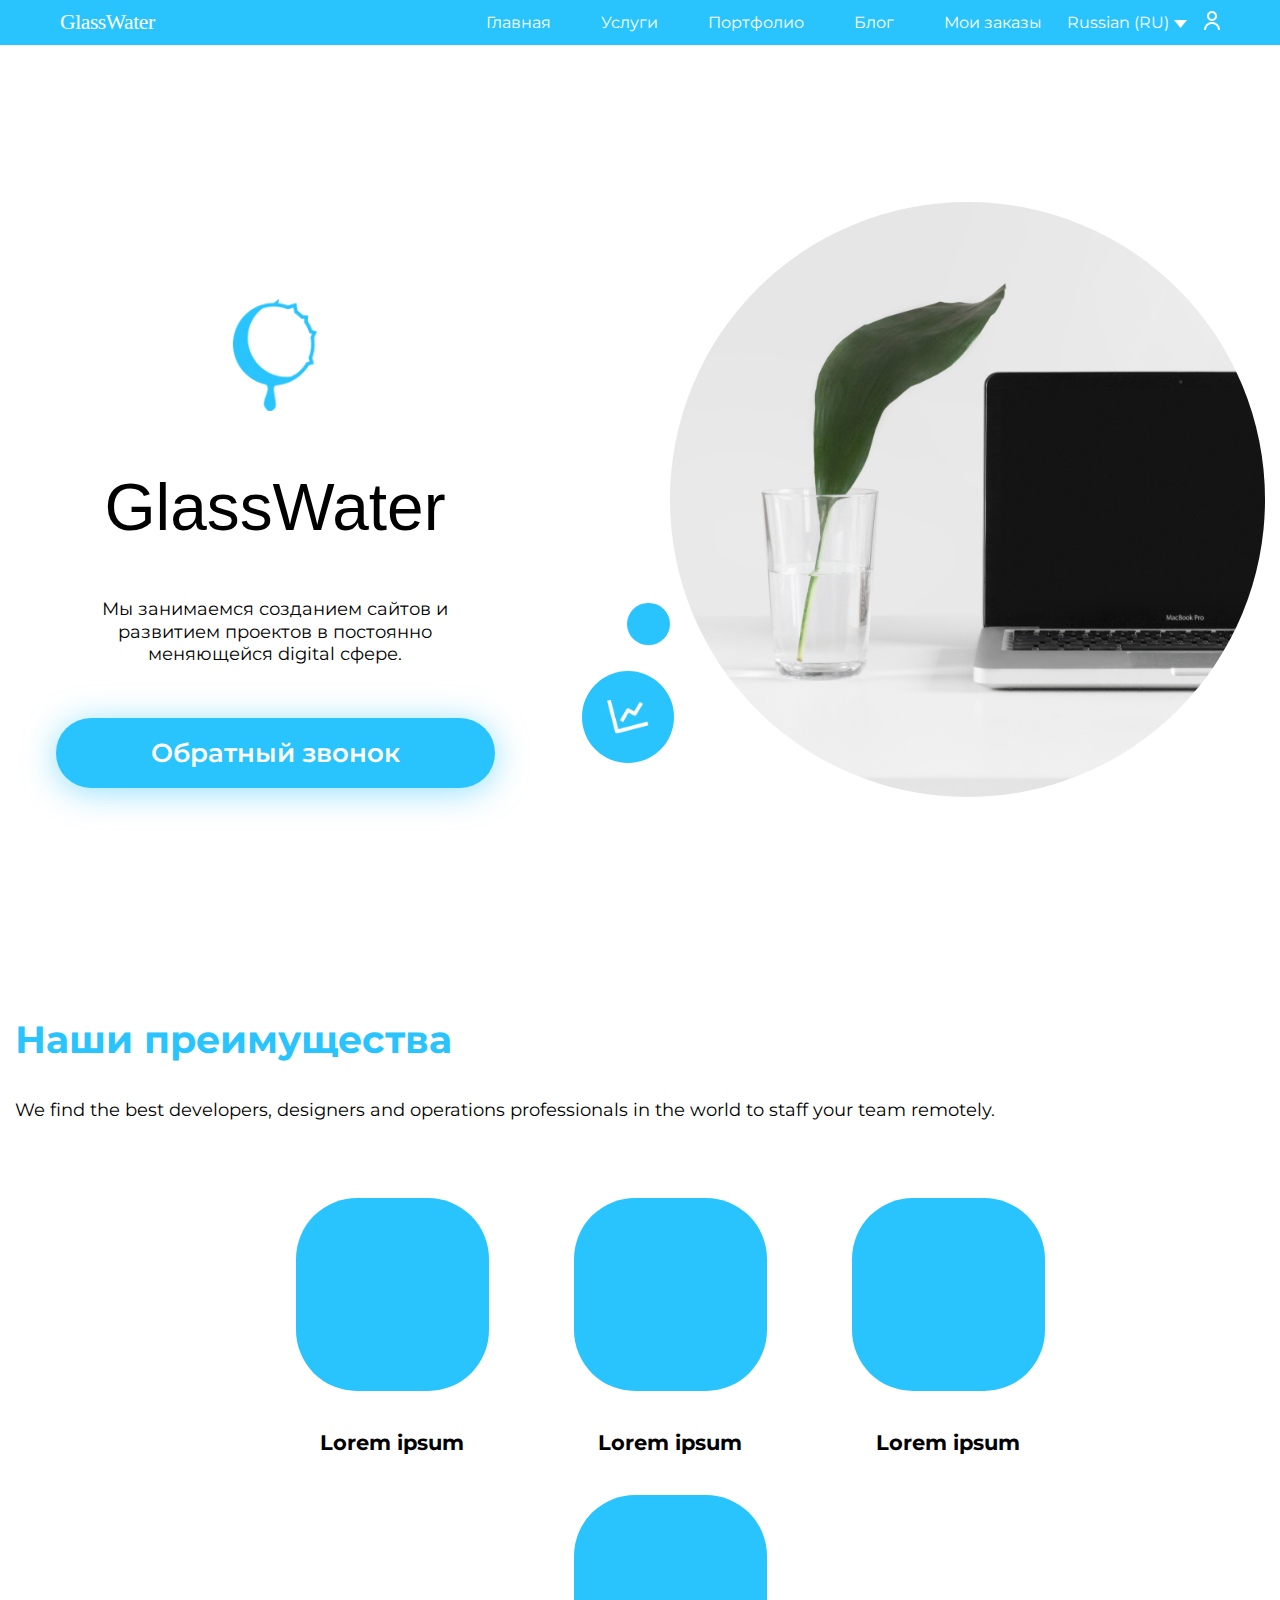
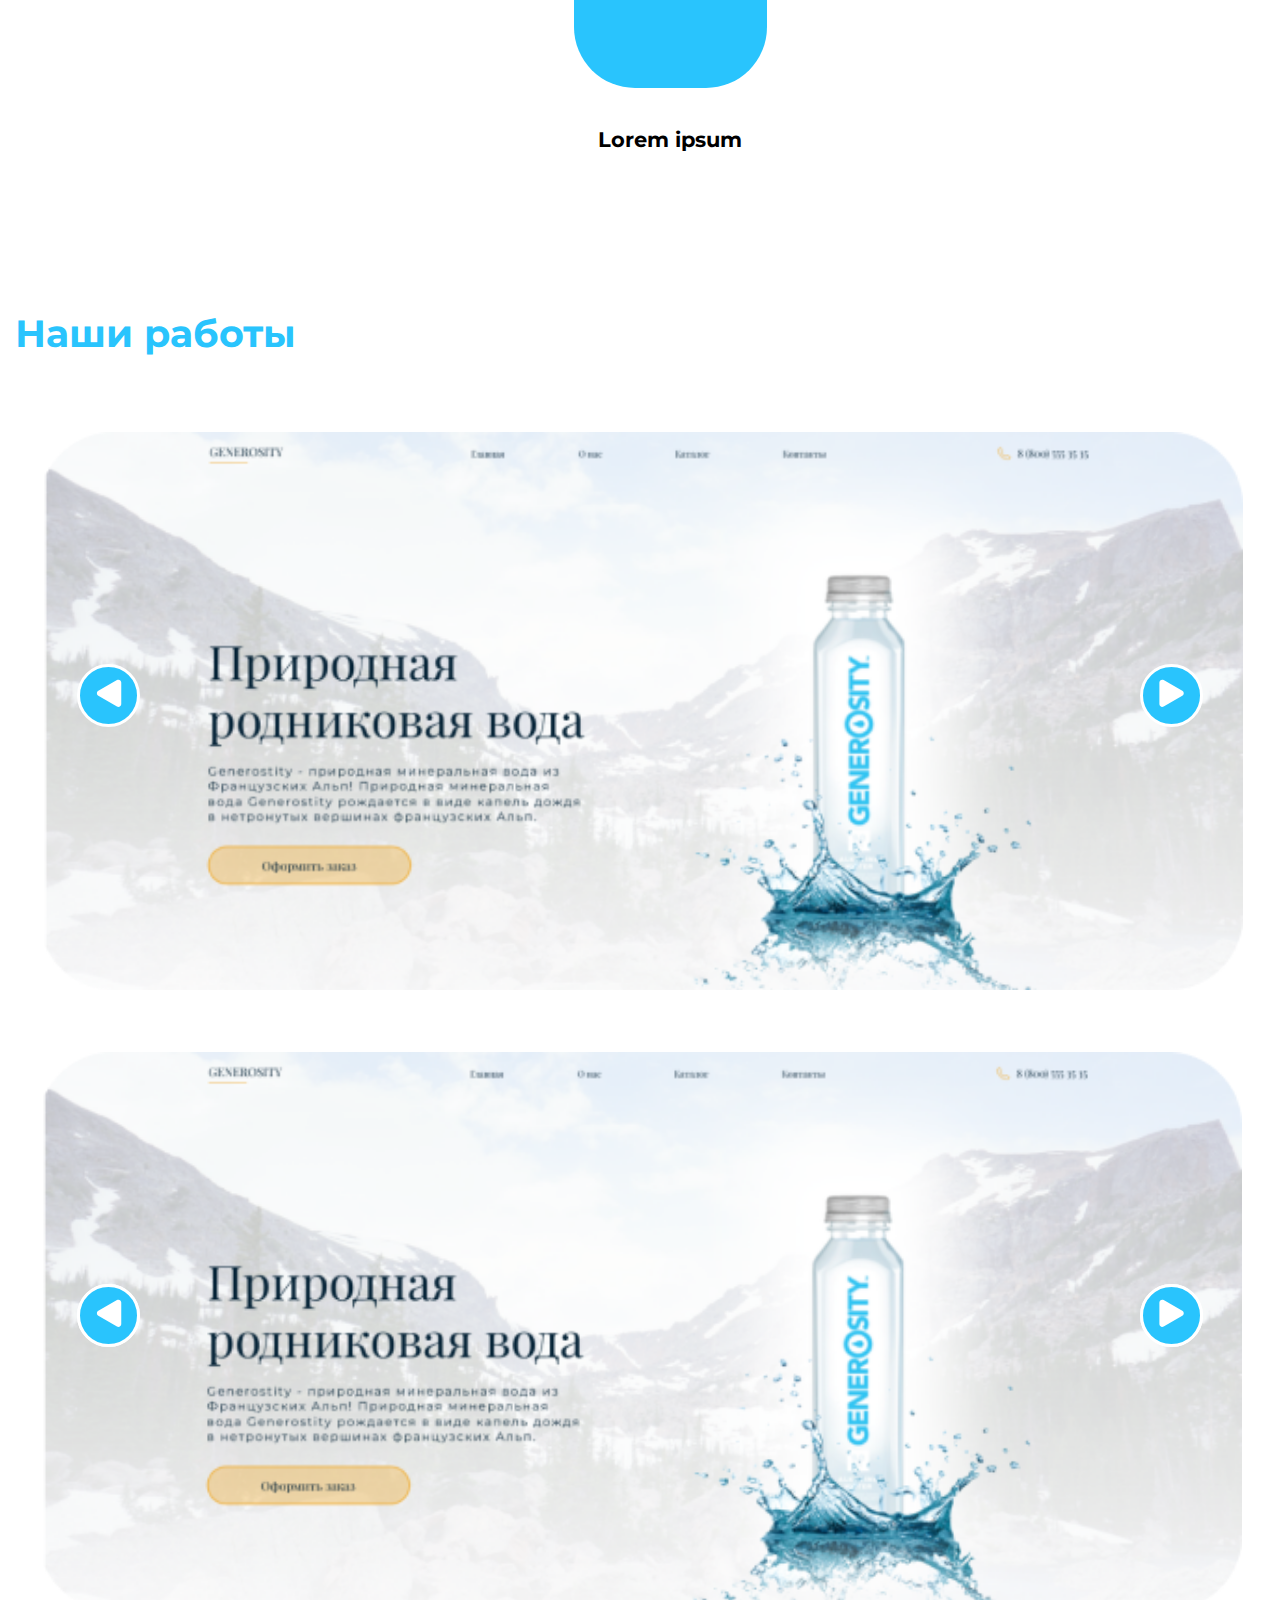
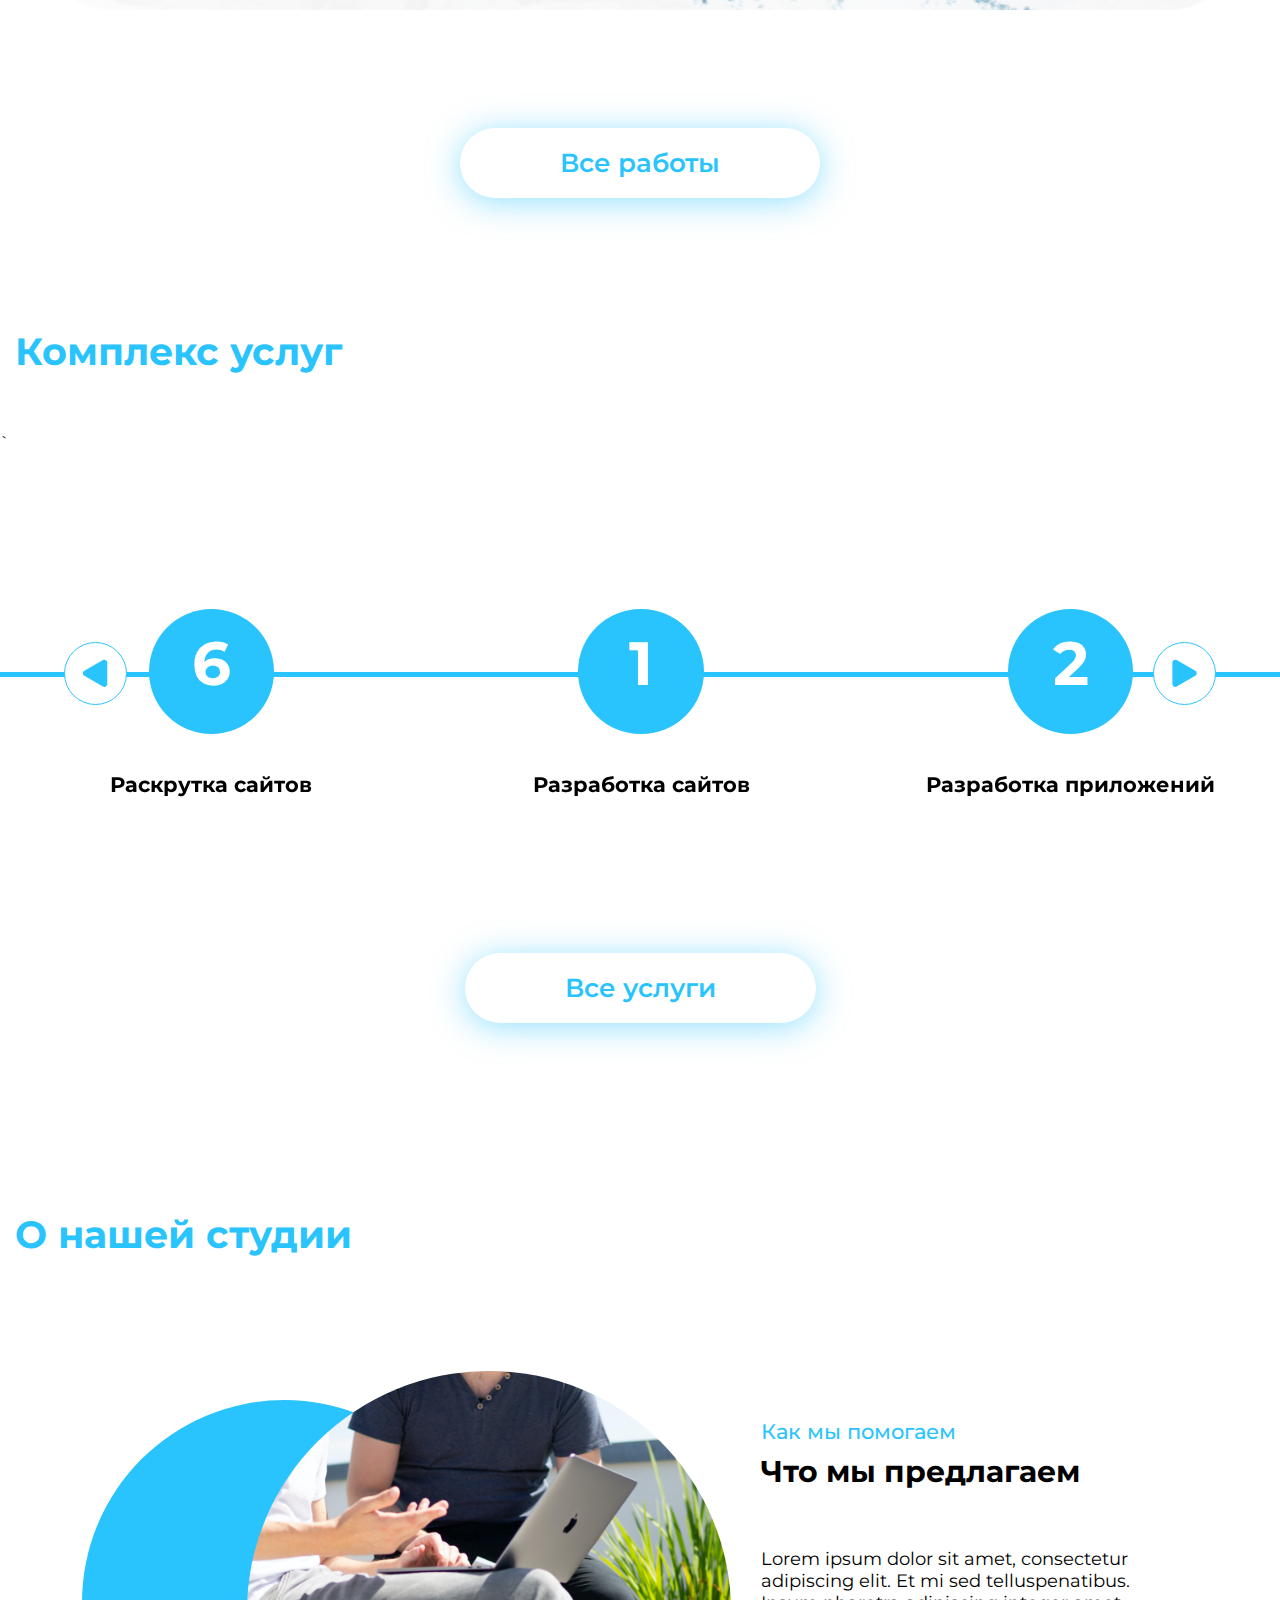
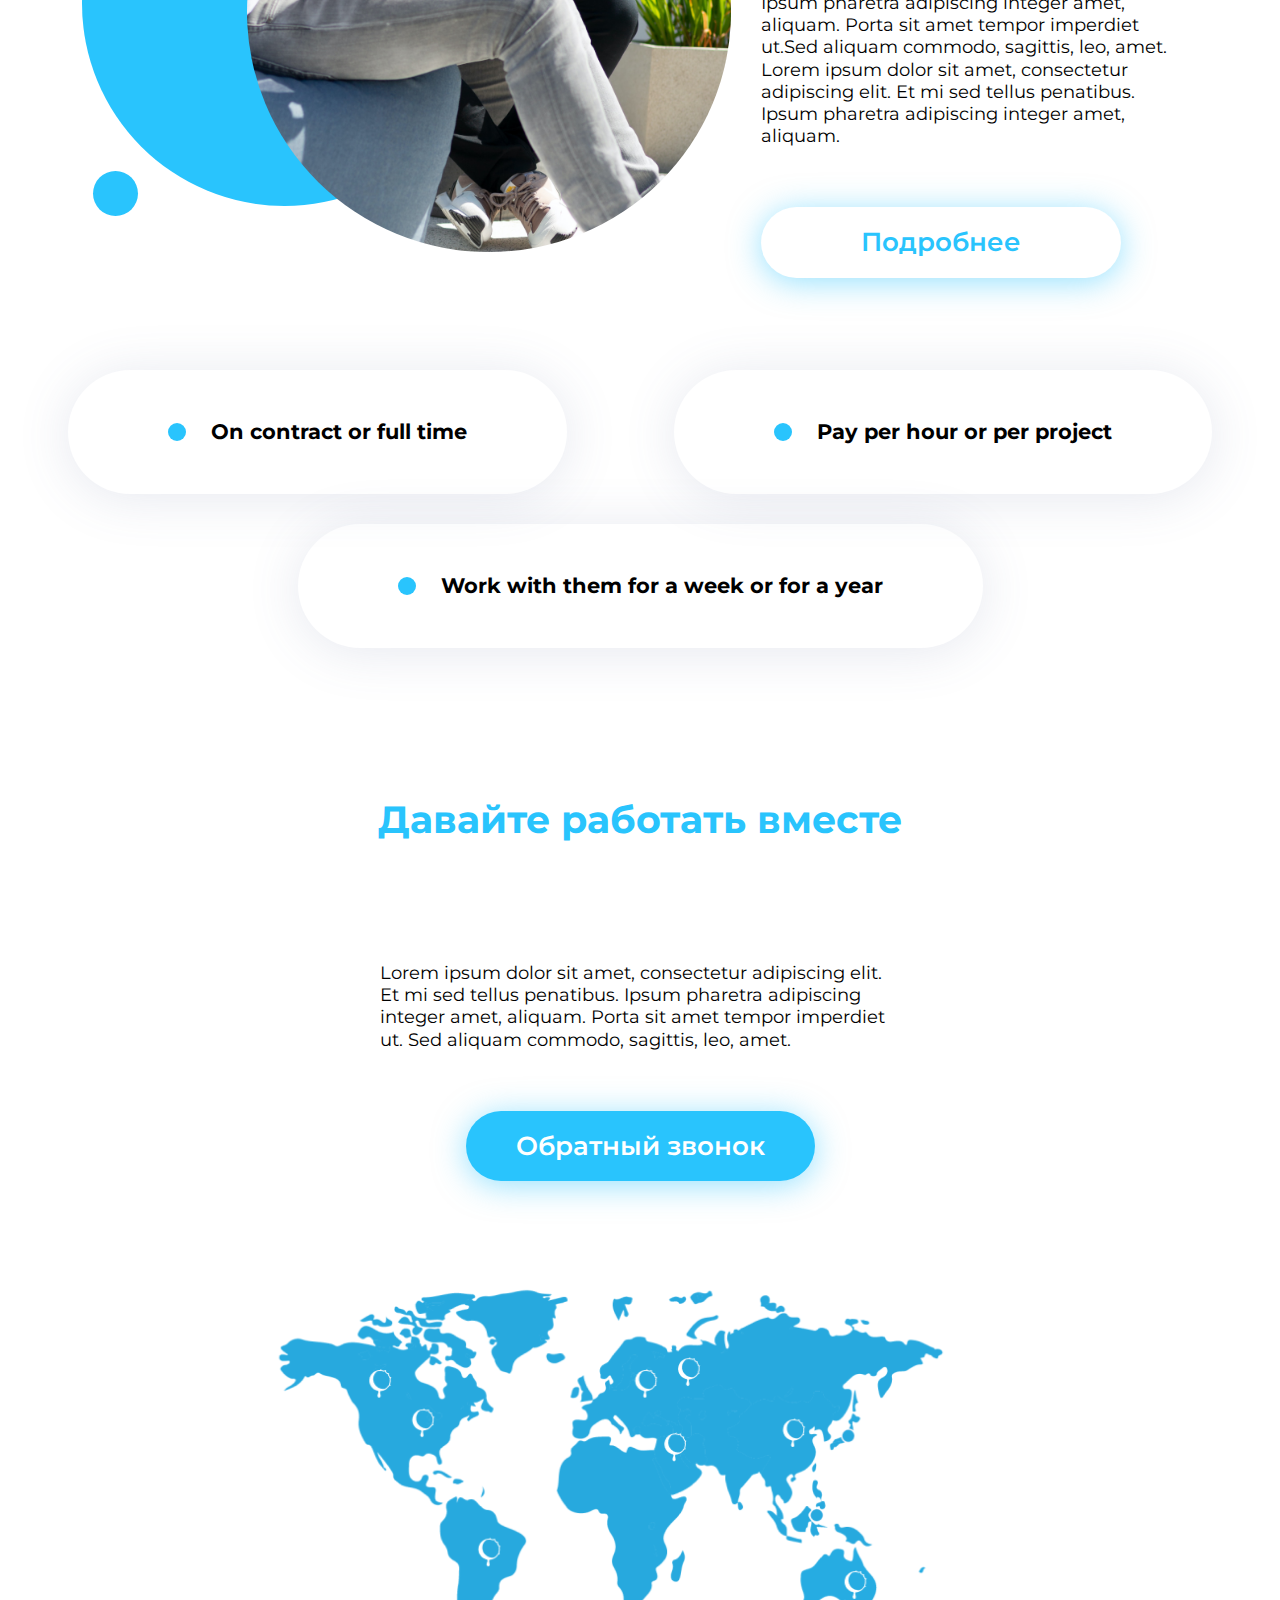
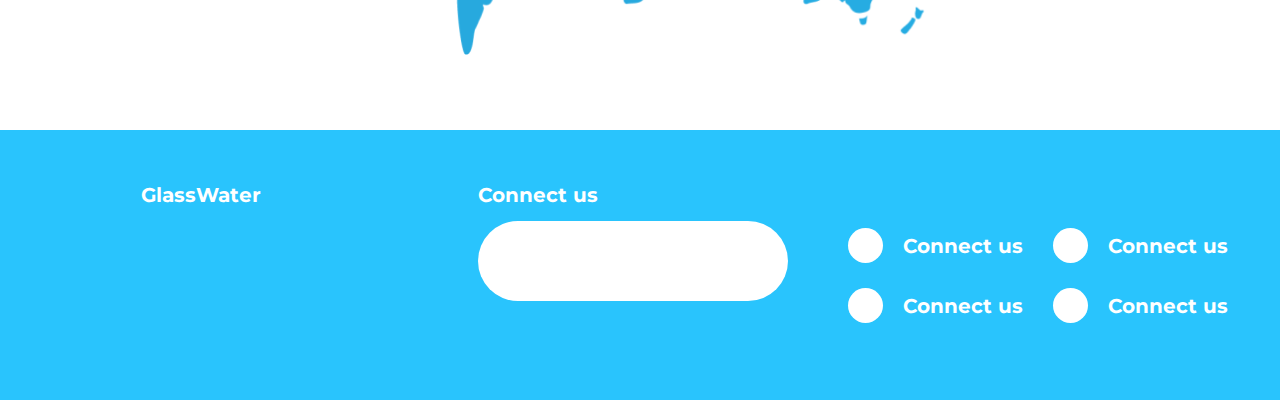
<file: index.html>
<!DOCTYPE html>
<html lang="en">
<head>
    <meta charset="UTF-8">
    <meta http-equiv="X-UA-Compatible" content="IE=edge">
    <meta name="viewport" content="width=device-width, initial-scale=1.0">
    <title>Glasswater</title>
    <link href="https://fonts.googleapis.com/css2?family=Montserrat:wght@400;500;600;700&display=swap" rel="stylesheet">  
    
      <link rel="stylesheet" href="./css/normalize.css">
    <link rel="stylesheet" href="./css/style.css">
    <link rel="stylesheet" href="./css/home.css">
</head>
<body>
    <header class="header">

    <div class="header__left">
        <a href="./index.html" class="header__logo">GlassWater</a>
    </div>
    <div class="header__right">
        <div class="header__menu">
                <ul class="menu __hidden-menu display-none_mob" id="__menu">
                    <li class="menu__list"><a href="./index.html" class="menu__link">Главная</a></li>
                    <li class="menu__list"><a href="./services.html" class="menu__link">Услуги</a></li>
                    <li class="menu__list"><a href="./portfolio.html" class="menu__link">Портфолио</a></li>
                    <li class="menu__list"><a href="./blog.html" class="menu__link">Блог</a></li>
                    <li class="menu__list"><a href="./order.html" class="menu__link">Мои заказы</a></li>
                </ul>
        </div>

        <div class="header__lang">Russian (RU)</div>


        <div class="header__user">
            <a href="./account.html"> <img src="./img/user.png" alt="user"> </a>
        </div>
        <div class="burger" id="__burger">
            <span id="__burger-item-1" class="burger__item "></span>
            <span id="__burger-item-2" class="burger__item"></span>
            <span id="__burger-item-3" class="burger__item"></span>
        </div>
    </div>
</header>
    <section class="main">
        <div class="container">
            <div class="hero">
                <div class="hero__left">
                    <div class="hero__logo">
                        <img src="./img/hero-logo.png" alt="GlassWater">
                    </div>
                    <h1 class="hero__title">
                        GlassWater
                    </h1>
                    <p class="text text_hero">
                        Мы занимаемся созданием сайтов и развитием проектов в постоянно меняющейся digital сфере.
                    </p>
                    <a class="button button_callback button_hero">
                        Обратный звонок
                    </a>
                </div>
                <div class="hero__right">
                    <div class="hero__image">
                        <img src="./img/hero-pc.png" alt="GlassWater-image">
                    </div>
                </div>
            </div>
        </div>
        <section class="container">
            <div class="privilege">
                <h2 class="title">Наши преимущества</h2>
                <p class="text text_privilege">We find the best developers, designers and operations professionals in the
                    world to staff your team remotely.</p>
                <div class="privilege__row">
                    <article class="privilege__item">
                        <div class="privilege__image">
                        </div>
                        <h3 class="subtitle subtitle_privilege">Lorem ipsum</h3>
                    </article>
                    <article class="privilege__item">
                        <div class="privilege__image">

                        </div>
                        <h3 class="subtitle subtitle_privilege">Lorem ipsum</h3>
                    </article>
                    <article class="privilege__item">
                        <div class="privilege__image">

                        </div>
                        <h3 class="subtitle subtitle_privilege">Lorem ipsum</h3>
                    </article>
                    <article class="privilege__item">
                        <div class="privilege__image">

                        </div>
                        <h3 class="subtitle subtitle_privilege">Lorem ipsum</h3>
                    </article>
                </div>

            </div>
        </section>
        <section class="works">
            <div class="container"><h2 class="title">Наши работы</h2></div>
            <div class="works__container_outer">
                <div class="works__slider">
                    <div class="glide works__glide_top">
                        <div class="glide__track" data-glide-el="track">
                            <ul class="glide__slides">
                                <li class="glide__slide">
                                    <article class="works__item">
                                        <img src="./img/works-1.png" alt="">
                                    </article>
                                </li>
                                <li class="glide__slide">
                                    <article class="works__item">
                                        <img src="./img/works-2.png" alt="">
                                    </article>
                                </li>
                                <li class="glide__slide">
                                    <article class="works__item">
                                        <img src="./img/works-3.png" alt="">
                                    </article>
                                </li>
                            </ul>
                        </div>
                        <div class="glide__arrows" data-glide-el="controls">
                            <button class="glide__arrow glide__arrow--left" data-glide-dir="<">
                                <svg width="26" height="30" viewBox="0 0 26 30" fill="none" xmlns="http://www.w3.org/2000/svg">
                                    <path d="M1.5 17.5981C-0.499997 16.4434 -0.500001 13.5566 1.5 12.4019L21 1.1436C23 -0.0111057 25.5 1.43227 25.5 3.74167L25.5 26.2583C25.5 28.5677 23 30.0111 21 28.8564L1.5 17.5981Z" fill="white"/>
                                </svg>
                            </button>
                            <button class="glide__arrow glide__arrow--right" data-glide-dir=">">
                                <svg width="26" height="30" viewBox="0 0 26 30" fill="none" xmlns="http://www.w3.org/2000/svg">
                                    <path d="M24.5 17.5981C26.5 16.4434 26.5 13.5566 24.5 12.4019L5.00001 1.1436C3.00001 -0.0111057 0.500001 1.43227 0.500001 3.74167L0.5 26.2583C0.5 28.5677 3 30.0111 5 28.8564L24.5 17.5981Z" fill="white"/>
                                </svg>

                            </button>
                        </div>
                    </div>
                </div>

            </div>
            <div class="works__container_outer">
                <div class="works__slider">
                    <div class="glide works__glide_bottom">
                        <div class="glide__track glide__track_bottom" data-glide-el="track">
                            <ul class="glide__slides">
                                <li class="glide__slide">
                                    <article class="works__item works__item_bottom">
                                        <img src="./img/works-3.png" alt="">
                                    </article>
                                </li>
                                <li class="glide__slide">
                                    <article class="works__item works__item_bottom">
                                        <img src="./img/works-1.png" alt="">
                                    </article>
                                </li>
                                <li class="glide__slide">
                                    <article class="works__item works__item_bottom">
                                        <img src="./img/works-2.png" alt="">
                                    </article>
                                </li>
                            </ul>
                        </div>
                        <div class="glide__arrows" data-glide-el="controls">
                            <button class="glide__arrow glide__arrow--left" data-glide-dir="<"></button>
                            <button class="glide__arrow glide__arrow--right" data-glide-dir=">"></button>
                        </div>
                        <div class="glide__arrows" data-glide-el="controls">
                            <button class="glide__arrow glide__arrow--left" data-glide-dir="<">
                                <svg width="26" height="30" viewBox="0 0 26 30" fill="none" xmlns="http://www.w3.org/2000/svg">
                                    <path d="M1.5 17.5981C-0.499997 16.4434 -0.500001 13.5566 1.5 12.4019L21 1.1436C23 -0.0111057 25.5 1.43227 25.5 3.74167L25.5 26.2583C25.5 28.5677 23 30.0111 21 28.8564L1.5 17.5981Z" fill="white"/>
                                </svg>
                            </button>
                            <button class="glide__arrow glide__arrow--right" data-glide-dir=">">
                                <svg width="26" height="30" viewBox="0 0 26 30" fill="none" xmlns="http://www.w3.org/2000/svg">
                                    <path d="M24.5 17.5981C26.5 16.4434 26.5 13.5566 24.5 12.4019L5.00001 1.1436C3.00001 -0.0111057 0.500001 1.43227 0.500001 3.74167L0.5 26.2583C0.5 28.5677 3 30.0111 5 28.8564L24.5 17.5981Z" fill="white"/>
                                </svg>

                            </button>
                        </div>
                    </div>
                </div>
            </div>
            <div class="works__bottom">
                <a href="./portfolio.html" class="button button_white">Все работы</a>
            </div>
        </section>
        <section class="services">
            <div class="container">
                <h2 class="title">Комплекс услуг</h2>
            </div>
            `        <div class="services__inner">
            <div class="services__slider_outer">
                <div class="services__slider_inner">
                    <div class="glide services__glide">
                        <div class="glide__track" data-glide-el="track">
                            <ul class="glide__slides">
                                <li class="glide__slide services__slide">
                                    <div class="services__item">
                                            <span class="services__number">
                                                1
                                            </span>
                                        <h3 class="subtitle subtitle_services">Разработка сайтов</h3>
                                    </div>
                                </li>
                                <li class="glide__slide services__slide">
                                    <div class="services__item">
                                            <span class="services__number">
                                                2
                                            </span>
                                        <h3 class="subtitle subtitle_services">Разработка приложений</h3>
                                    </div>
                                </li>
                                <li class="glide__slide services__slide">
                                    <div class="services__item">
                                            <span class="services__number">
                                                3
                                            </span>
                                        <h3 class="subtitle subtitle_services">Раскрутка сайтов</h3>
                                    </div>
                                </li>
                                <li class="glide__slide services__slide">
                                    <div class="services__item">
                                            <span class="services__number">
                                                4
                                            </span>
                                        <h3 class="subtitle subtitle_services">Разработка сайтов</h3>
                                    </div>
                                </li>
                                <li class="glide__slide services__slide">
                                    <div class="services__item">
                                        <span class="services__number">
                                                5
                                            </span>
                                        <h3 class="subtitle subtitle_services">Разработка приложений</h3>
                                    </div>
                                </li>
                                <li class="glide__slide services__slide">
                                    <div class="services__item">
                                            <span class="services__number">
                                                6
                                            </span>
                                        <h3 class="subtitle subtitle_services">Раскрутка сайтов</h3>
                                    </div>
                                </li>
                            </ul>
                        </div>
                        <div class="glide__arrows" data-glide-el="controls">
                            <button class="services__arrow services__arrow_left glide__arrow" data-glide-dir="<">
                                <svg width="30" height="30" viewBox="0 0 26 30" fill="none" xmlns="http://www.w3.org/2000/svg">
                                    <path d="M1.5 17.5981C-0.499997 16.4434 -0.500001 13.5566 1.5 12.4019L21 1.1436C23 -0.0111057 25.5 1.43227 25.5 3.74167L25.5 26.2583C25.5 28.5677 23 30.0111 21 28.8564L1.5 17.5981Z" fill="#29C4FD"/>
                                </svg>
                            </button>
                            <button class="services__arrow services__arrow_right glide__arrow" data-glide-dir=">">
                                <svg width="30" height="30" viewBox="0 0 26 30" fill="none" xmlns="http://www.w3.org/2000/svg">
                                    <path d="M24.5 17.5981C26.5 16.4434 26.5 13.5566 24.5 12.4019L5.00001 1.1436C3.00001 -0.0111057 0.500001 1.43227 0.500001 3.74167L0.5 26.2583C0.5 28.5677 3 30.0111 5 28.8564L24.5 17.5981Z" fill="#29C4FD"/>
                                </svg>

                            </button>
                        </div>
                    </div>
                </div>

            </div>
            <div class="services__bottom">
                <a href="./services.html" class="button button_white">Все услуги</a>
            </div>
        </div>
        </section>
        <section class="container">
            <div class="about">
                <h2 class="title">О нашей студии</h2>
                <div class="about__inner">
                    <div class="about__left">
                        <div class="about__image">
                            <img src="./img/about-image.png" alt="about">
                        </div>
                    </div>
                    <div class="about__right">
                        <h3 class="subtitle subtitle_about">Как мы помогаем</h3>
                        <h2 class="about__title">Что мы предлагаем</h2>
                        <p class="text text_about">Lorem ipsum dolor sit amet, consectetur adipiscing elit. Et mi sed
                            telluspenatibus. Ipsum pharetra adipiscing integer amet, aliquam. Porta sit amet tempor
                            imperdiet
                            ut.Sed
                            aliquam commodo, sagittis, leo, amet. Lorem ipsum dolor sit amet, consectetur adipiscing elit.
                            Et mi
                            sed tellus penatibus. Ipsum pharetra adipiscing integer amet, aliquam. </p>
                        <a class="button button_white">
                            Подробнее
                        </a>
                    </div>
                </div>
                <div class="about__bottom">
                    <div class="about__row">
                        <div class="about__item">
                            <div class="about__circle">

                            </div>
                            <h3 class="subtitle">On contract or full time </h3>
                        </div>
                        <div class="about__item">
                            <div class="about__circle">

                            </div>
                            <h3 class="subtitle">Pay per hour or per project
                            </h3>
                        </div>
                    </div>
                    <div class="about__row">
                        <div class="about__item">
                            <div class="about__circle">

                            </div>
                            <h3 class="subtitle">Work with them for a week or for a year</h3>
                        </div>

                    </div>
                </div>
            </div>
        </section>
        <section class="contacts ">
            <div class="container"><h2 class="title">Давайте работать вместе</h2>
            </div>
            <div class="contacts__inner">
                <div class="contacts__left">
                    <p class="text text_contacts">Lorem ipsum dolor sit amet, consectetur adipiscing elit. Et mi sed tellus
                        penatibus. Ipsum pharetra adipiscing integer amet, aliquam. Porta sit amet tempor imperdiet ut. Sed
                        aliquam commodo, sagittis, leo, amet.
                    </p>
                    <a class="button button_callback button_contacts">Обратный звонок</a>
                    <div class="contacts__image">
                        <img src="./img/map.png" alt="">
                    </div>
                </div>
                <div class="contacts__right">
                    <div class="contacts__background">
                        <img src="./img/contacts-bg.png" alt="">
                        <h2 class="title title_contacts">Работаем по всему миру</h2>
                    </div>
                </div>
            </div>

        </section>
    </section>

    <footer class="footer">
        <div class="footer__left">
            <div class="footer__logo">GlassWater</div>
            <div class="footer__year"><?php echo $year; ?></div>
        </div>
        <div class="footer__right">
            <div class="footer__info">
                <span class="footer__text">Connect us</span>
                <div class="footer__button"></div>
            </div>
            <div class="footer__column">
                <div class="footer__row">
                    <div class="footer__image"></div>
                    <span class="footer__text">Connect us</span>
                </div>
                <div class="footer__row">
                    <div class="footer__image"></div>
                    <span class="footer__text">Connect us</span>
                </div>
            </div>
            <div class="footer__column">
                <div class="footer__row">
                    <div class="footer__image"></div>
                    <span class="footer__text">Connect us</span>
                </div>
                <div class="footer__row">
                    <div class="footer__image"></div>
                    <span class="footer__text">Connect us</span>
                </div>
            </div>
        </div>
    </footer>

    <script src="./js/glide/dist/glide.min.js"></script>
    <script src="./js/main.js"></script>
    <script src="./js/home.js"></script>

</body>
</html>
</file>
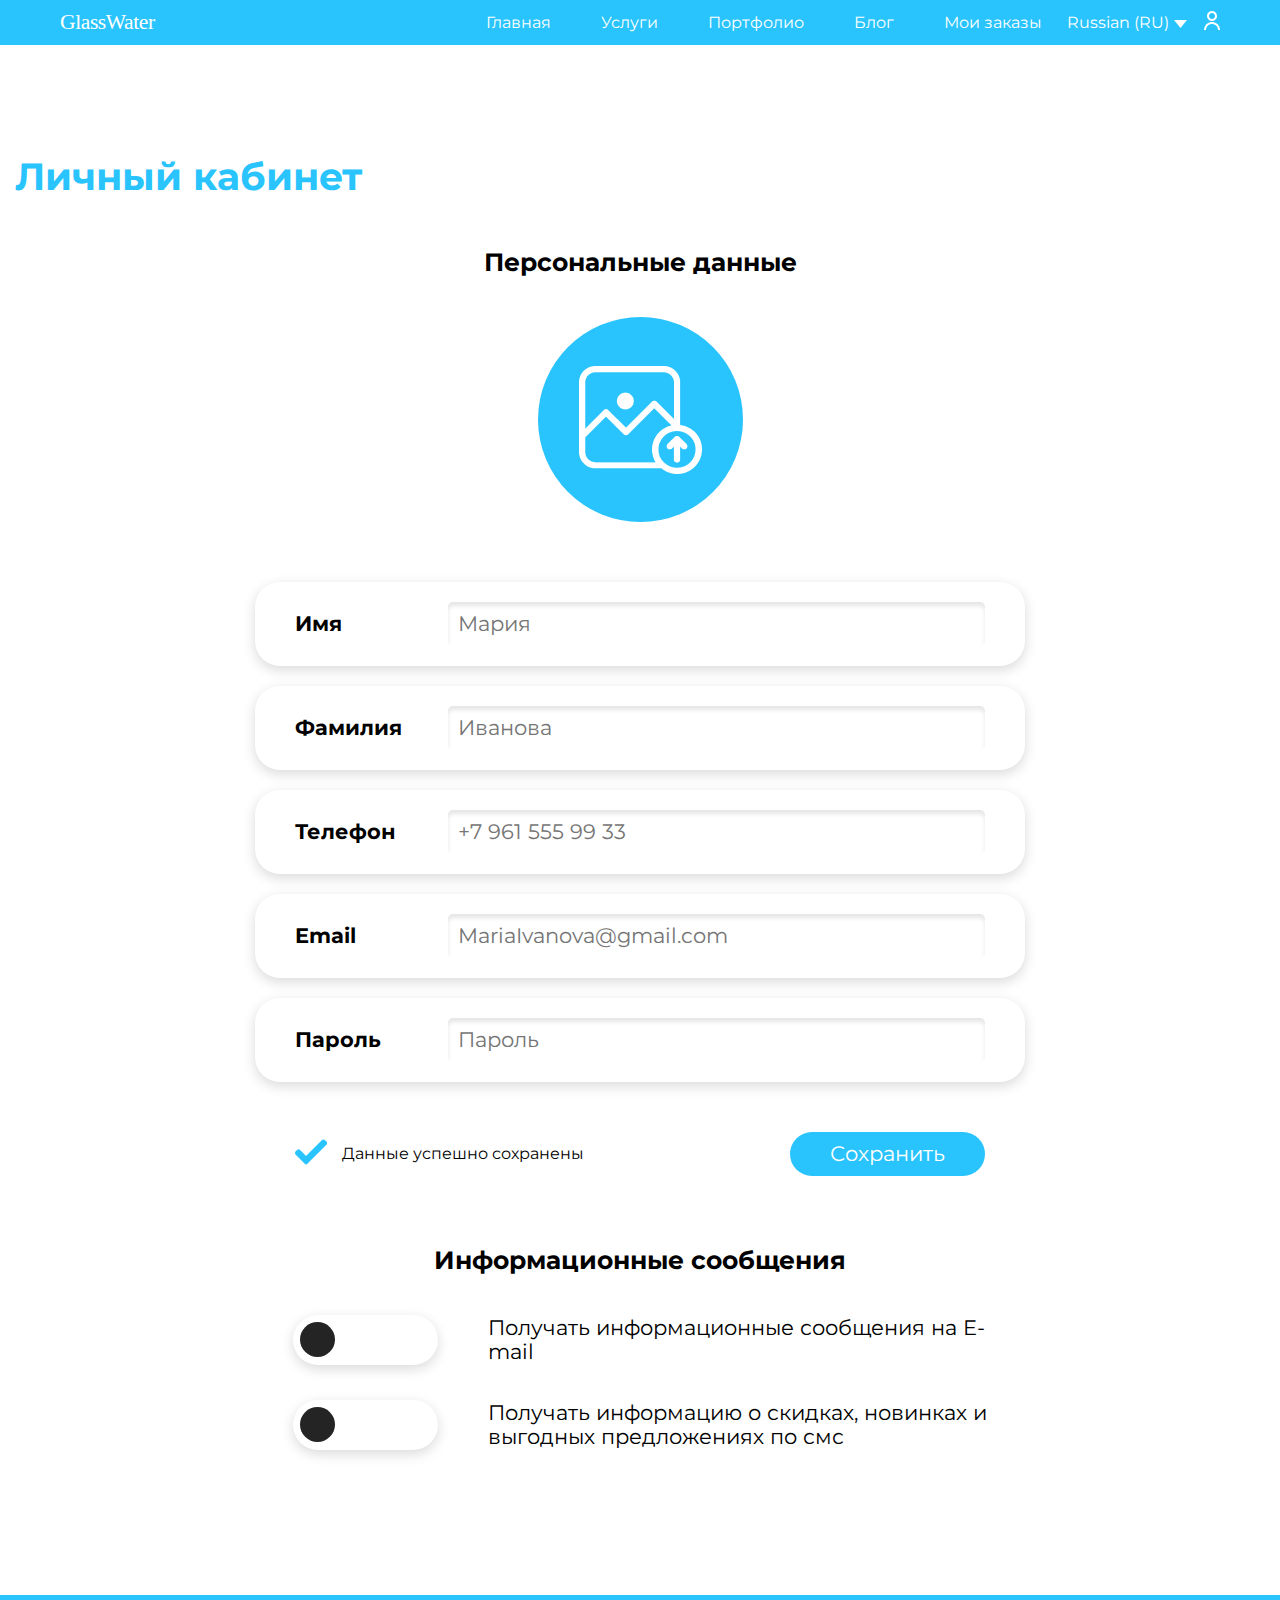
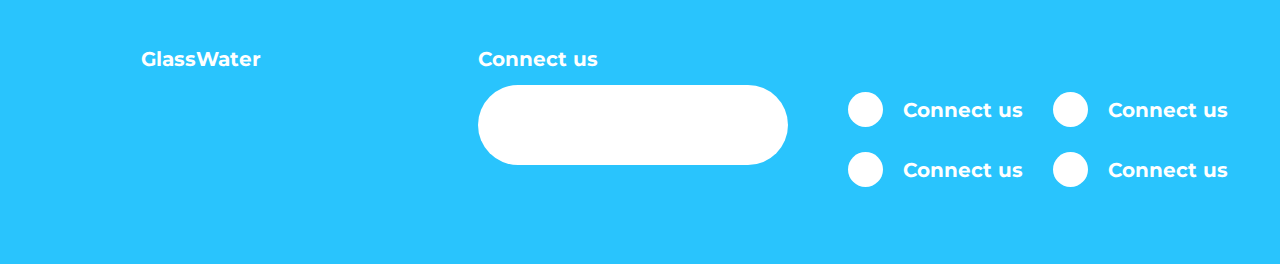
<file: account.html>
<!DOCTYPE html>
<html lang="en">
<head>
    <meta charset="UTF-8">
    <meta http-equiv="X-UA-Compatible" content="IE=edge">
    <meta name="viewport" content="width=device-width, initial-scale=1.0">
    <title>Личный кабинет</title>
    <link href="https://fonts.googleapis.com/css2?family=Montserrat:wght@400;500;600;700&display=swap" rel="stylesheet">

    <link rel="stylesheet" href="./css/normalize.css">
    <link rel="stylesheet" href="./css/style.css">
    <link rel="stylesheet" href="./css/account.css">

    </head>
<body>
    <header class="header">

    <div class="header__left">
        <a href="./index.html" class="header__logo">GlassWater</a>
    </div>
    <div class="header__right">
        <div class="header__menu">
            <ul class="menu __hidden-menu display-none_mob" id="__menu">
                <li class="menu__list"><a href="./index.html" class="menu__link">Главная</a></li>
                <li class="menu__list"><a href="./services.html" class="menu__link">Услуги</a></li>
                <li class="menu__list"><a href="./portfolio.html" class="menu__link">Портфолио</a></li>
                <li class="menu__list"><a href="./blog.html" class="menu__link">Блог</a></li>
                <li class="menu__list"><a href="./order.html" class="menu__link">Мои заказы</a></li>
            </ul>
        </div>

        <div class="header__lang">Russian (RU)</div>


        <div class="header__user">
            <a href="./account.html"> <img src="./img/user.png" alt="user"> </a>
        </div>
        <div class="burger" id="__burger">
            <span id="__burger-item-1" class="burger__item "></span>
            <span id="__burger-item-2" class="burger__item"></span>
            <span id="__burger-item-3" class="burger__item"></span>
        </div>
    </div>
</header>

    <section class="account">
        <h2 class="title title_account">Личный кабинет</h2>
        <h3 class="account__subtitle">Персональные данные</h3>
        <form class="form" action="">
            <div class="upload">
                <label class="upload__label" for="upload">
                    <img src="./img/account/avatar.png" alt="">
                </label>
                <input type="file" id="upload" class="hide" name="upload">
            </div>
            <div class="form__row">
                <label class="subtitle" for="name">Имя</label>
                <input type="text" id="name" name="name" placeholder="Мария">
            </div>

            <div class="form__row">
                <label class="subtitle" for="lastName">Фамилия</label>
                <input type="text" id="lastName" name="lastName" placeholder="Иванова">
            </div>

            <div class="form__row">
                <label class="subtitle" for="phone">Телефон</label>
                <input type="text" id="phone" name="phone" placeholder="+7 961 555 99 33">
            </div>
            <div class="form__row">
                <label for="email" class="subtitle">Email</label>
                <input type="text" id="email" name="email"  placeholder="MariaIvanova@gmail.com">
            </div>
            <div class="form__row">
                <label for="password" class="subtitle">Пароль</label>
                <input type="password" id="password"name="password" placeholder="Пароль">
            </div>
            <div class="form__row submit">
                <div class="success">
                    <div class="success__image">
                        <img src="./img/account/check.png" alt="">
                    </div>
                    <span class="success__text">Данные успешно сохранены</span>
                </div>

                <button class="button" type="submit">Сохранить</button>
            </div>
            <div class="info">
                <h3 class="account__subtitle account__subtitle_info">Информационные сообщения</h3>
                <div class="info__row">
                    <input type="checkbox" id="info__email" class="info__checkbox" >
                    <label class="info__fake" for="info__email"></label>
                    <label class="subtitle subtitle_normal" for="info__email">Получать информационные сообщения на E-mail</label>
                </div>
                <div class="info__row">
                    <input type="checkbox" id="info__sms" class="info__checkbox" >
                    <label class="info__fake" for="info__sms"></label>
                    <label class="subtitle subtitle_normal" for="info__sms">Получать информацию о скидках, новинках и выгодных предложениях по смс</label>
                </div>
            </div>

        </form>

    </section>

    <footer class="footer">
        <div class="footer__left">
            <div class="footer__logo">GlassWater</div>
            <div class="footer__year"><?php echo $year; ?></div>
        </div>
        <div class="footer__right">
            <div class="footer__info">
                <span class="footer__text">Connect us</span>
                <div class="footer__button"></div>
            </div>
            <div class="footer__column">
                <div class="footer__row">
                    <div class="footer__image"></div>
                    <span class="footer__text">Connect us</span>
                </div>
                <div class="footer__row">
                    <div class="footer__image"></div>
                    <span class="footer__text">Connect us</span>
                </div>
            </div>
            <div class="footer__column">
                <div class="footer__row">
                    <div class="footer__image"></div>
                    <span class="footer__text">Connect us</span>
                </div>
                <div class="footer__row">
                    <div class="footer__image"></div>
                    <span class="footer__text">Connect us</span>
                </div>
            </div>
        </div>
    </footer>

<script src="./js/main.js"></script>
</body>
</html>
</file>
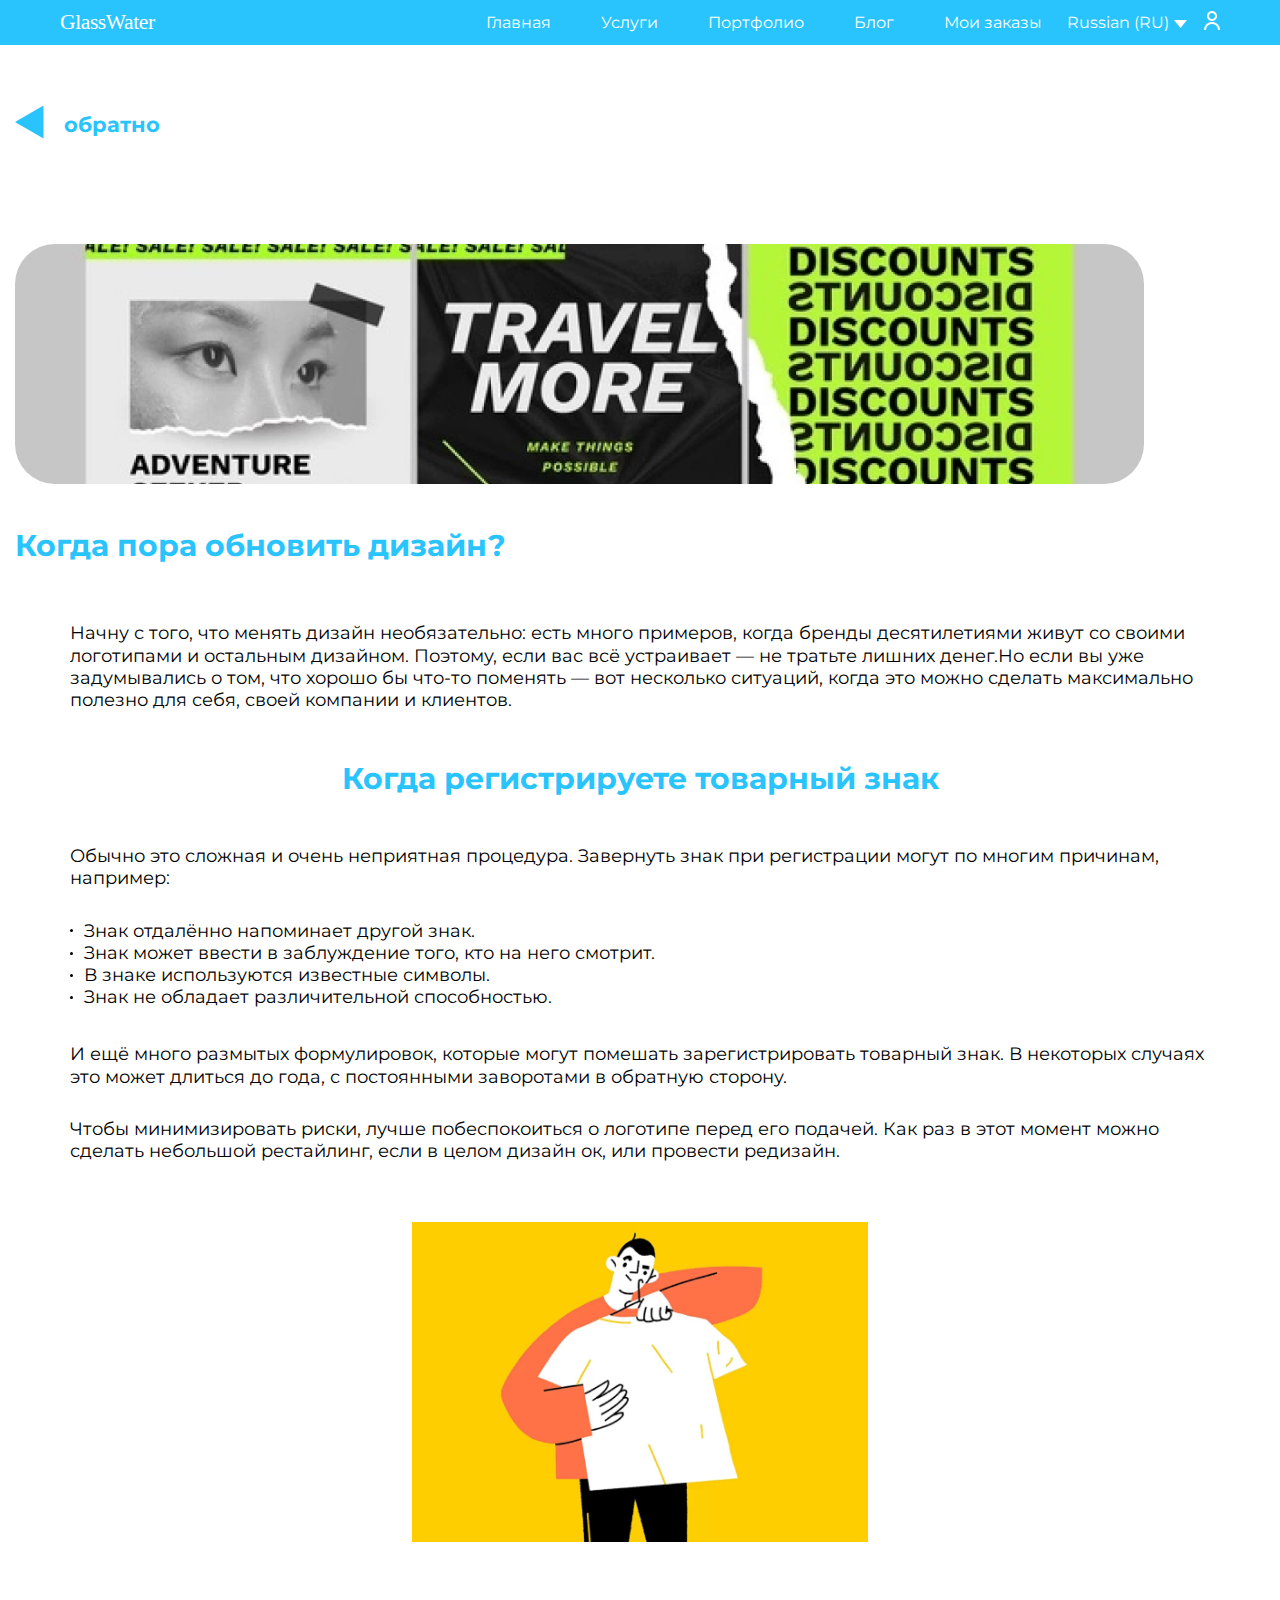
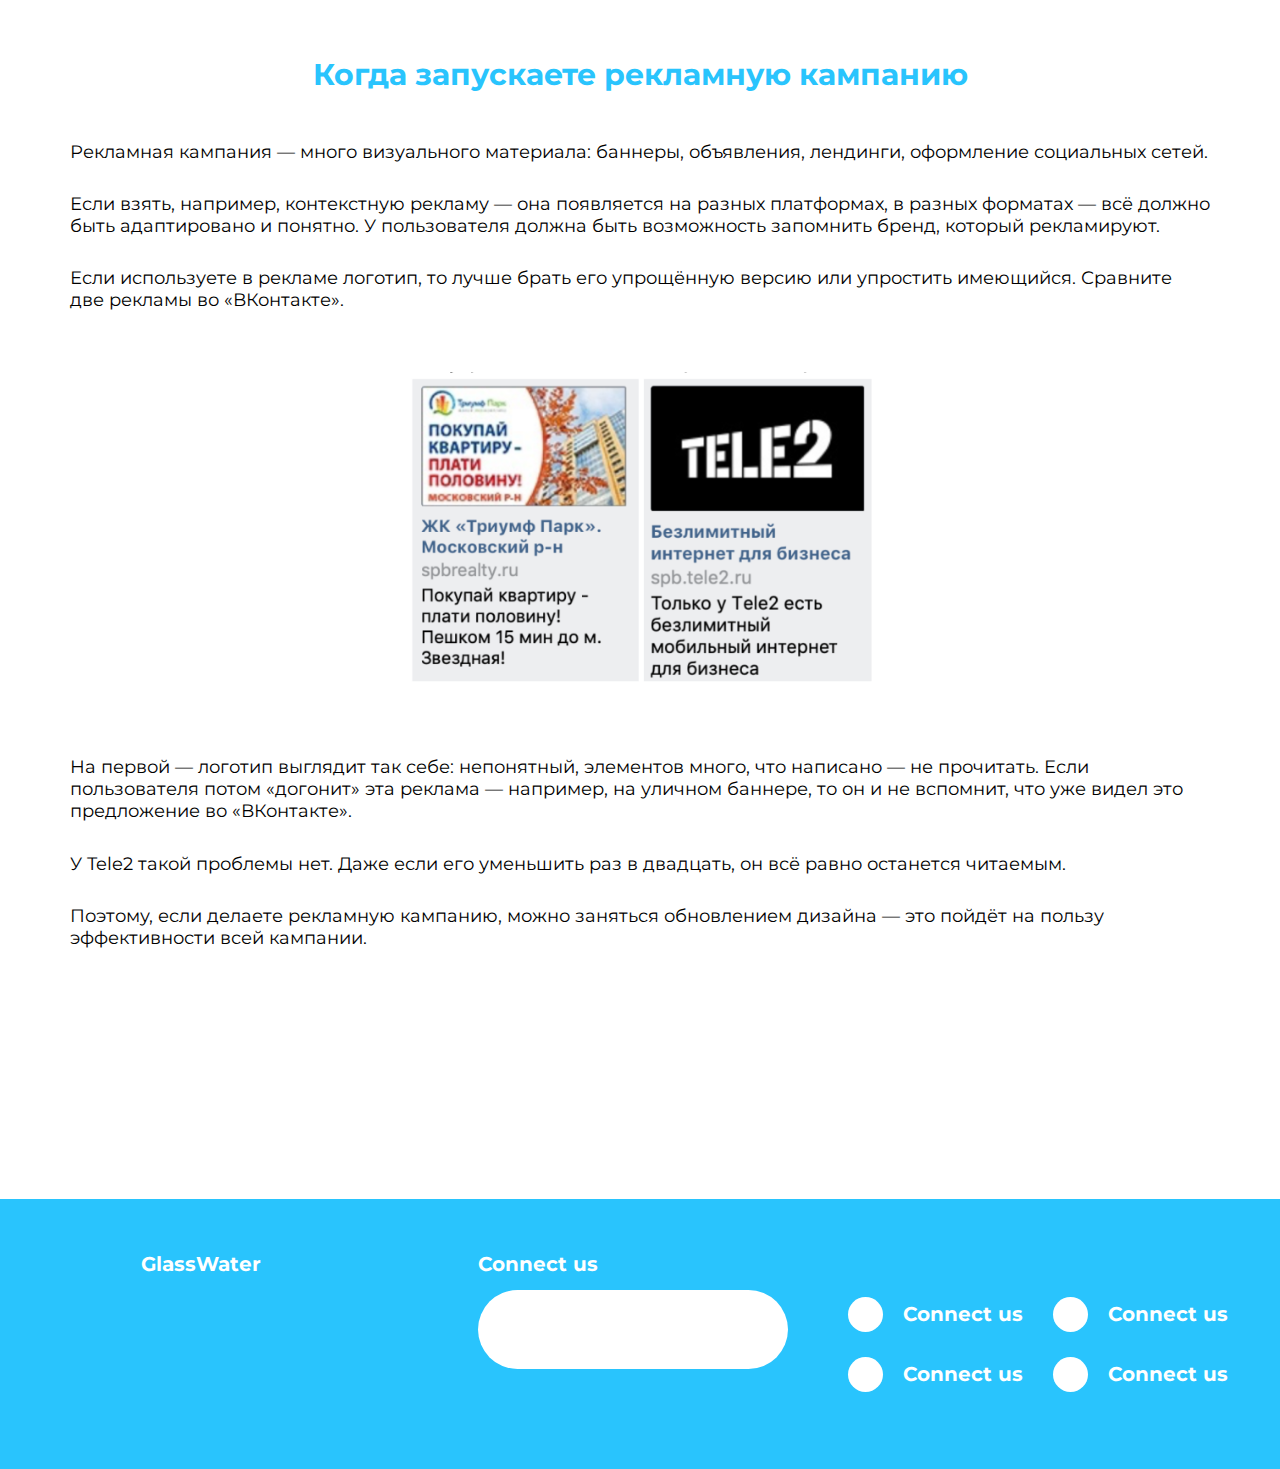
<file: blog-inside.html>
<!DOCTYPE html>
<html lang="en">
<head>
    <meta charset="UTF-8">
    <meta http-equiv="X-UA-Compatible" content="IE=edge">
    <meta name="viewport" content="width=device-width, initial-scale=1.0">
    <title>Блог</title>
    <link href="https://fonts.googleapis.com/css2?family=Montserrat:wght@400;500;600;700&display=swap" rel="stylesheet">

    <link rel="stylesheet" href="./css/normalize.css">
    <link rel="stylesheet" href="./css/style.css">
    <link rel="stylesheet" href="./css/blog-inside.css">

    </head>
<body>
    <header class="header">

    <div class="header__left">
        <a href="./index.html" class="header__logo">GlassWater</a>
    </div>
    <div class="header__right">
        <div class="header__menu">
            <ul class="menu __hidden-menu display-none_mob" id="__menu">
                <li class="menu__list"><a href="./index.html" class="menu__link">Главная</a></li>
                <li class="menu__list"><a href="./services.html" class="menu__link">Услуги</a></li>
                <li class="menu__list"><a href="./portfolio.html" class="menu__link">Портфолио</a></li>
                <li class="menu__list"><a href="./blog.html" class="menu__link">Блог</a></li>
                <li class="menu__list"><a href="./order.html" class="menu__link">Мои заказы</a></li>
            </ul>
        </div>

        <div class="header__lang">Russian (RU)</div>


        <div class="header__user">
            <a href="./account.html"> <img src="./img/user.png" alt="user"> </a>
        </div>
        <div class="burger" id="__burger">
            <span id="__burger-item-1" class="burger__item "></span>
            <span id="__burger-item-2" class="burger__item"></span>
            <span id="__burger-item-3" class="burger__item"></span>
        </div>
    </div>
</header>

    <section class="blog">
        <div class="blog__header">
            <div class="subtitle blog__prev">
                <a href="./blog.html">
                    <svg width="29" height="34" viewBox="0 0 29 34" fill="none" xmlns="http://www.w3.org/2000/svg">
                        <path d="M-8.30516e-07 17L28.5 0.545516L28.5 33.4545L-8.30516e-07 17Z" fill="#29C4FD"/>
                    </svg>
                </a>
                <a href="./blog.html"><span>обратно</span></a>

            </div>
            <div class="blog__image blog__image_header">
                <img src="./img/blog-inside/header.png" alt="">
            </div>
            <h2 class="title">Когда пора обновить дизайн? </h2>
        </div>
        <div class="blog-content">
            <div class="blog-content__text">
                <p class="text">Начну с того, что менять дизайн необязательно: есть много примеров, когда бренды десятилетиями живут со своими логотипами и остальным дизайном. Поэтому, если вас всё устраивает — не тратьте лишних денег.Но если вы уже задумывались о том, что хорошо бы что-то поменять — вот несколько ситуаций, когда это можно сделать максимально полезно для себя, своей компании и клиентов.
                </p>
            </div>
            <h2 class="title title_blog-content">Когда регистрируете товарный знак</h2>
            <div class="blog-content__text">
                <p class="text">
                    Обычно это сложная и очень неприятная процедура. Завернуть знак при регистрации могут по многим причинам, например:
                </p>
                <ul class="blog__ul">
                    <li class="blog__list"> <span class="blog__list_span"> Знак отдалённо напоминает другой знак.</span></li>
                    <li class="blog__list">  <span class="blog__list_span">Знак может ввести в заблуждение того, кто на него смотрит.</span></li>
                    <li class="blog__list"> <span class="blog__list_span">В знаке используются известные символы.</span></li>
                    <li class="blog__list"> <span class="blog__list_span">Знак не обладает различительной способностью.</span></li>
                </ul >
                <p class="text">И ещё много размытых формулировок, которые могут помешать зарегистрировать товарный знак. В некоторых случаях это   может длиться до года, с постоянными заворотами в обратную сторону. </p>
                <p class="text">Чтобы минимизировать риски, лучше побеспокоиться о логотипе перед его подачей. Как раз в этот момент можно сделать небольшой рестайлинг, если в целом дизайн ок, или провести редизайн.
                </p>
            </div>
            <div class="blog__image">
                <img src="./img/blog-inside/1.png" alt="">
            </div>
            <h2 class="title title_blog-content">Когда запускаете рекламную кампанию</h2>
            <div class="blog-content__text">
                <p class="text">Рекламная кампания — много визуального материала: баннеры, объявления, лендинги, оформление социальных сетей.
                </p>
                <p class="text">Если взять, например, контекстную рекламу — она появляется на разных платформах, в разных форматах — всё должно быть адаптировано и понятно. У пользователя должна быть возможность запомнить бренд, который рекламируют.
                </p>
                <p class="text">Если используете в рекламе логотип, то лучше брать его упрощённую версию или упростить имеющийся. Сравните две рекламы во «ВКонтакте».
                </p>
            </div>
            <div class="blog__image">
                <img src="./img/blog-inside/2.png" alt="">
            </div>
            <div class="blog-content__text">
                <p class="text"> На первой — логотип выглядит так себе: непонятный, элементов много, что написано — не прочитать. Если пользователя потом «догонит» эта реклама — например, на уличном баннере, то он и не вспомнит, что уже видел это предложение во «ВКонтакте».
                </p>
                <p class="text">У Tele2 такой проблемы нет. Даже если его уменьшить раз в двадцать, он всё равно останется читаемым.

                </p>
                <p class="text">
                    Поэтому, если делаете рекламную кампанию, можно заняться обновлением дизайна — это пойдёт на пользу эффективности всей кампании.
                </p>
            </div>
        </div>
    </section>


    <footer class="footer">
        <div class="footer__left">
            <div class="footer__logo">GlassWater</div>
            <div class="footer__year"><?php echo $year; ?></div>
        </div>
        <div class="footer__right">
            <div class="footer__info">
                <span class="footer__text">Connect us</span>
                <div class="footer__button"></div>
            </div>
            <div class="footer__column">
                <div class="footer__row">
                    <div class="footer__image"></div>
                    <span class="footer__text">Connect us</span>
                </div>
                <div class="footer__row">
                    <div class="footer__image"></div>
                    <span class="footer__text">Connect us</span>
                </div>
            </div>
            <div class="footer__column">
                <div class="footer__row">
                    <div class="footer__image"></div>
                    <span class="footer__text">Connect us</span>
                </div>
                <div class="footer__row">
                    <div class="footer__image"></div>
                    <span class="footer__text">Connect us</span>
                </div>
            </div>
        </div>
    </footer>
    <script src="./js/main.js"></script>
</body>
</html>
</file>
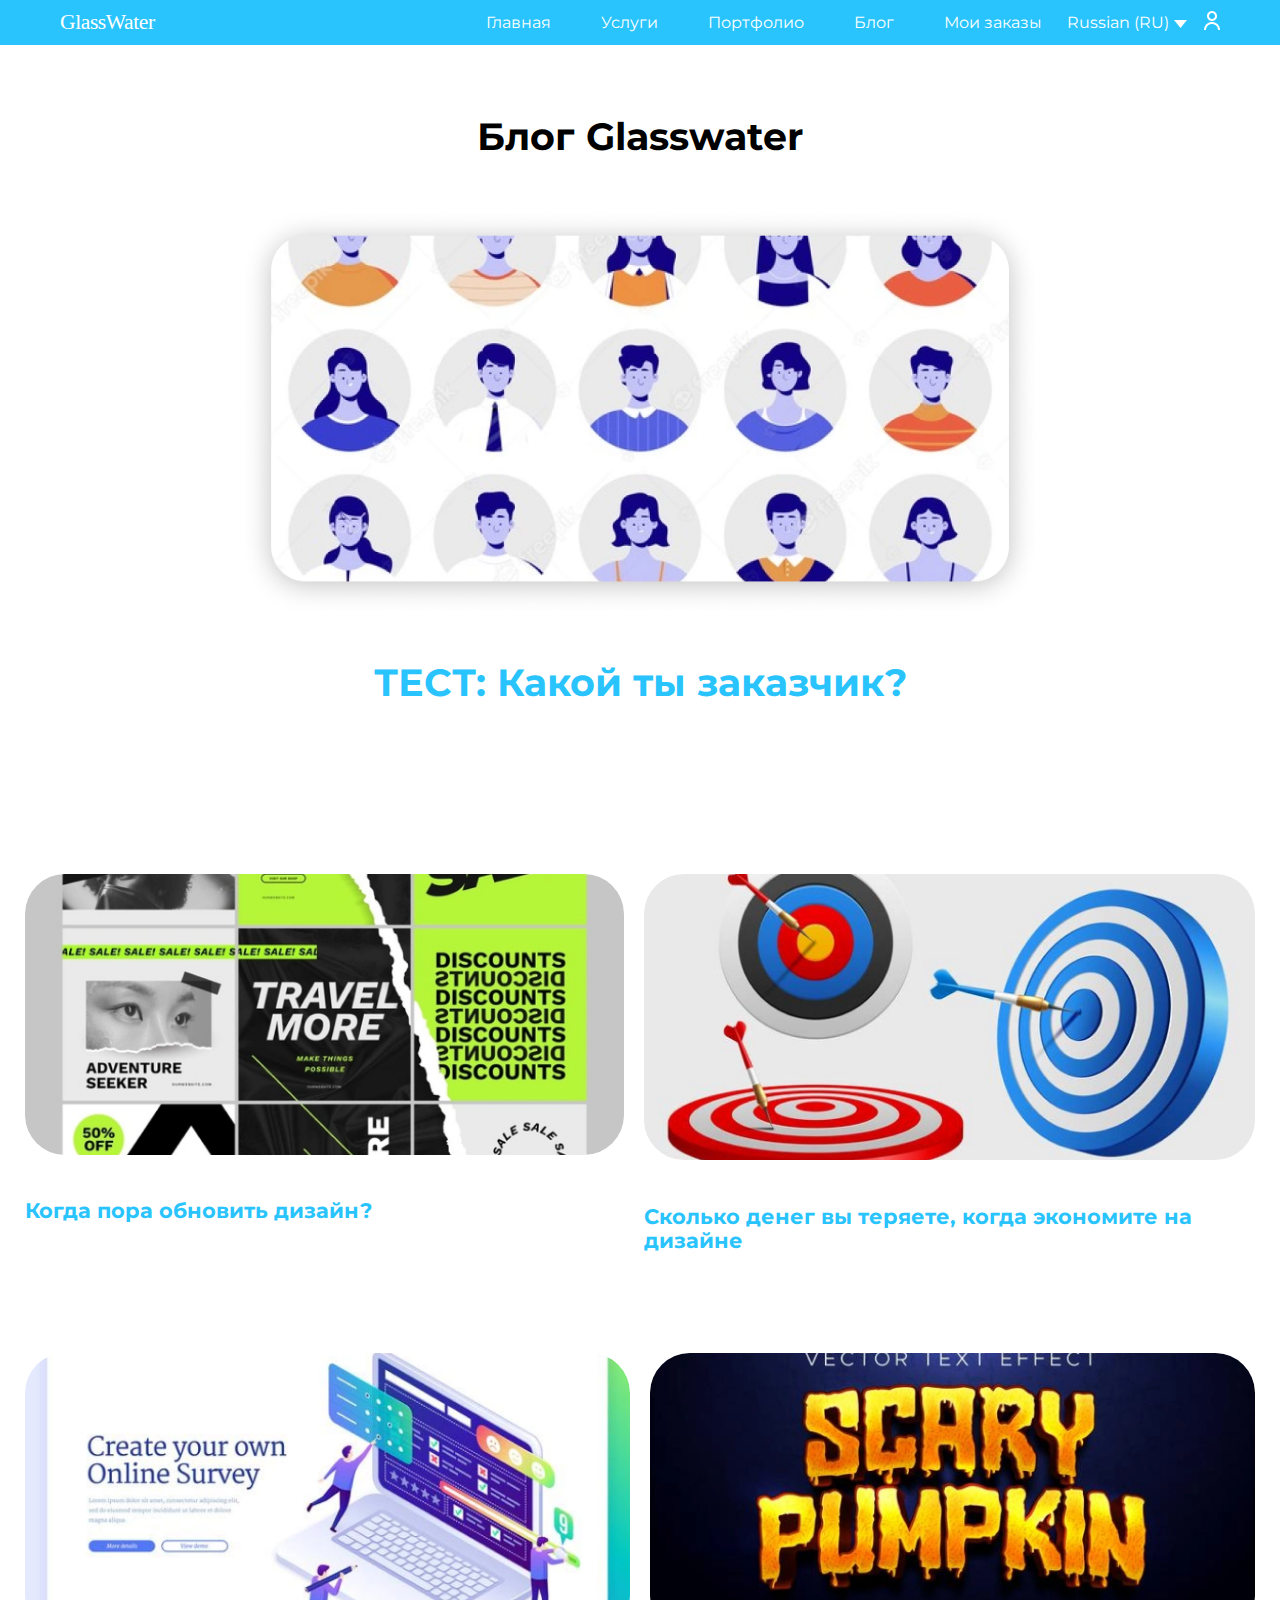
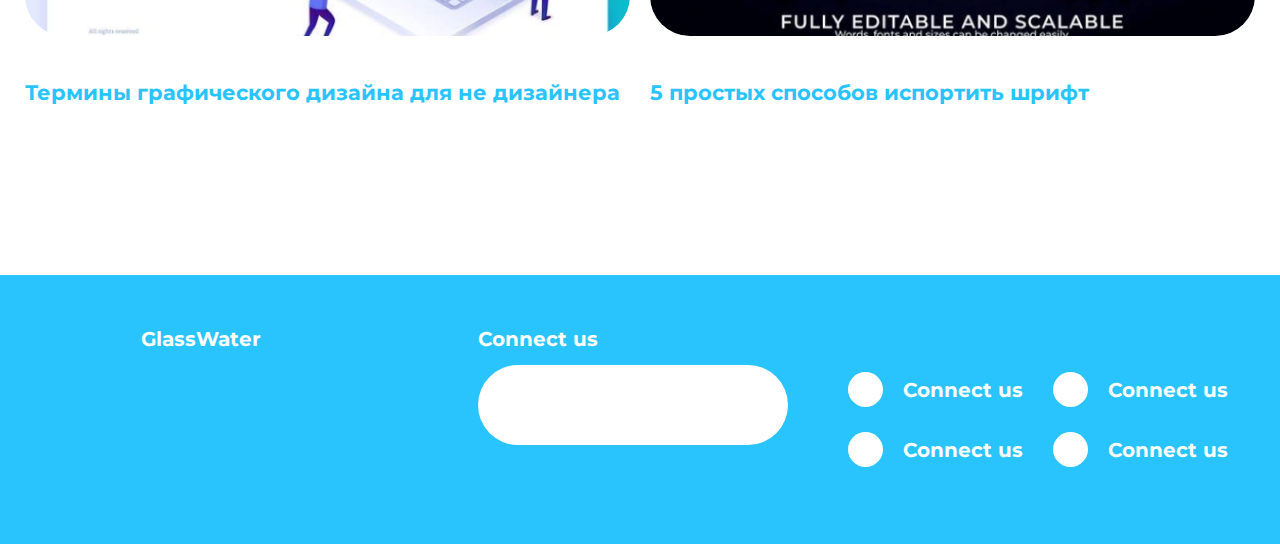
<file: blog.html>
<!DOCTYPE html>
<html lang="en">
<head>
    <meta charset="UTF-8">
    <meta http-equiv="X-UA-Compatible" content="IE=edge">
    <meta name="viewport" content="width=device-width, initial-scale=1.0">
    <title>Блог</title>
    <link href="https://fonts.googleapis.com/css2?family=Montserrat:wght@400;500;600;700&display=swap" rel="stylesheet">

    <link rel="stylesheet" href="./css/normalize.css">
    <link rel="stylesheet" href="./css/style.css">
    <link rel="stylesheet" href="./css/blog.css">

    </head>
<body>
    <header class="header">

    <div class="header__left">
        <a href="./index.html" class="header__logo">GlassWater</a>
    </div>
    <div class="header__right">
        <div class="header__menu">
            <ul class="menu __hidden-menu display-none_mob" id="__menu">
                <li class="menu__list"><a href="./index.html" class="menu__link">Главная</a></li>
                <li class="menu__list"><a href="./services.html" class="menu__link">Услуги</a></li>
                <li class="menu__list"><a href="./portfolio.html" class="menu__link">Портфолио</a></li>
                <li class="menu__list"><a href="./blog.html" class="menu__link">Блог</a></li>
                <li class="menu__list"><a href="./order.html" class="menu__link">Мои заказы</a></li>
            </ul>
        </div>

        <div class="header__lang">Russian (RU)</div>


        <div class="header__user">
            <a href="./account.html"> <img src="./img/user.png" alt="user"> </a>
        </div>
        <div class="burger" id="__burger">
            <span id="__burger-item-1" class="burger__item "></span>
            <span id="__burger-item-2" class="burger__item"></span>
            <span id="__burger-item-3" class="burger__item"></span>
        </div>
    </div>
</header>

    <section class="blog">
    <div class="blog__header">
        <h2 class="title title_black">Блог Glasswater</h2>
        <a href="./blog-inside.html" class="blog__image blog__image_header">
            <img src="./img/blog/1.png" alt="">
        </a>
        <a href="./blog-inside.html">
            <h2 class="title title_blue">ТЕСТ: Какой ты заказчик?</h2>
        </a>
    </div>
    <div class="blog__content">
        <div class="blog__row">
            <a href="./blog-inside.html" class="blog__item">
                <div class="blog__image">
                    <img src="./img/blog/2.png" alt="">
                </div>
                <h3 class="subtitle">Когда пора обновить дизайн? </h3>
            </a>
            <a href="./blog-inside.html" class="blog__item">
                <div class="blog__image">
                    <img src="./img/blog/3.png" alt="">
                </div>
                <h3 class="subtitle">Сколько денег вы теряете, когда
                    экономите на дизайне</h3>
            </a>
        </div>
        <div class="blog__row">
            <a href="./blog-inside.html" class="blog__item">
                <div class="blog__image">
                    <img src="./img/blog/4.png" alt="">
                </div>
                <h3 class="subtitle">Термины графического дизайна
                    для не дизайнера </h3>
            </a>
            <a href="./blog-inside.html" class="blog__item">
                <div class="blog__image">
                    <img src="./img/blog/5.png" alt="">
                </div>
                <h3 class="subtitle">5 простых способов испортить
                    шрифт </h3>
            </a>
        </div>
    </div>
</section>


    <footer class="footer">
        <div class="footer__left">
            <div class="footer__logo">GlassWater</div>
            <div class="footer__year"><?php echo $year; ?></div>
        </div>
        <div class="footer__right">
            <div class="footer__info">
                <span class="footer__text">Connect us</span>
                <div class="footer__button"></div>
            </div>
            <div class="footer__column">
                <div class="footer__row">
                    <div class="footer__image"></div>
                    <span class="footer__text">Connect us</span>
                </div>
                <div class="footer__row">
                    <div class="footer__image"></div>
                    <span class="footer__text">Connect us</span>
                </div>
            </div>
            <div class="footer__column">
                <div class="footer__row">
                    <div class="footer__image"></div>
                    <span class="footer__text">Connect us</span>
                </div>
                <div class="footer__row">
                    <div class="footer__image"></div>
                    <span class="footer__text">Connect us</span>
                </div>
            </div>
        </div>
    </footer>


<script src="./js/main.js"></script>
</body>
</html>
</file>
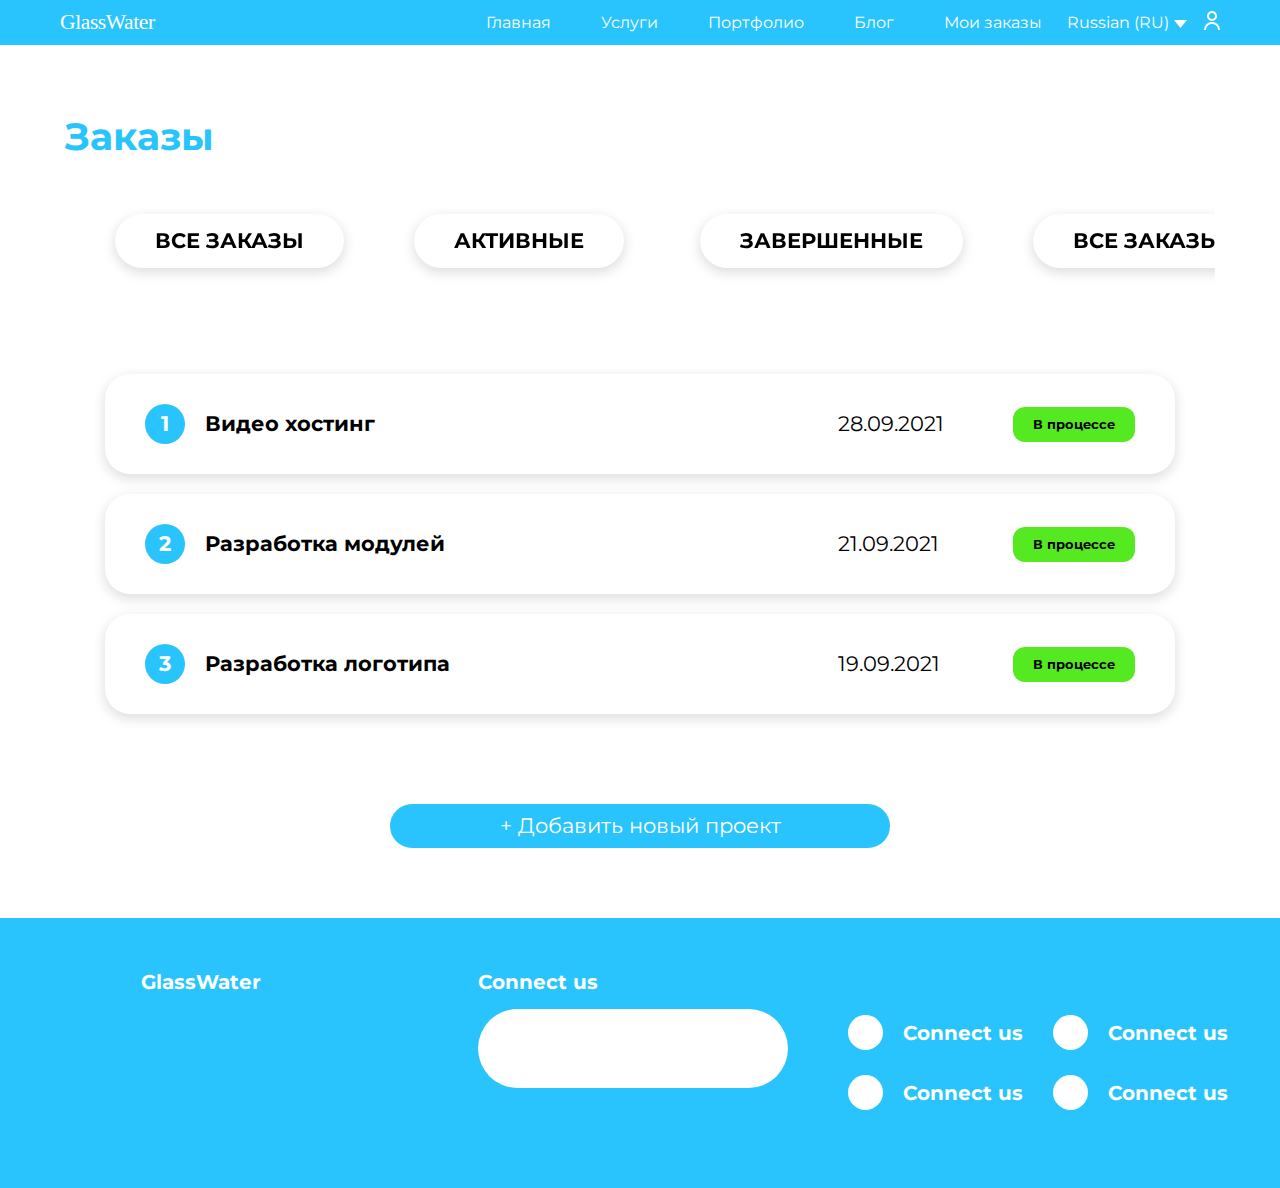
<file: order.html>
<!DOCTYPE html>
<html lang="en">
<head>
    <meta charset="UTF-8">
    <meta http-equiv="X-UA-Compatible" content="IE=edge">
    <meta name="viewport" content="width=device-width, initial-scale=1.0">
    <title>Заказы</title>
    <link href="https://fonts.googleapis.com/css2?family=Montserrat:wght@400;500;600;700&display=swap" rel="stylesheet">

    <link rel="stylesheet" href="./css/normalize.css">
    <link rel="stylesheet" href="./css/style.css">
    <link rel="stylesheet" href="./css/order.css">

    </head>
<body>
<header class="header">

    <div class="header__left">
        <a href="./index.html" class="header__logo">GlassWater</a>
    </div>
    <div class="header__right">
        <div class="header__menu">
            <ul class="menu __hidden-menu display-none_mob" id="__menu">
                <li class="menu__list"><a href="./index.html" class="menu__link">Главная</a></li>
                <li class="menu__list"><a href="./services.html" class="menu__link">Услуги</a></li>
                <li class="menu__list"><a href="./portfolio.html" class="menu__link">Портфолио</a></li>
                <li class="menu__list"><a href="./blog.html" class="menu__link">Блог</a></li>
                <li class="menu__list"><a href="./order.html" class="menu__link">Мои заказы</a></li>
            </ul>
        </div>

        <div class="header__lang">Russian (RU)</div>


        <div class="header__user">
            <a href="./account.html"> <img src="./img/user.png" alt="user"> </a>
        </div>
        <div class="burger" id="__burger">
            <span id="__burger-item-1" class="burger__item "></span>
            <span id="__burger-item-2" class="burger__item"></span>
            <span id="__burger-item-3" class="burger__item"></span>
        </div>
    </div>
</header>

<section class="order">
    <div class="order__inner">
        <h2 class="title title_order">Заказы</h2>
        <div class="filter filter_order">
            <div class="filter__outer">
                <div class="filter__inner">
                    <div class="glide order__glide">
                        <div class="glide__track" data-glide-el="track">
                            <ul class="glide__slides">
                                <li class="glide__slide">
                                    <div class="subtitle filter__button">вcе заказы</div>
                                </li>
                                <li class="glide__slide">
                                    <div class="subtitle filter__button">активные</div>
                                </li>
                                <li class="glide__slide">
                                    <div class="subtitle filter__button">завершенные</div>
                                </li>

                            </ul>
                        </div>
                    </div>

                </div>

            </div>
        </div>
    </div>
    <div class="order__row">
        <div class="order__left">
            <div class="subtitle order__number">1</div>
            <h3 class="subtitle">Видео хостинг</h3>
        </div>
        <div class="order__right">
            <div class="subtitle subtitle_normal order__date">28.09.2021</div>
            <div class="order__status order__status_active ">В процессе</div>
            <div class="order__status order__status_end hidden">Готово</div>
        </div>
    </div>
    <div class="order__row">
        <div class="order__left">
            <div class="subtitle order__number">2</div>
            <h3 class="subtitle">Разработка модулей</h3>
        </div>
        <div class="order__right">
            <div class="subtitle subtitle_normal order__date">21.09.2021</div>
            <div class="order__status order__status_active ">В процессе</div>
            <div class="order__status order__status_end hidden">Готово</div>
        </div>
    </div>
    <div class="order__row">
        <div class="order__left">
            <div class="subtitle order__number">3</div>
            <h3 class="subtitle">Разработка логотипа</h3>
        </div>
        <div class="order__right">
            <div class="subtitle subtitle_normal order__date">19.09.2021</div>
            <div class="order__status order__status_active ">В процессе</div>
            <div class="order__status order__status_end hidden">Готово</div>
        </div>
    </div>
    <div class="subtitle subtitle_normal order__button">+ Добавить новый проект</div>
</section>

<footer class="footer">
    <div class="footer__left">
        <div class="footer__logo">GlassWater</div>
        <div class="footer__year"><?php echo $year; ?></div>
    </div>
    <div class="footer__right">
        <div class="footer__info">
            <span class="footer__text">Connect us</span>
            <div class="footer__button"></div>
        </div>
        <div class="footer__column">
            <div class="footer__row">
                <div class="footer__image"></div>
                <span class="footer__text">Connect us</span>
            </div>
            <div class="footer__row">
                <div class="footer__image"></div>
                <span class="footer__text">Connect us</span>
            </div>
        </div>
        <div class="footer__column">
            <div class="footer__row">
                <div class="footer__image"></div>
                <span class="footer__text">Connect us</span>
            </div>
            <div class="footer__row">
                <div class="footer__image"></div>
                <span class="footer__text">Connect us</span>
            </div>
        </div>
    </div>
</footer>

<script src="./js/glide/dist/glide.min.js"></script>
<script src="./js/main.js"></script>
<script src="./js/order.js"></script>
</body>
</html>
</file>
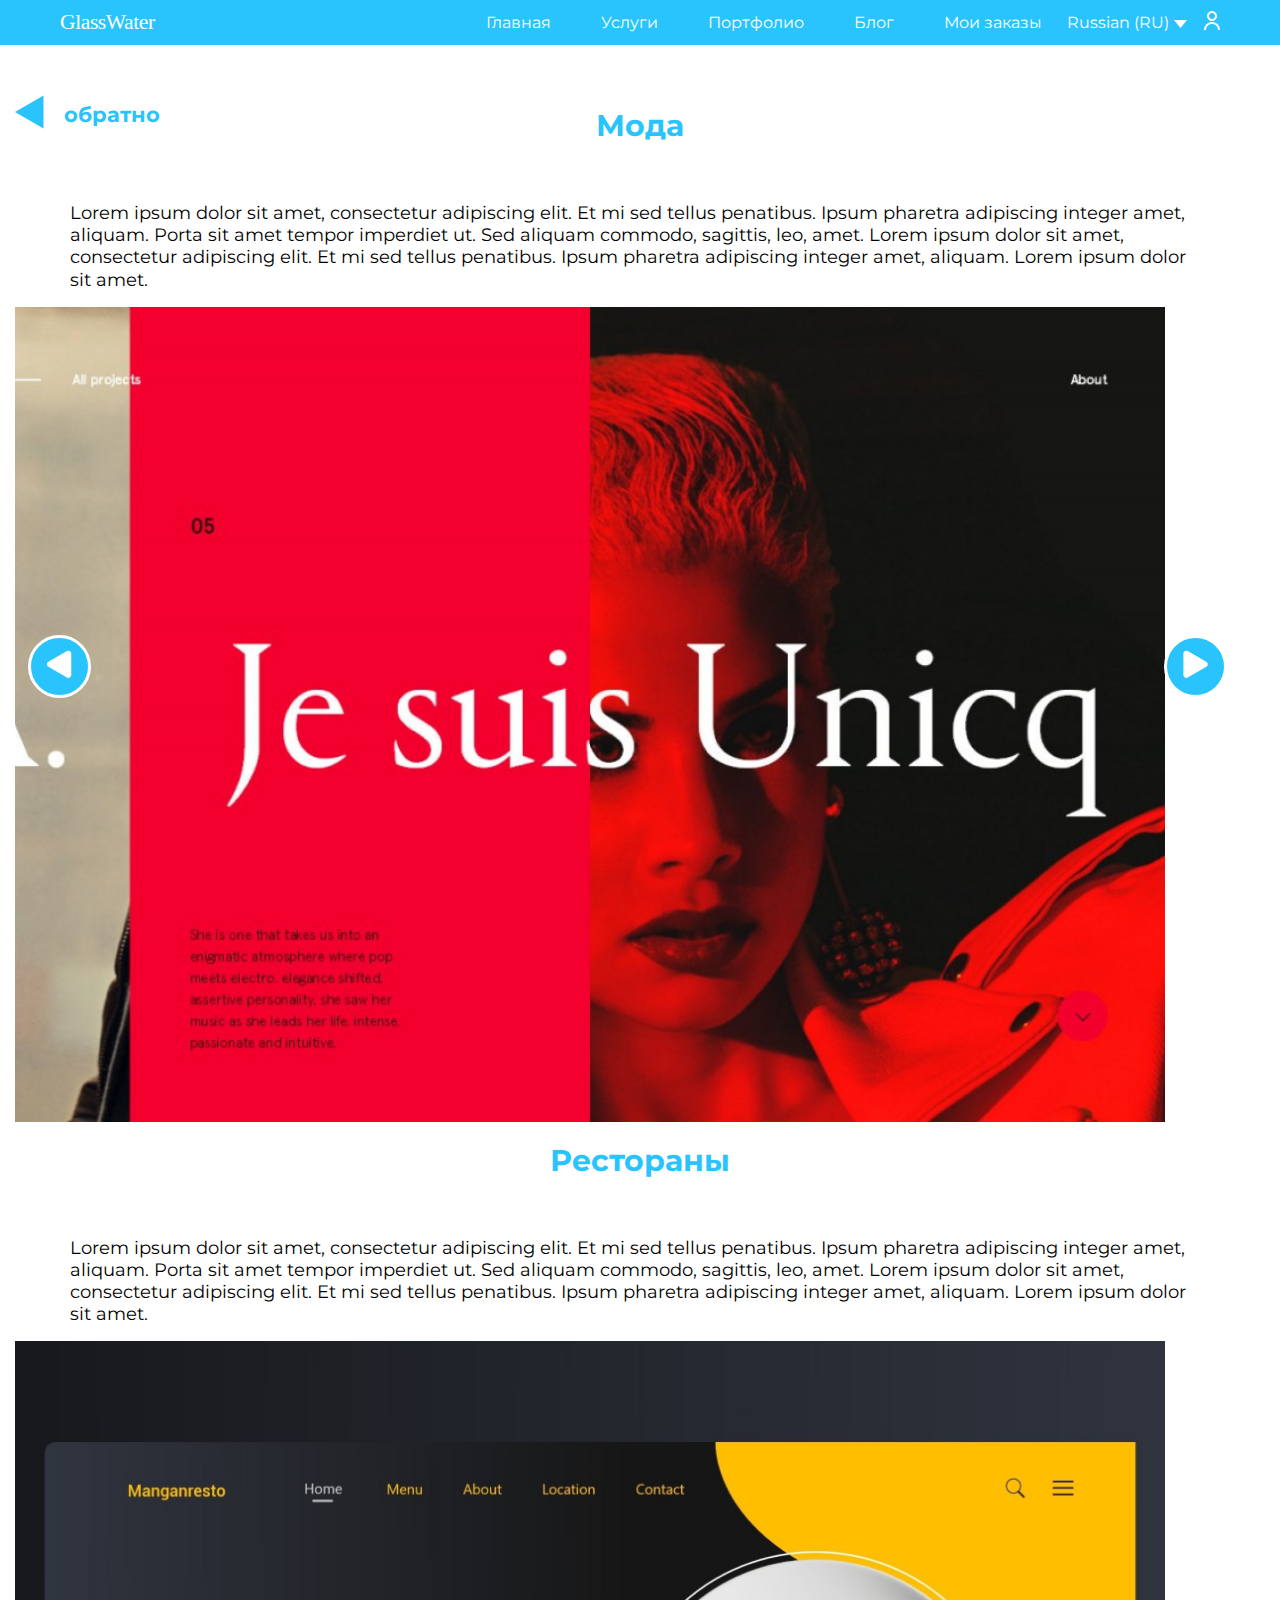
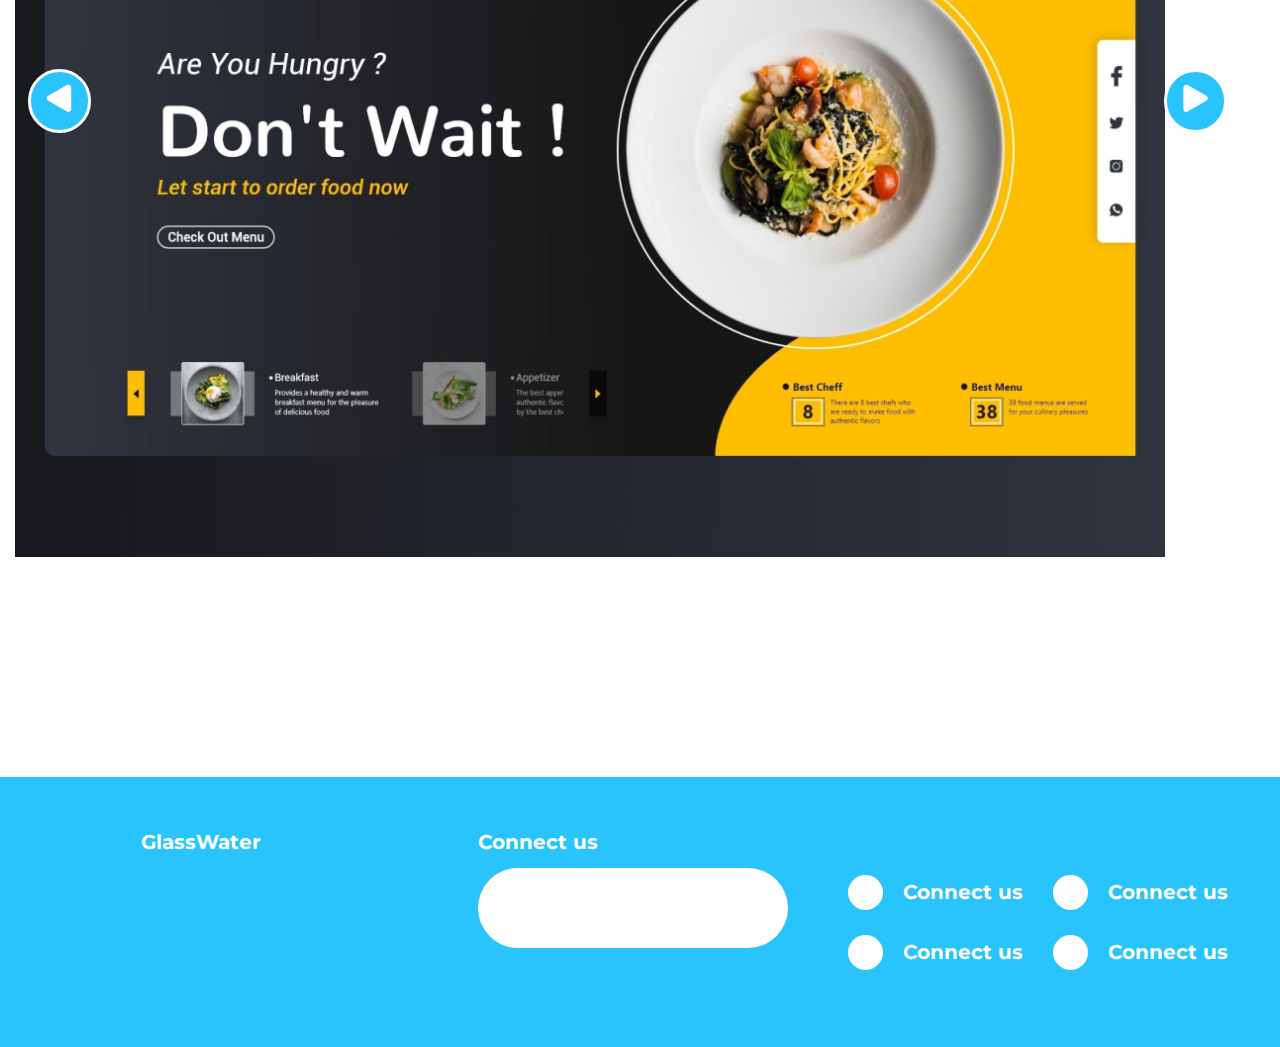
<file: portfolio-inside.html>
<!DOCTYPE html>
<html lang="en">
<head>
    <meta charset="UTF-8">
    <meta http-equiv="X-UA-Compatible" content="IE=edge">
    <meta name="viewport" content="width=device-width, initial-scale=1.0">
    <title>Примеры</title>
    <link href="https://fonts.googleapis.com/css2?family=Montserrat:wght@400;500;600;700&display=swap" rel="stylesheet">

    <link rel="stylesheet" href="./css/normalize.css">
    <link rel="stylesheet" href="./css/style.css">
    <link rel="stylesheet" href="./css/portfolio-inside.css">

    </head>
<body>
    <header class="header">

    <div class="header__left">
        <a href="./index.html" class="header__logo">GlassWater</a>
    </div>
    <div class="header__right">
        <div class="header__menu">
            <ul class="menu __hidden-menu display-none_mob" id="__menu">
                <li class="menu__list"><a href="./index.html" class="menu__link">Главная</a></li>
                <li class="menu__list"><a href="./services.html" class="menu__link">Услуги</a></li>
                <li class="menu__list"><a href="./portfolio.html" class="menu__link">Портфолио</a></li>
                <li class="menu__list"><a href="./blog.html" class="menu__link">Блог</a></li>
                <li class="menu__list"><a href="./order.html" class="menu__link">Мои заказы</a></li>
            </ul>
        </div>

        <div class="header__lang">Russian (RU)</div>


        <div class="header__user">
            <a href="./account.html"> <img src="./img/user.png" alt="user"> </a>
        </div>
        <div class="burger" id="__burger">
            <span id="__burger-item-1" class="burger__item "></span>
            <span id="__burger-item-2" class="burger__item"></span>
            <span id="__burger-item-3" class="burger__item"></span>
        </div>
    </div>
</header>

    <section class="portfolio">
    <div class="portfolio__header">
        <div class="subtitle portfolio__prev">
            <a href="./portfolio.html">
                <svg width="29" height="34" viewBox="0 0 29 34" fill="none" xmlns="http://www.w3.org/2000/svg">
                    <path d="M-8.30516e-07 17L28.5 0.545516L28.5 33.4545L-8.30516e-07 17Z" fill="#29C4FD"/>
                </svg>
            </a>
            <a href="./portfolio.html">
                <span>обратно</span>
            </a>

        </div>
        <h2 class="title title_header">Мода </h2>
    </div>
    <div class="portfolio-content">
        <div class="portfolio-content__text">
            <p class="text">Lorem ipsum dolor sit amet, consectetur adipiscing elit. Et mi sed tellus penatibus. Ipsum pharetra adipiscing integer amet, aliquam. Porta sit amet tempor imperdiet ut. Sed aliquam commodo, sagittis, leo, amet. Lorem ipsum dolor sit amet, consectetur adipiscing elit. Et mi sed tellus penatibus. Ipsum pharetra adipiscing integer amet, aliquam. Lorem ipsum dolor sit amet.
            </p>
        </div>
        <div class="portfolio-slider">
            <div class="portfolio-slider__inner">
                <div class="glide portfolio-slider__glide_top">
                    <div data-glide-el="track" class="glide__track">
                        <ul class="glide__slides">
                            <li class="glide__slide portfolio-slider__slide">
                                <article class="portfolio-slider__item">
                                    <img src="./img/portfolio-inside/1.png" alt="">
                                </article>
                            </li>
                            <li class="glide__slide portfolio-slider__slide">
                                <article class="portfolio-slider__item">
                                    <img src="./img/portfolio-inside/1.png" alt="">
                                </article>
                            </li>
                            <li class="glide__slide portfolio-slider__slide">
                                <article class="portfolio-slider__item">
                                    <img src="./img/portfolio-inside/1.png" alt="">
                                </article>
                            </li>
                        </ul>
                    </div>
                    <div class="glide__arrows" data-glide-el="controls">
                        <button class="glide__arrow glide__arrow--left" data-glide-dir="<">
                            <svg width="26" height="30" viewBox="0 0 26 30" fill="none" xmlns="http://www.w3.org/2000/svg">
                                <path d="M1.5 17.5981C-0.499997 16.4434 -0.500001 13.5566 1.5 12.4019L21 1.1436C23 -0.0111057 25.5 1.43227 25.5 3.74167L25.5 26.2583C25.5 28.5677 23 30.0111 21 28.8564L1.5 17.5981Z" fill="white"/>
                            </svg>
                        </button>
                        <button class="glide__arrow glide__arrow--right" data-glide-dir=">">
                            <svg width="26" height="30" viewBox="0 0 26 30" fill="none" xmlns="http://www.w3.org/2000/svg">
                                <path d="M24.5 17.5981C26.5 16.4434 26.5 13.5566 24.5 12.4019L5.00001 1.1436C3.00001 -0.0111057 0.500001 1.43227 0.500001 3.74167L0.5 26.2583C0.5 28.5677 3 30.0111 5 28.8564L24.5 17.5981Z" fill="white"/>
                            </svg>

                        </button>
                    </div>
                </div>
            </div>
        </div>

        <div class="portfolio-content">
            <h2 class="title">Рестораны</h2>
            <div class="portfolio-content__text">
                <p class="text">Lorem ipsum dolor sit amet, consectetur adipiscing elit. Et mi sed tellus penatibus. Ipsum pharetra adipiscing integer amet, aliquam. Porta sit amet tempor imperdiet ut. Sed aliquam commodo, sagittis, leo, amet. Lorem ipsum dolor sit amet, consectetur adipiscing elit. Et mi sed tellus penatibus. Ipsum pharetra adipiscing integer amet, aliquam. Lorem ipsum dolor sit amet.
                </p>
            </div>
            <div class="portfolio-slider">
                <div class="portfolio-slider__inner">
                    <div class="glide portfolio-slider__glide_bottom">
                        <div data-glide-el="track" class="glide__track">
                            <ul class="glide__slides">
                                <li class="glide__slide portfolio-slider__slide">
                                    <article class="portfolio-slider__item">
                                        <img src="./img/portfolio-inside/4.png" alt="">
                                    </article>
                                </li>
                                <li class="glide__slide portfolio-slider__slide">
                                    <article class="portfolio-slider__item">
                                        <img src="./img/portfolio-inside/4.png" alt="">
                                    </article>
                                </li>
                                <li class="glide__slide portfolio-slider__slide">
                                    <article class="portfolio-slider__item">
                                        <img src="./img/portfolio-inside/4.png" alt="">
                                    </article>
                                </li>
                            </ul>
                        </div>
                        <div class="glide__arrows" data-glide-el="controls">
                            <button class="glide__arrow glide__arrow--left" data-glide-dir="<">
                                <svg width="26" height="30" viewBox="0 0 26 30" fill="none" xmlns="http://www.w3.org/2000/svg">
                                    <path d="M1.5 17.5981C-0.499997 16.4434 -0.500001 13.5566 1.5 12.4019L21 1.1436C23 -0.0111057 25.5 1.43227 25.5 3.74167L25.5 26.2583C25.5 28.5677 23 30.0111 21 28.8564L1.5 17.5981Z" fill="white"/>
                                </svg>
                            </button>
                            <button class="glide__arrow glide__arrow--right" data-glide-dir=">">
                                <svg width="26" height="30" viewBox="0 0 26 30" fill="none" xmlns="http://www.w3.org/2000/svg">
                                    <path d="M24.5 17.5981C26.5 16.4434 26.5 13.5566 24.5 12.4019L5.00001 1.1436C3.00001 -0.0111057 0.500001 1.43227 0.500001 3.74167L0.5 26.2583C0.5 28.5677 3 30.0111 5 28.8564L24.5 17.5981Z" fill="white"/>
                                </svg>

                            </button>
                        </div>

                    </div>
                </div>
            </div>
        </div>
    </div>
</section>

    <footer class="footer">
        <div class="footer__left">
            <div class="footer__logo">GlassWater</div>
            <div class="footer__year"><?php echo $year; ?></div>
        </div>
        <div class="footer__right">
            <div class="footer__info">
                <span class="footer__text">Connect us</span>
                <div class="footer__button"></div>
            </div>
            <div class="footer__column">
                <div class="footer__row">
                    <div class="footer__image"></div>
                    <span class="footer__text">Connect us</span>
                </div>
                <div class="footer__row">
                    <div class="footer__image"></div>
                    <span class="footer__text">Connect us</span>
                </div>
            </div>
            <div class="footer__column">
                <div class="footer__row">
                    <div class="footer__image"></div>
                    <span class="footer__text">Connect us</span>
                </div>
                <div class="footer__row">
                    <div class="footer__image"></div>
                    <span class="footer__text">Connect us</span>
                </div>
            </div>
        </div>
    </footer>

    <script src="./js/glide/dist/glide.min.js"></script>
    <script src="./js/main.js"></script>
    <script src="./js/portfolio-inside.js"></script>
</body>
</html>
</file>
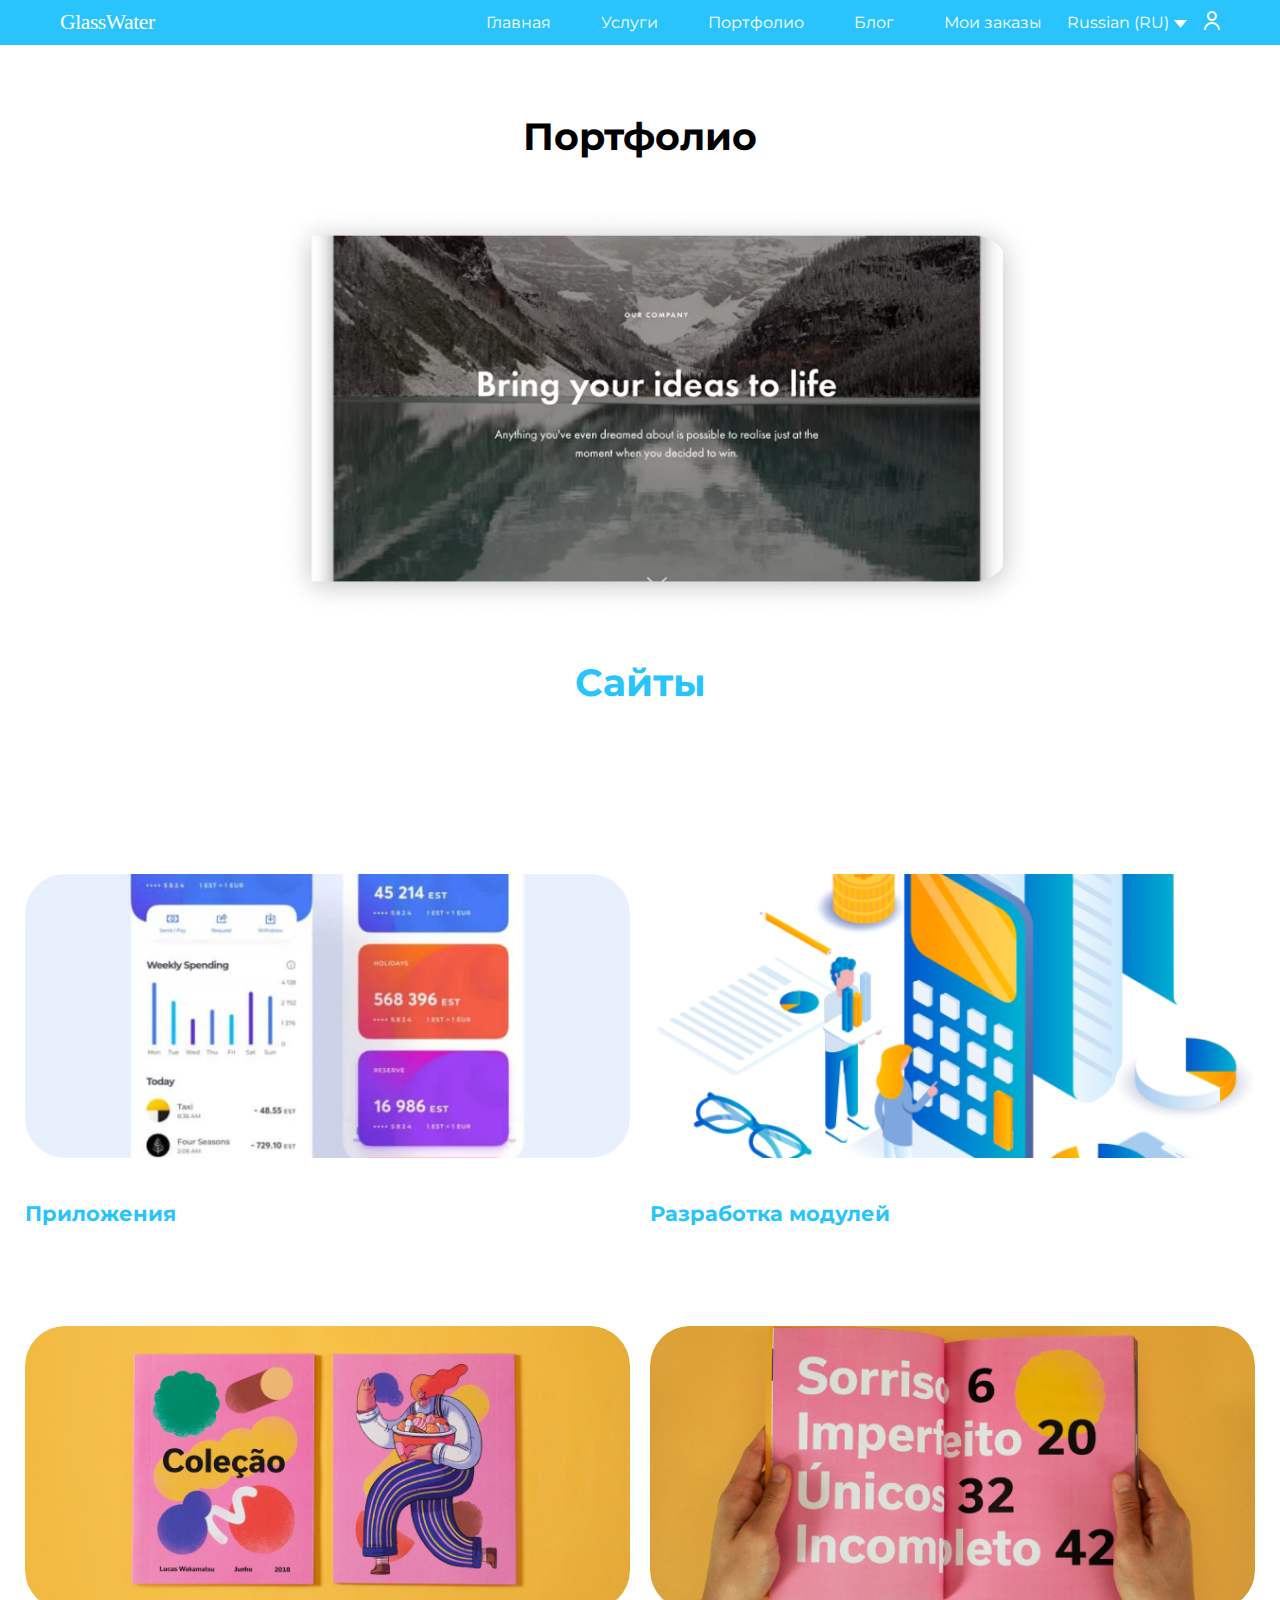
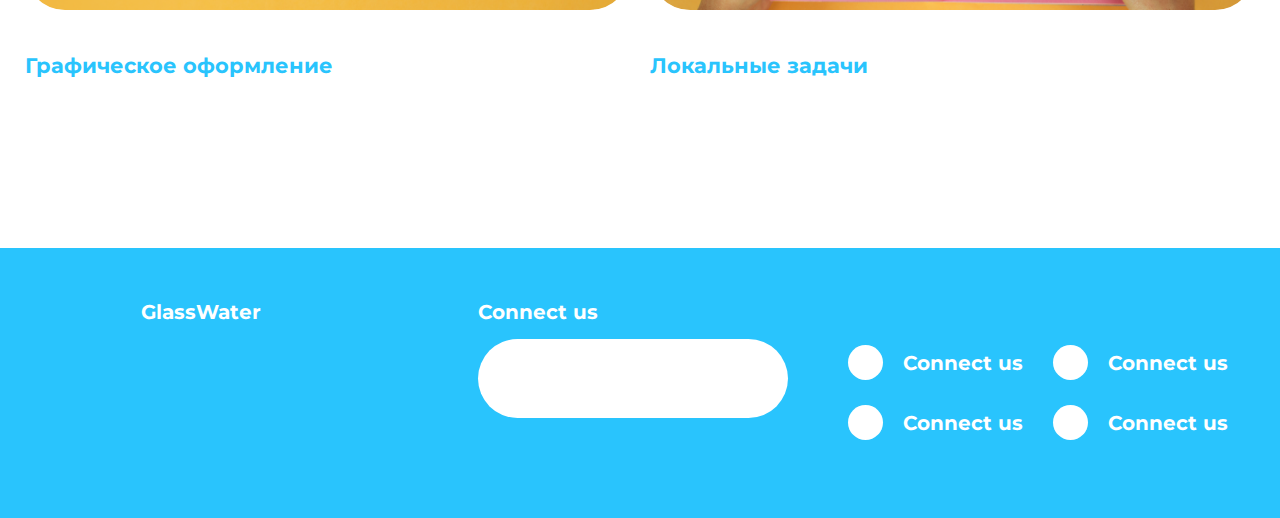
<file: portfolio.html>
<!DOCTYPE html>
<html lang="en">
<head>
    <meta charset="UTF-8">
    <meta http-equiv="X-UA-Compatible" content="IE=edge">
    <meta name="viewport" content="width=device-width, initial-scale=1.0">
    <title>Портфолио</title>
    <link href="https://fonts.googleapis.com/css2?family=Montserrat:wght@400;500;600;700&display=swap" rel="stylesheet">

    <link rel="stylesheet" href="./css/normalize.css">
    <link rel="stylesheet" href="./css/style.css">
    <link rel="stylesheet" href="./css/portfolio.css">

    </head>
<body>
    <header class="header">

    <div class="header__left">
        <a href="./index.html" class="header__logo">GlassWater</a>
    </div>
    <div class="header__right">
        <div class="header__menu">
            <ul class="menu __hidden-menu display-none_mob" id="__menu">
                <li class="menu__list"><a href="./index.html" class="menu__link">Главная</a></li>
                <li class="menu__list"><a href="./services.html" class="menu__link">Услуги</a></li>
                <li class="menu__list"><a href="./portfolio.html" class="menu__link">Портфолио</a></li>
                <li class="menu__list"><a href="./blog.html" class="menu__link">Блог</a></li>
                <li class="menu__list"><a href="./order.html" class="menu__link">Мои заказы</a></li>
            </ul>
        </div>

        <div class="header__lang">Russian (RU)</div>


        <div class="header__user">
            <a href="./account.html"> <img src="./img/user.png" alt="user"> </a>
        </div>
        <div class="burger" id="__burger">
            <span id="__burger-item-1" class="burger__item "></span>
            <span id="__burger-item-2" class="burger__item"></span>
            <span id="__burger-item-3" class="burger__item"></span>
        </div>
    </div>
</header>

    <section class="portfolio">
        <div class="portfolio__header">
            <h2 class="title title_black">Портфолио</h2>
            <a href="./portfolio-inside.html" class="portfolio__image portfolio__image_header">
                <img src="./img/portfolio/1.png" alt="">
            </a>
            <a href="./portfolio-inside.html">
            <h2 class="title title_blue">Сайты</h2>
            </a>
        </div>
        <div class="portfolio__content">
            <div class="portfolio__row">
                <a href="./portfolio-inside.html" class="portfolio__item">
                    <div class="portfolio__image">
                        <img src="./img/portfolio/2.png" alt="">
                    </div>
                    <h3 class="subtitle">Приложения </h3>
                </a>
                <a href="./portfolio-inside.html" class="portfolio__item">
                    <div class="portfolio__image">
                        <img src="./img/portfolio/3.png" alt="">
                    </div>
                    <h3 class="subtitle">Разработка модулей</h3>
                </a>
            </div>
            <div class="portfolio__row">
                <a href="./portfolio-inside.html" class="portfolio__item">
                    <div class="portfolio__image">
                        <img src="./img/portfolio/4.png" alt="">
                    </div>
                    <h3 class="subtitle">Графическое оформление </h3>
                </a>
                <a href="./portfolio-inside.html" class="portfolio__item">
                    <div class="portfolio__image">
                        <img src="./img/portfolio/5.png" alt="">
                    </div>
                    <h3 class="subtitle">Локальные задачи </h3>
                </a>
            </div>
        </div>
    </section>


    <footer class="footer">
        <div class="footer__left">
            <div class="footer__logo">GlassWater</div>
            <div class="footer__year"><?php echo $year; ?></div>
        </div>
        <div class="footer__right">
            <div class="footer__info">
                <span class="footer__text">Connect us</span>
                <div class="footer__button"></div>
            </div>
            <div class="footer__column">
                <div class="footer__row">
                    <div class="footer__image"></div>
                    <span class="footer__text">Connect us</span>
                </div>
                <div class="footer__row">
                    <div class="footer__image"></div>
                    <span class="footer__text">Connect us</span>
                </div>
            </div>
            <div class="footer__column">
                <div class="footer__row">
                    <div class="footer__image"></div>
                    <span class="footer__text">Connect us</span>
                </div>
                <div class="footer__row">
                    <div class="footer__image"></div>
                    <span class="footer__text">Connect us</span>
                </div>
            </div>
        </div>
    </footer>
    <script src="./js/main.js"></script>
</body>
</html>
</file>
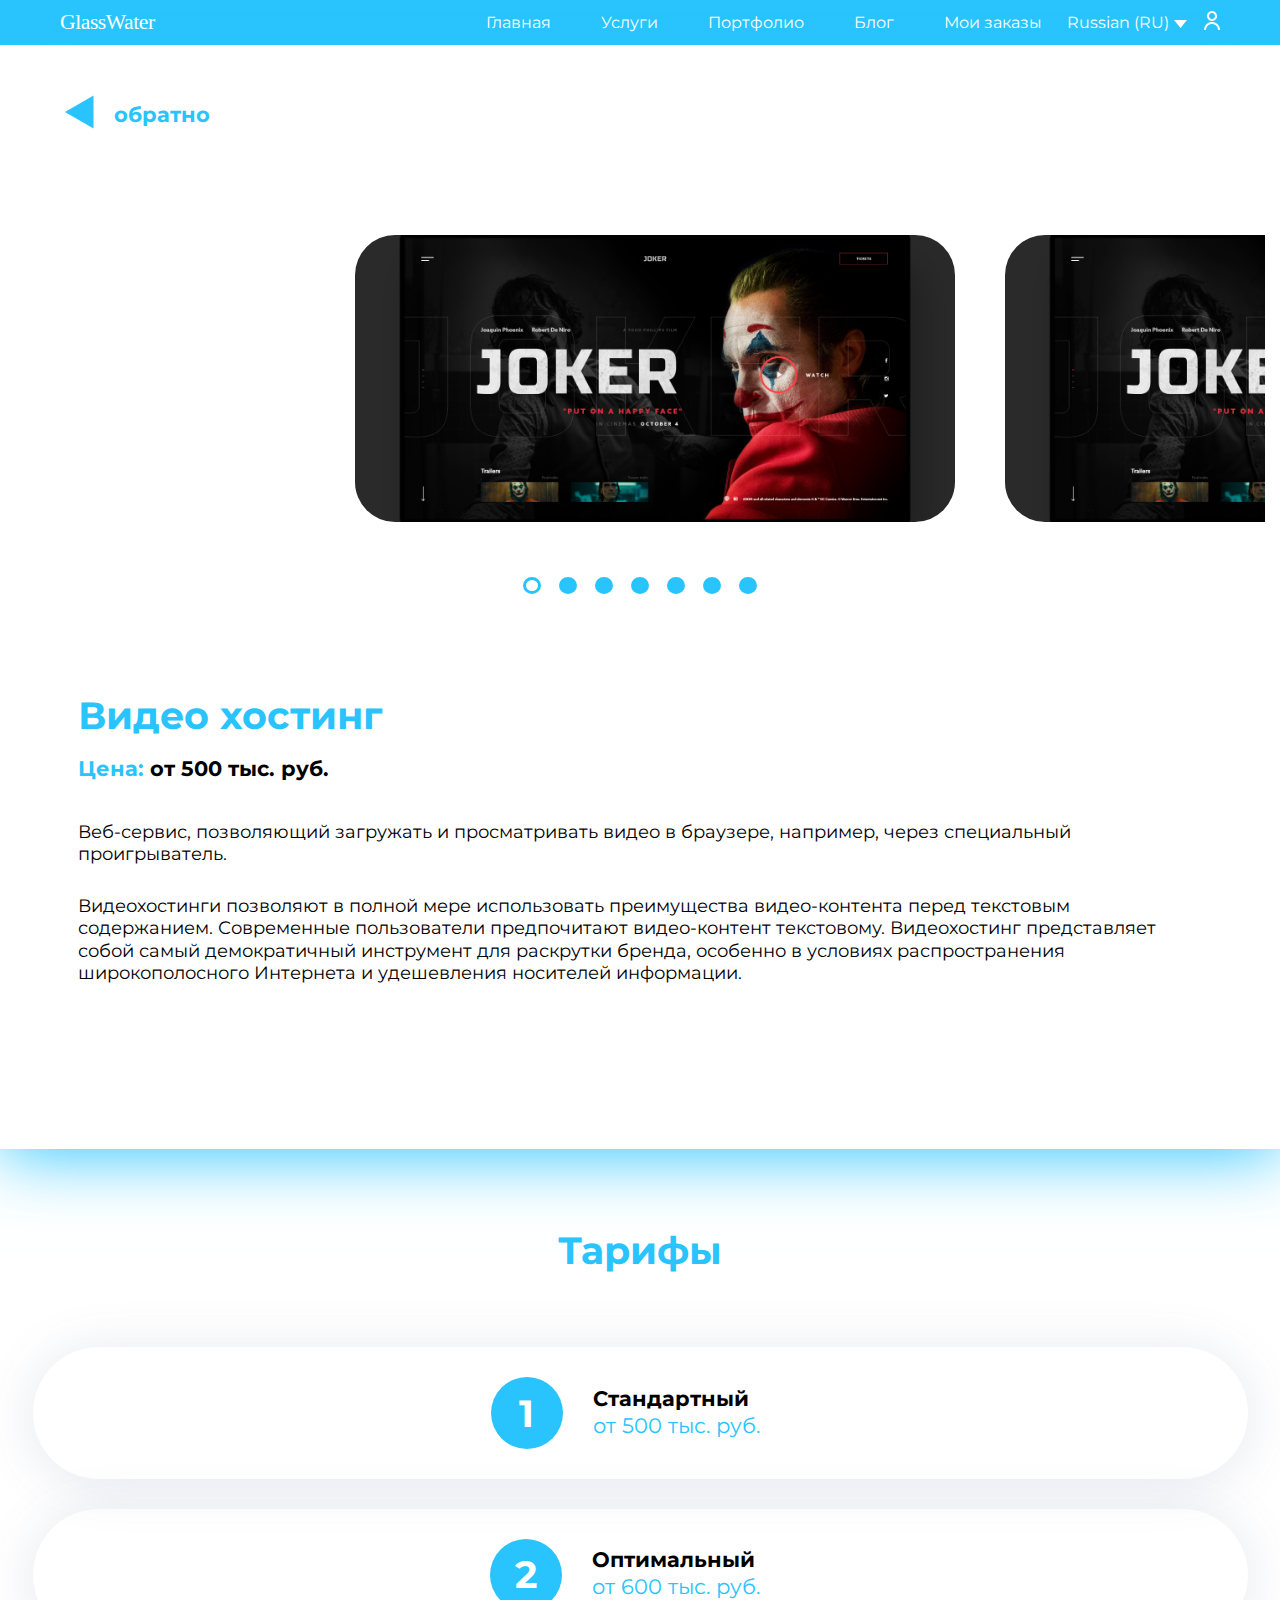
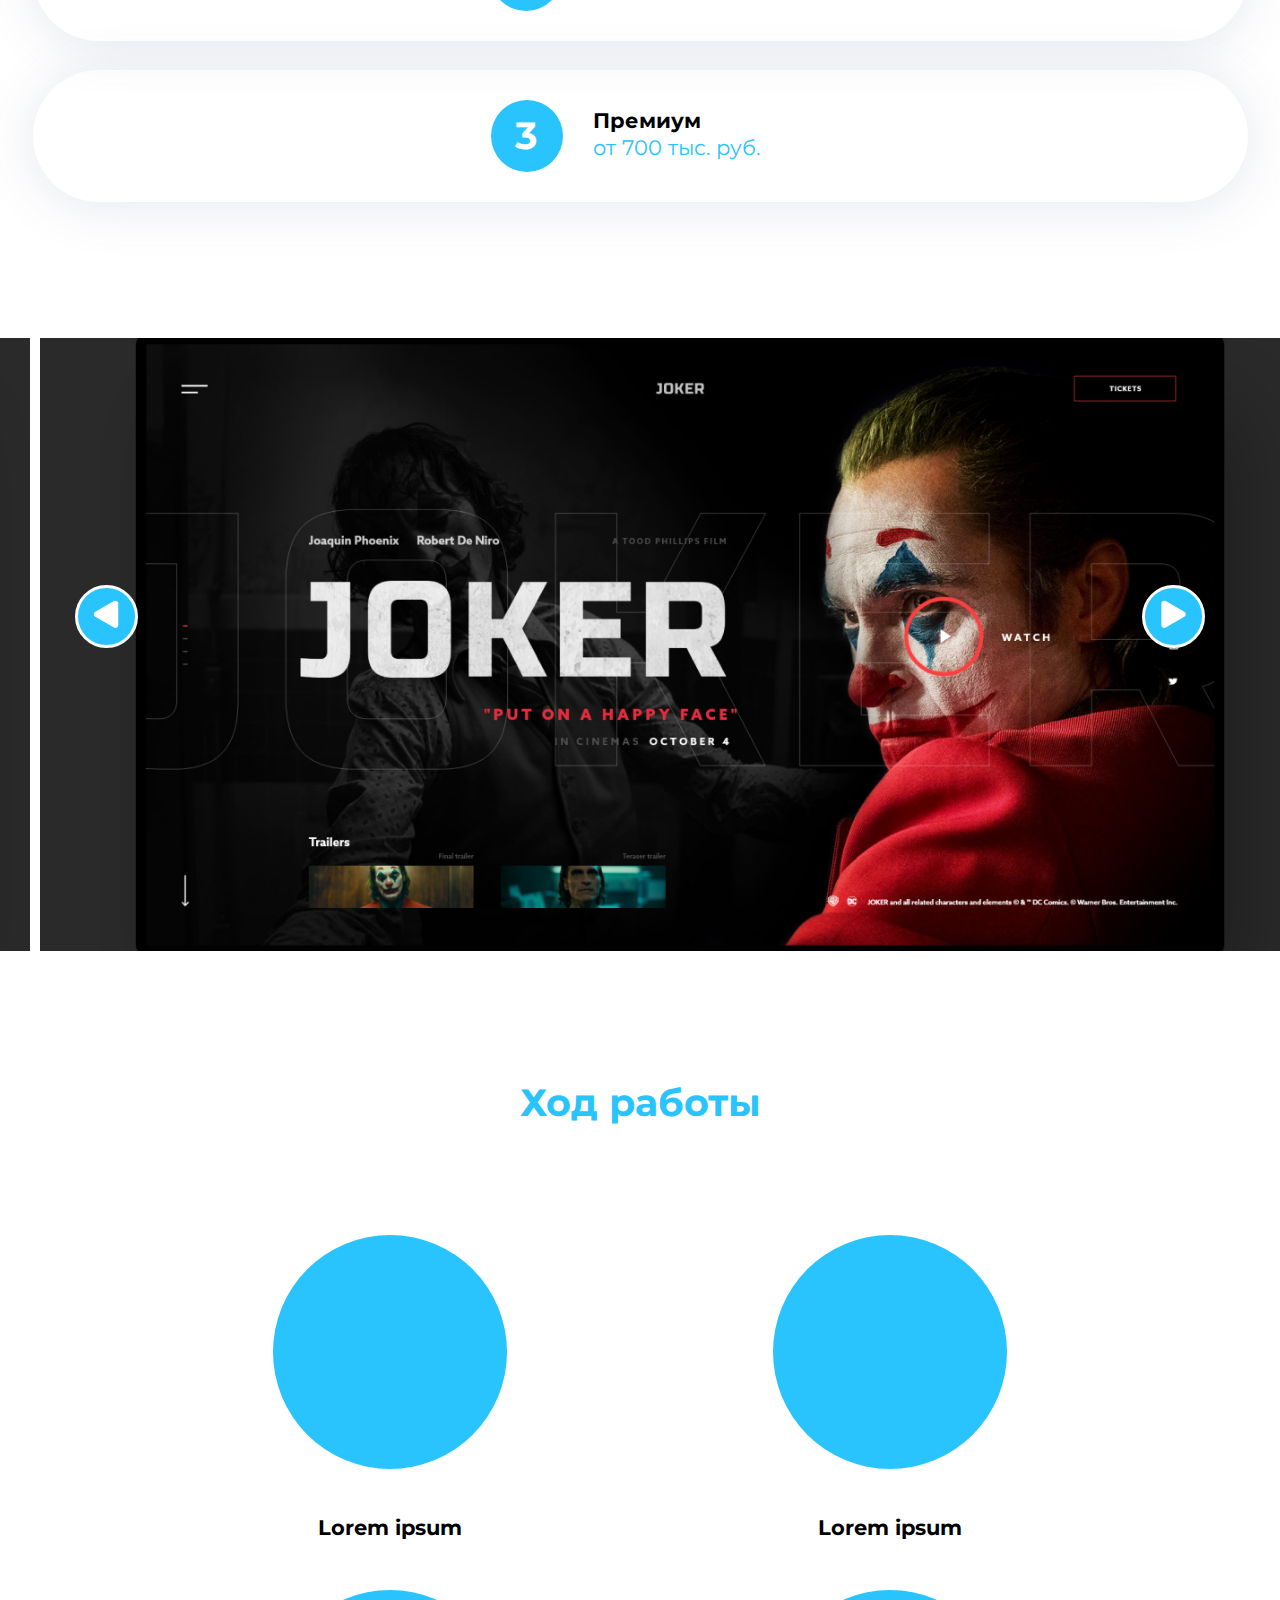
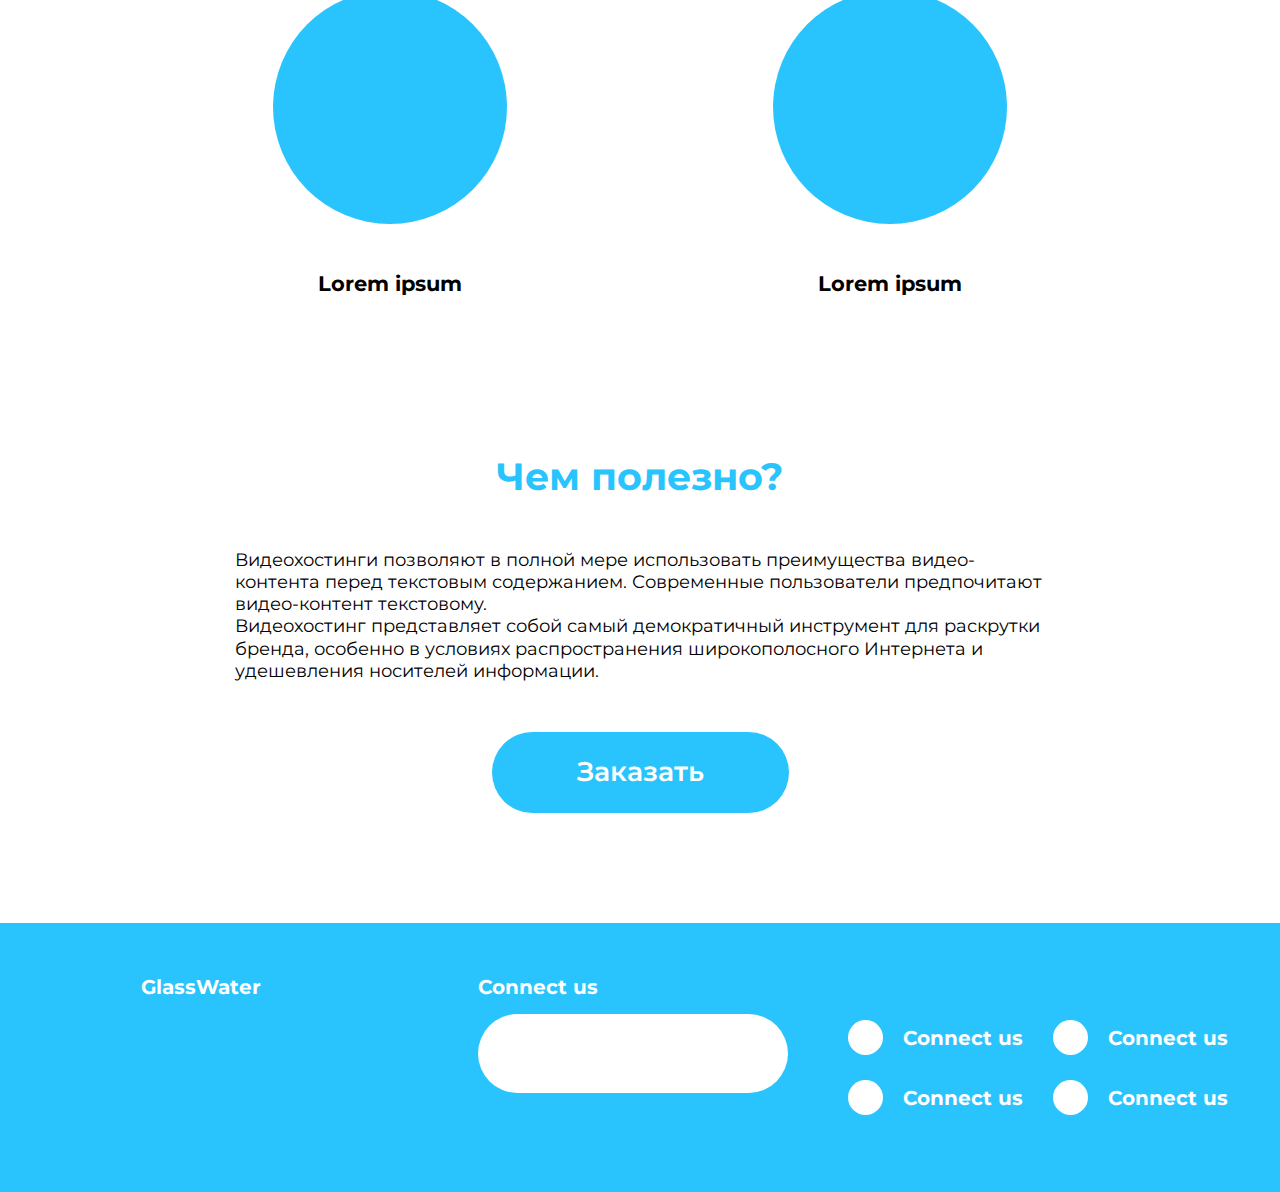
<file: product.html>
<!DOCTYPE html>
<html lang="en">
<head>
    <meta charset="UTF-8">
    <meta http-equiv="X-UA-Compatible" content="IE=edge">
    <meta name="viewport" content="width=device-width, initial-scale=1.0">
    <title>Отдельный продукт</title>
    <link href="https://fonts.googleapis.com/css2?family=Montserrat:wght@400;500;600;700&display=swap" rel="stylesheet">

    <link rel="stylesheet" href="./css/normalize.css">
    <link rel="stylesheet" href="./css/style.css">
    <link rel="stylesheet" href="./css/product.css">

</head>
<body>
    <header class="header">

    <div class="header__left">
        <a href="./index.html" class="header__logo">GlassWater</a>
    </div>
    <div class="header__right">
        <div class="header__menu">
            <ul class="menu __hidden-menu display-none_mob" id="__menu">
                <li class="menu__list"><a href="./index.html" class="menu__link">Главная</a></li>
                <li class="menu__list"><a href="./services.html" class="menu__link">Услуги</a></li>
                <li class="menu__list"><a href="./portfolio.html" class="menu__link">Портфолио</a></li>
                <li class="menu__list"><a href="./blog.html" class="menu__link">Блог</a></li>
                <li class="menu__list"><a href="./order.html" class="menu__link">Мои заказы</a></li>
            </ul>
        </div>

        <div class="header__lang">Russian (RU)</div>


        <div class="header__user">
            <a href="./account.html"> <img src="./img/user.png" alt="user"> </a>
        </div>
        <div class="burger" id="__burger">
            <span id="__burger-item-1" class="burger__item "></span>
            <span id="__burger-item-2" class="burger__item"></span>
            <span id="__burger-item-3" class="burger__item"></span>
        </div>
    </div>
</header>

    <section class="main">
        <section class="hosting">
            <div class="hosting__inner">
                <div class="hosting__left">
                    <div class="subtitle hosting__prev">
                        <a href="./services.html">
                            <svg width="29" height="34" viewBox="0 0 29 34" fill="none" xmlns="http://www.w3.org/2000/svg">
                                <path d="M-8.30516e-07 17L28.5 0.545516L28.5 33.4545L-8.30516e-07 17Z" fill="#29C4FD"/>
                            </svg>
                        </a>
                        <a href="./services.html" class="href"><span>обратно</span></a>
                    </div>
                    <div class="hosting__slider">
                        <div class="glide hosting__glide">
                            <div data-glide-el="track" class="glide__track">
                                <ul class="glide__slides">
                                    <li class="glide__slide hosting__image"><img
                                            src="./img/product/hosting-1.png" alt=""></li>
                                    <li class="glide__slide hosting__image"><img
                                            src="./img/product/hosting-1.png" alt=""></li>
                                    <li class="glide__slide hosting__image"><img
                                            src="./img/product/hosting-1.png" alt=""></li>
                                    <li class="glide__slide hosting__image"><img
                                            src="./img/product/hosting-1.png" alt=""></li>
                                    <li class="glide__slide hosting__image"><img
                                            src="./img/product/hosting-1.png" alt=""></li>
                                    <li class="glide__slide hosting__image"><img
                                            src="./img/product/hosting-1.png" alt=""></li>
                                    <li class="glide__slide hosting__image"><img
                                            src="./img/product/hosting-1.png" alt=""></li>
                                </ul>
                            </div>
                            <div class="hosting__bullet">
                                <div class="glide__bullets" data-glide-el="controls[nav]">
                                    <button class="glide__bullet" data-glide-dir="=0"></button>
                                    <button class="glide__bullet" data-glide-dir="=1"></button>
                                    <button class="glide__bullet" data-glide-dir="=2"></button>
                                    <button class="glide__bullet" data-glide-dir="=3"></button>
                                    <button class="glide__bullet" data-glide-dir="=4"></button>
                                    <button class="glide__bullet" data-glide-dir="=5"></button>
                                    <button class="glide__bullet" data-glide-dir="=6"></button>
                                </div>
                            </div>
                        </div>
                    </div>
                </div>
                <div class="hosting__right">
                    <h2 class="title title_hosting">Видео хостинг</h2>
                    <h3 class="subtitle subtitle_hosting">Цена: <span>от 500 тыс. руб.</span></h3>
                    <p class="text text_hosting">Веб-сервис, позволяющий загружать и просматривать видео в браузере,
                        например, через специальный проигрыватель. </p>

                    <p class="text text_hosting"> Видеохостинги позволяют в полной мере использовать преимущества
                        видео-контента перед текстовым содержанием. Современные пользователи предпочитают видео-контент
                        текстовому.
                        Видеохостинг представляет собой самый демократичный инструмент для раскрутки бренда, особенно в
                        условиях распространения широкополосного Интернета и удешевления носителей информации.
                    </p>
                </div>
            </div>
        </section>
        <section class="tariffs">
            <h2 class="title title_tariffs">Тарифы</h2>
            <div class="tariffs__row">
                <article class="tariffs__item">
                    <div class="title title_tariffs tariffs__number">1</div>
                    <div class="tariffs__text">
                        <h3 class="subtitle subtitle_tariffs">Стандартный</h3>
                        <span class="tariffs__price">от 500 тыс. руб.</span>
                    </div>
                </article>
                <article class="tariffs__item">
                    <div class="title title_tariffs tariffs__number">2</div>
                    <div class="tariffs__text">
                        <h3 class="subtitle subtitle_tariffs">Оптимальный</h3>
                        <span class="tariffs__price">от 600 тыс. руб.</span>
                    </div>
                </article>
                <article class="tariffs__item">
                    <div class="title title_tariffs tariffs__number">3</div>
                    <div class="tariffs__text">
                        <h3 class="subtitle subtitle_tariffs">Премиум</h3>
                        <span class="tariffs__price">от 700 тыс. руб.</span>
                    </div>
                </article>
            </div>
        </section>
        <section class="product-slider">
            <div class="product-slider__inner">
                <div class="glide product-slider__glide">
                    <div data-glide-el="track" class="glide__track">
                        <ul class="glide__slides">
                            <li class="glide__slide product-slider__slide">
                                <article class="product-slider__item">
                                    <img src="./img/product/slider.png" alt="">
                                </article>
                            </li>
                            <li class="glide__slide product-slider__slide">
                                <article class="product-slider__item">
                                    <img src="./img/product/slider.png" alt="">
                                </article>
                            </li>
                            <li class="glide__slide product-slider__slide">
                                <article class="product-slider__item">
                                    <img src="./img/product/slider.png" alt="">
                                </article>
                            </li>
                        </ul>
                    </div>
                    <div class="glide__arrows" data-glide-el="controls">
                        <button class="glide__arrow glide__arrow--left" data-glide-dir="<">
                            <svg width="26" height="30" viewBox="0 0 26 30" fill="none" xmlns="http://www.w3.org/2000/svg">
                                <path d="M1.5 17.5981C-0.499997 16.4434 -0.500001 13.5566 1.5 12.4019L21 1.1436C23 -0.0111057 25.5 1.43227 25.5 3.74167L25.5 26.2583C25.5 28.5677 23 30.0111 21 28.8564L1.5 17.5981Z" fill="white"/>
                            </svg>
                        </button>
                        <button class="glide__arrow glide__arrow--right" data-glide-dir=">">
                            <svg width="26" height="30" viewBox="0 0 26 30" fill="none" xmlns="http://www.w3.org/2000/svg">
                                <path d="M24.5 17.5981C26.5 16.4434 26.5 13.5566 24.5 12.4019L5.00001 1.1436C3.00001 -0.0111057 0.500001 1.43227 0.500001 3.74167L0.5 26.2583C0.5 28.5677 3 30.0111 5 28.8564L24.5 17.5981Z" fill="white"/>
                            </svg>

                        </button>
                    </div>
                </div>
            </div>
        </section>
        <section class="block">
            <h2 class="title title_block">Ход работы</h2>
            <div class="block__column">
                <div class="block__row">
                    <div class="block__item">
                        <div class="block__image"></div>
                        <h3 class="subtitle subtitle_block">Lorem ipsum</h3>
                    </div>
                    <div class="block__item">
                        <div class="block__image"></div>
                        <h3 class="subtitle subtitle_block">Lorem ipsum</h3>
                    </div>
                </div>
                <div class="block__row">
                    <div class="block__item">
                        <div class="block__image"></div>
                        <h3 class="subtitle subtitle_block">Lorem ipsum</h3>
                    </div>
                    <div class="block__item">
                        <div class="block__image"></div>
                        <h3 class="subtitle subtitle_block">Lorem ipsum</h3>
                    </div>
                </div>
            </div>
            <h2 class="title title_block">Чем полезно?</h2>
            <div class="block__text">
                <p class="text ">Видеохостинги позволяют в полной мере использовать преимущества видео-контента перед
                    текстовым содержанием. Современные пользователи предпочитают видео-контент текстовому.</p>
                <p class="text"> Видеохостинг представляет собой самый демократичный инструмент для раскрутки бренда,
                    особенно в условиях распространения широкополосного Интернета и удешевления носителей информации.
                </p>
            </div>
            <a class="button">
                Заказать
            </a>
        </section>
    </section>

    <footer class="footer">
        <div class="footer__left">
            <div class="footer__logo">GlassWater</div>
            <div class="footer__year"><?php echo $year; ?></div>
        </div>
        <div class="footer__right">
            <div class="footer__info">
                <span class="footer__text">Connect us</span>
                <div class="footer__button"></div>
            </div>
            <div class="footer__column">
                <div class="footer__row">
                    <div class="footer__image"></div>
                    <span class="footer__text">Connect us</span>
                </div>
                <div class="footer__row">
                    <div class="footer__image"></div>
                    <span class="footer__text">Connect us</span>
                </div>
            </div>
            <div class="footer__column">
                <div class="footer__row">
                    <div class="footer__image"></div>
                    <span class="footer__text">Connect us</span>
                </div>
                <div class="footer__row">
                    <div class="footer__image"></div>
                    <span class="footer__text">Connect us</span>
                </div>
            </div>
        </div>
    </footer>

    <script src="./js/glide/dist/glide.min.js"></script>
    <script src="./js/main.js"></script>
    <script src="./js/product.js"></script>
</body>
</html>
</file>
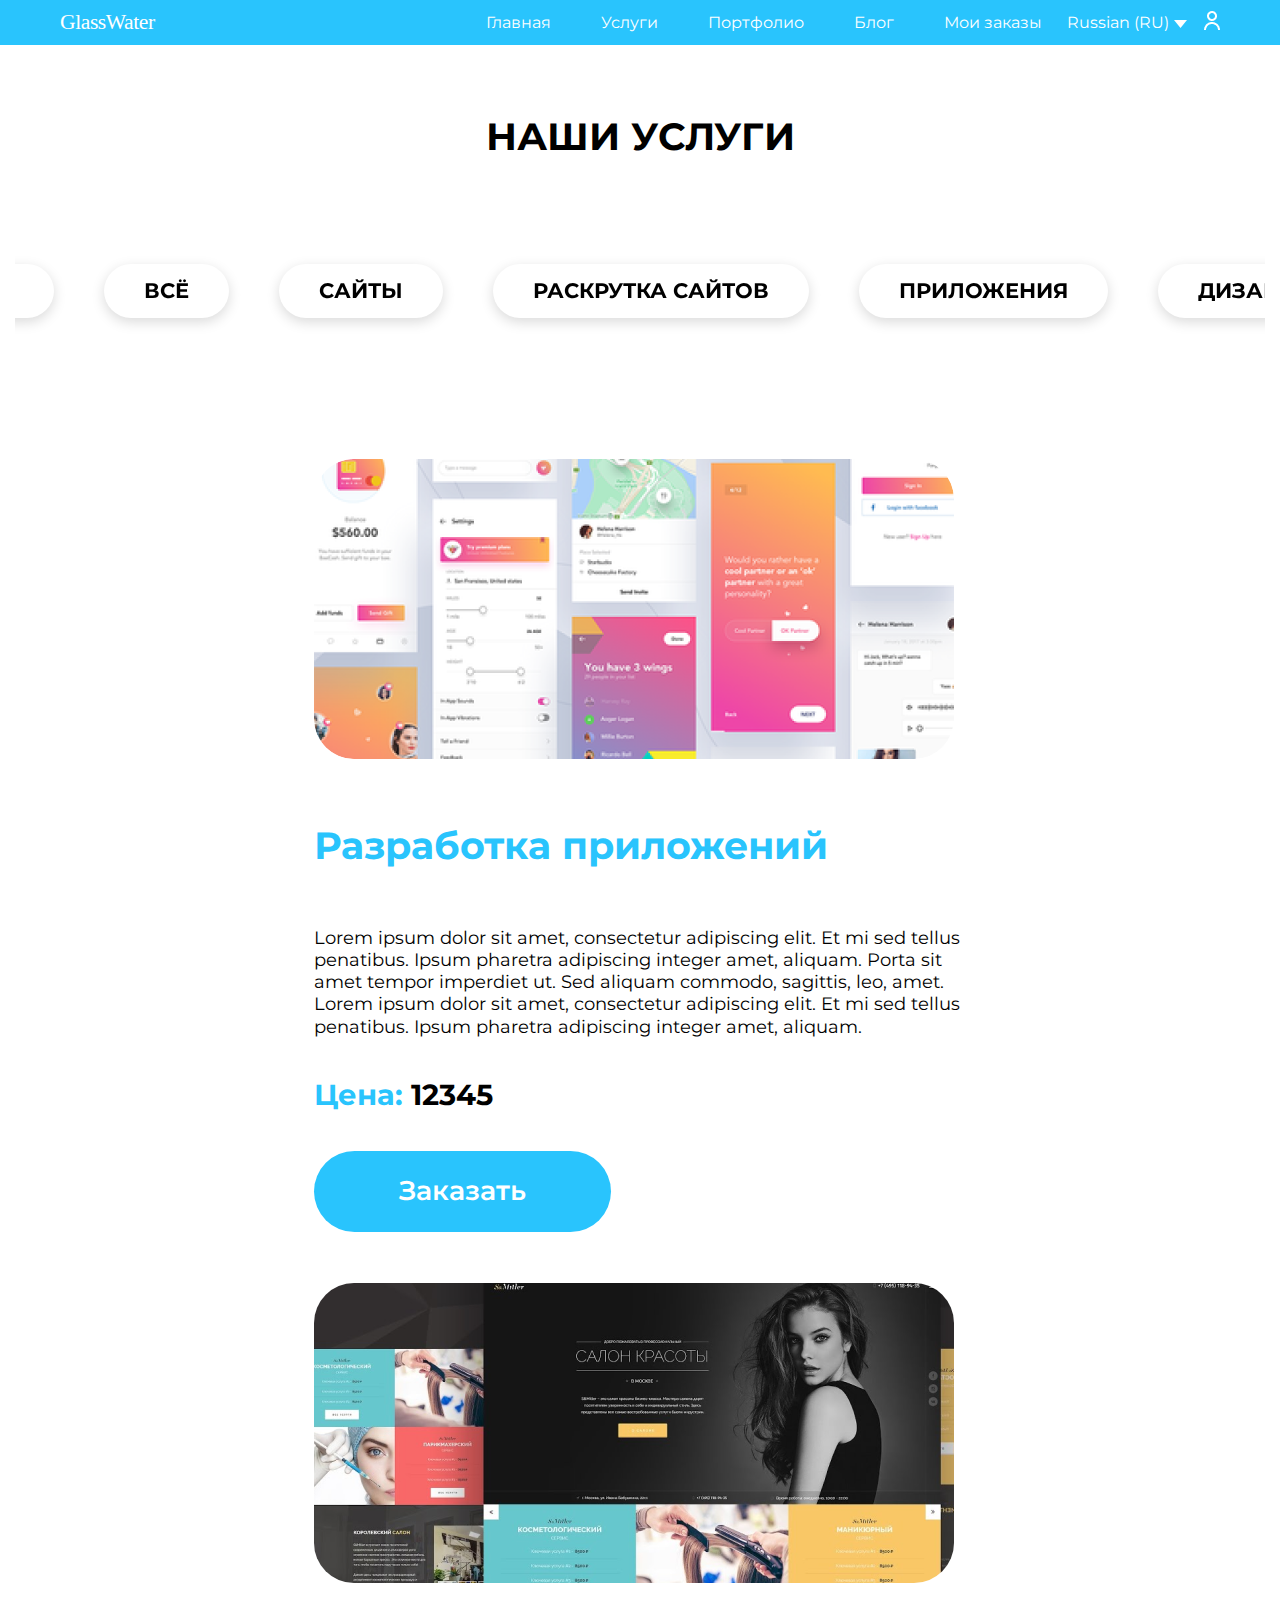
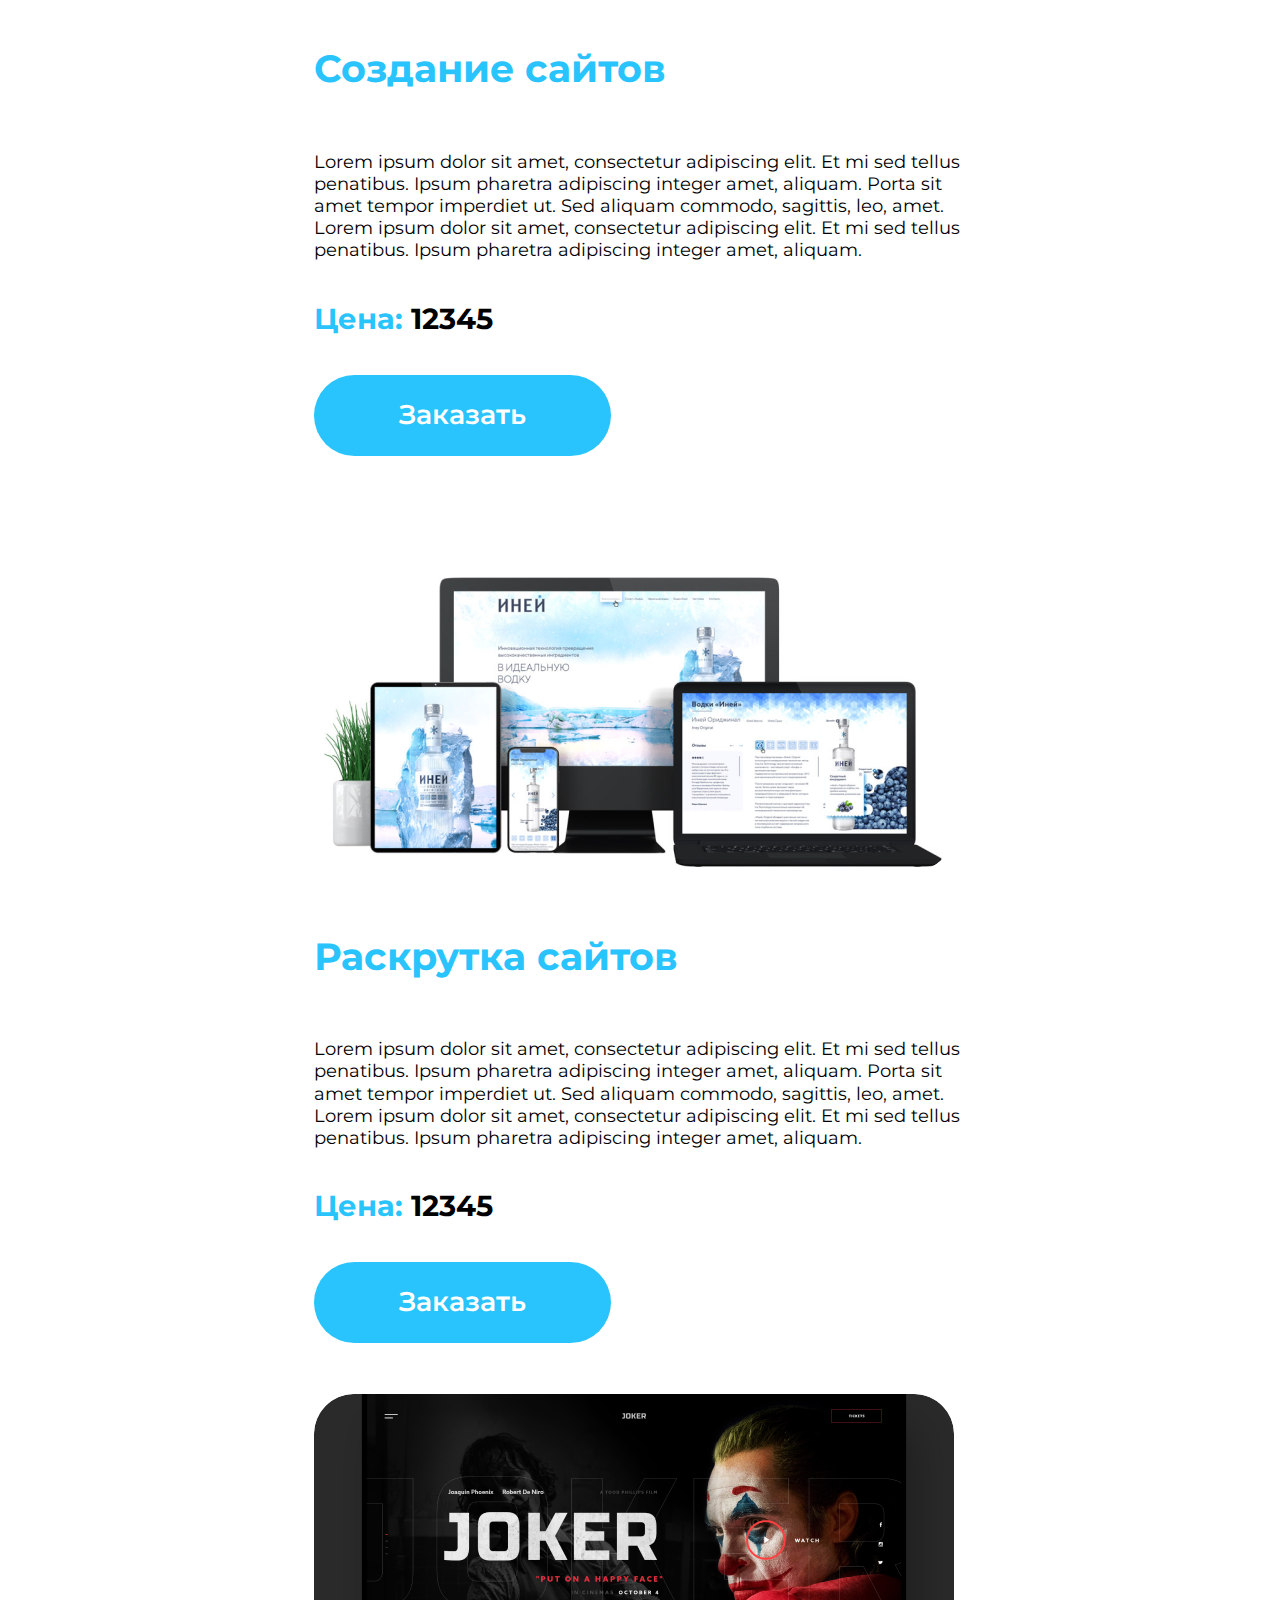
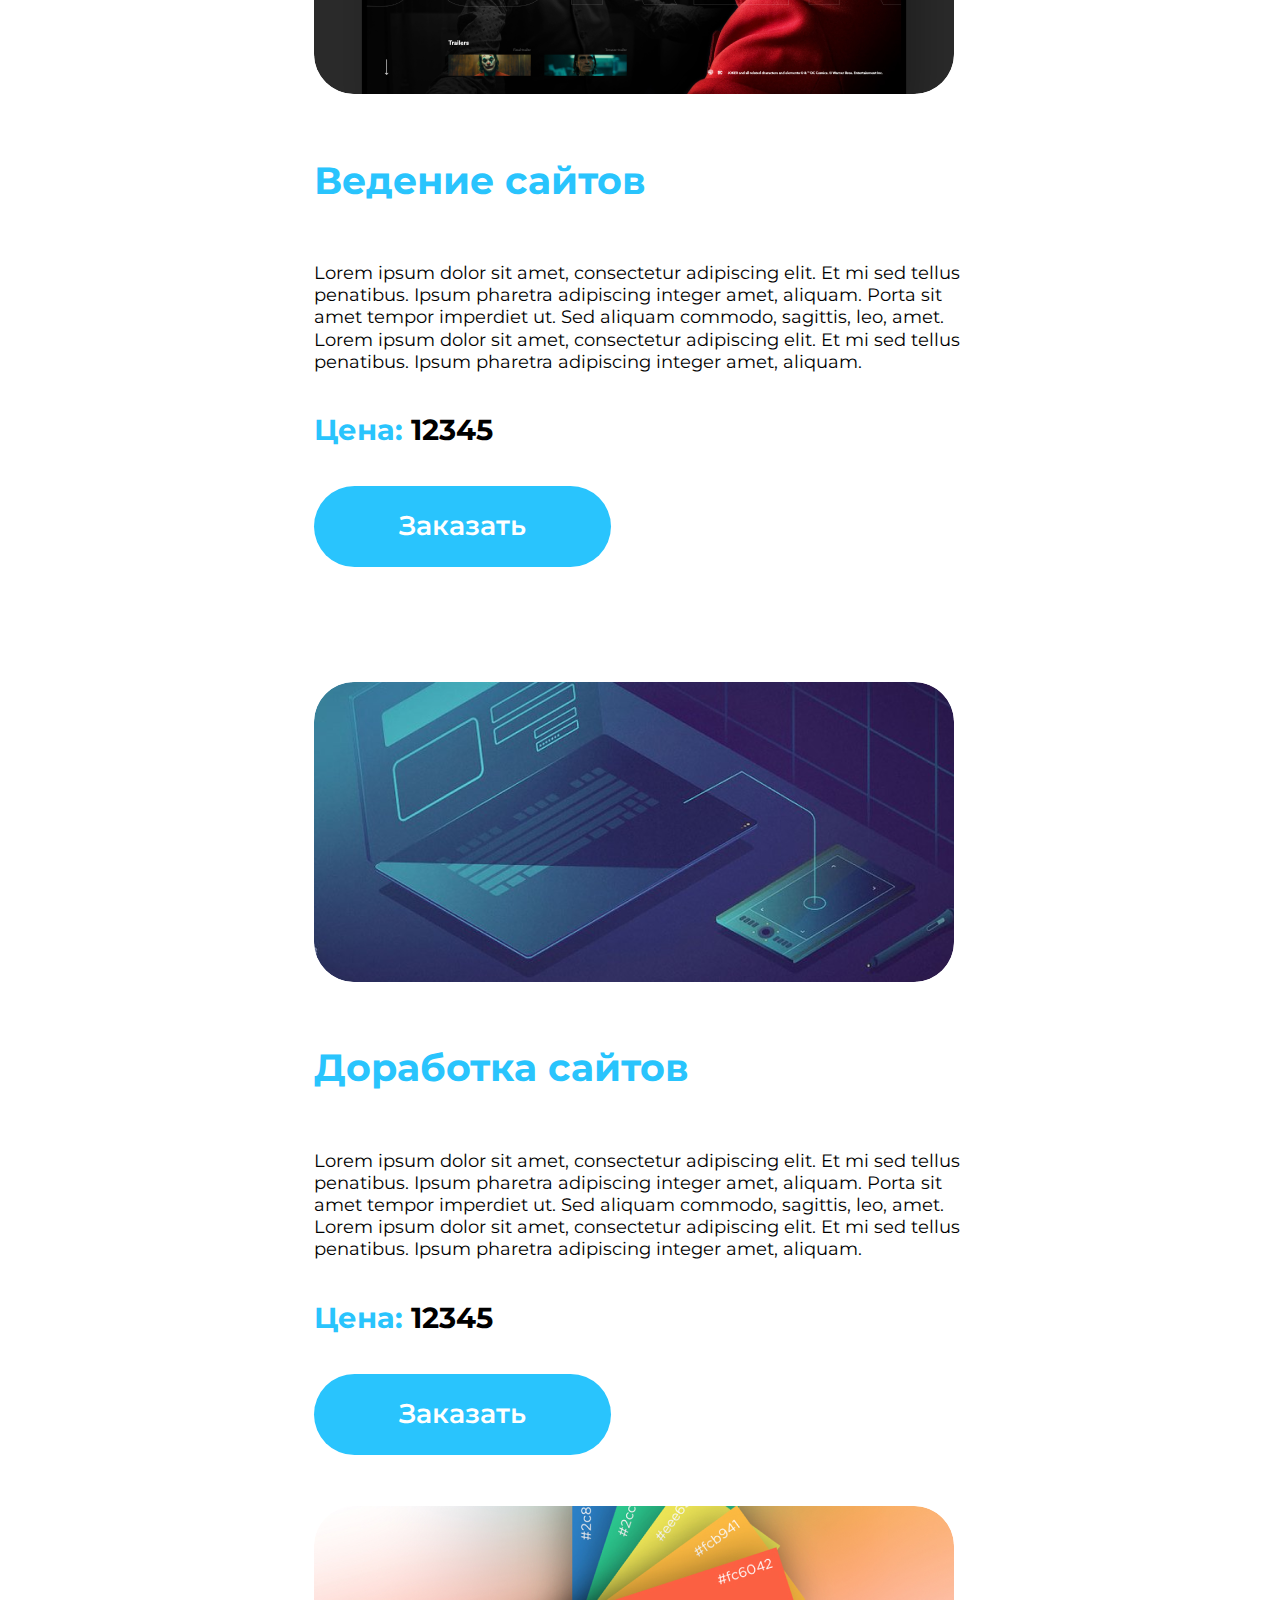
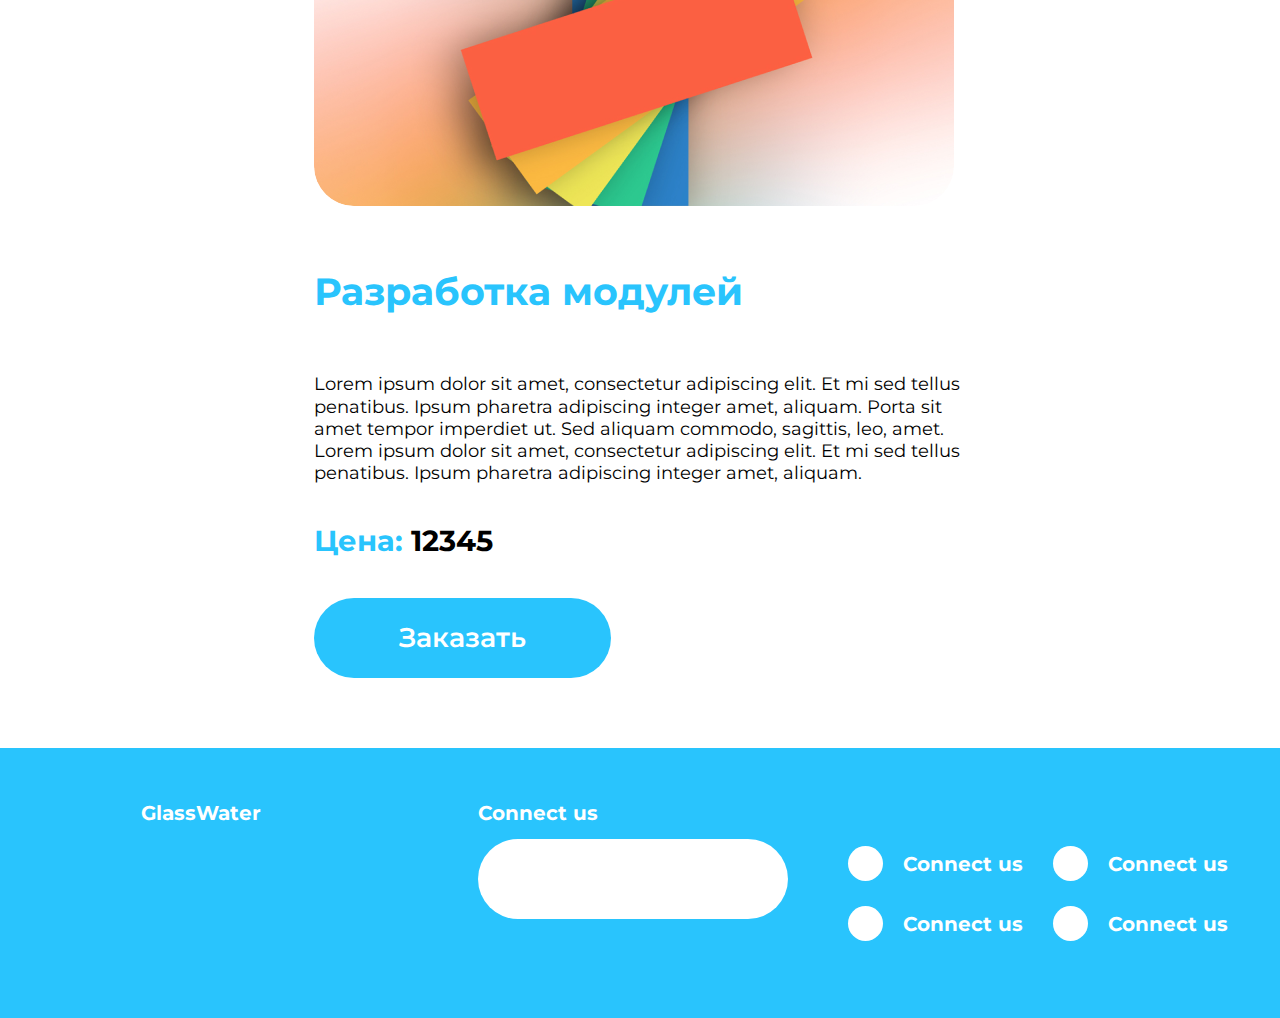
<file: services.html>
<!DOCTYPE html>
<html lang="en">
<head>
    <meta charset="UTF-8">
    <meta http-equiv="X-UA-Compatible" content="IE=edge">
    <meta name="viewport" content="width=device-width, initial-scale=1.0">
    <title>Наши услуги</title>
    <link href="https://fonts.googleapis.com/css2?family=Montserrat:wght@400;500;600;700&display=swap" rel="stylesheet">

    <link rel="stylesheet" href="./css/normalize.css">
    <link rel="stylesheet" href="./css/style.css">
    <link rel="stylesheet" href="./css/services.css">

    </head>
<body>
    <header class="header">

    <div class="header__left">
        <a href="./index.html" class="header__logo">GlassWater</a>
    </div>
    <div class="header__right">
        <div class="header__menu">
            <ul class="menu __hidden-menu display-none_mob" id="__menu">
                <li class="menu__list"><a href="./index.html" class="menu__link">Главная</a></li>
                <li class="menu__list"><a href="./services.html" class="menu__link">Услуги</a></li>
                <li class="menu__list"><a href="./portfolio.html" class="menu__link">Портфолио</a></li>
                <li class="menu__list"><a href="./blog.html" class="menu__link">Блог</a></li>
                <li class="menu__list"><a href="./order.html" class="menu__link">Мои заказы</a></li>
            </ul>
        </div>

        <div class="header__lang">Russian (RU)</div>


        <div class="header__user">
            <a href="./account.html"> <img src="./img/user.png" alt="user"> </a>
        </div>
        <div class="burger" id="__burger">
            <span id="__burger-item-1" class="burger__item "></span>
            <span id="__burger-item-2" class="burger__item"></span>
            <span id="__burger-item-3" class="burger__item"></span>
        </div>
    </div>
</header>

    <section class="services">
        <div class="container">
            <h2 class="title title_services">НАШИ УСЛУГИ</h2>
        </div>
        <div class="filter filter_services">
            <div class="filter__outer">
                <div class="filter__inner">
                    <div class="glide services__glide">
                        <div class="glide__track" data-glide-el="track">
                            <ul class="glide__slides">
                                <li class="glide__slide">
                                    <div class="subtitle filter__button">всё</div>
                                </li>
                                <li class="glide__slide">
                                    <div class="subtitle filter__button">сайты</div>
                                </li>
                                <li class="glide__slide">
                                    <div class="subtitle filter__button">раскрутка сайтов</div>
                                </li>
                                <li class="glide__slide">
                                    <div class="subtitle filter__button">приложения</div>
                                </li>
                                <li class="glide__slide">
                                    <div class="subtitle filter__button">дизайн</div>
                                </li>
                                <li class="glide__slide">
                                    <div class="subtitle filter__button">реклама</div>
                                </li>
                            </ul>
                        </div>
                    </div>

                </div>

            </div>
        </div>
        <div class="container">
            <div class="services__row">
                <article class="services__item">
                    <div class="services__image">
                        <img src="./img/services/1.png" alt="">
                    </div>
                    <h2 class="title title_blue">Разработка приложений </h2>
                    <p class="text">Lorem ipsum dolor sit amet, consectetur adipiscing elit. Et mi sed tellus penatibus. Ipsum pharetra adipiscing integer amet, aliquam. Porta sit amet tempor imperdiet ut. Sed aliquam commodo, sagittis, leo, amet. Lorem ipsum dolor sit amet, consectetur adipiscing elit. Et mi sed tellus penatibus. Ipsum pharetra adipiscing integer amet, aliquam. </p>
                    <h3 class="services__price">
                        Цена: <span>12345</span>
                    </h3>
                    <a href="./product.html" class="button">
                        Заказать
                    </a>
                </article>
                <article class="services__item">
                    <div class="services__image">
                        <img src="./img/services/2.png" alt="">
                    </div>
                    <h2 class="title title_blue">Создание сайтов</h2>
                    <p class="text">Lorem ipsum dolor sit amet, consectetur adipiscing elit. Et mi sed tellus penatibus. Ipsum pharetra adipiscing integer amet, aliquam. Porta sit amet tempor imperdiet ut. Sed aliquam commodo, sagittis, leo, amet. Lorem ipsum dolor sit amet, consectetur adipiscing elit. Et mi sed tellus penatibus. Ipsum pharetra adipiscing integer amet, aliquam. </p>
                    <h3 class="services__price">
                        Цена: <span>12345</span>
                    </h3>
                    <a href="./product.html" class="button">
                        Заказать
                    </a>
                </article>
            </div>
            <div class="services__row">
                <article class="services__item">
                    <div class="services__image">
                        <img src="./img/services/3.png" alt="">
                    </div>
                    <h2 class="title title_blue">Раскрутка сайтов  </h2>
                    <p class="text">Lorem ipsum dolor sit amet, consectetur adipiscing elit. Et mi sed tellus penatibus. Ipsum pharetra adipiscing integer amet, aliquam. Porta sit amet tempor imperdiet ut. Sed aliquam commodo, sagittis, leo, amet. Lorem ipsum dolor sit amet, consectetur adipiscing elit. Et mi sed tellus penatibus. Ipsum pharetra adipiscing integer amet, aliquam. </p>
                    <h3 class="services__price">
                        Цена: <span>12345</span>
                    </h3>
                    <a href="./product.html" class="button">
                        Заказать
                    </a>
                </article>
                <article class="services__item">
                    <div class="services__image">
                        <img src="./img/services/4.png" alt="">
                    </div>
                    <h2 class="title title_blue">Ведение сайтов </h2>
                    <p class="text">Lorem ipsum dolor sit amet, consectetur adipiscing elit. Et mi sed tellus penatibus. Ipsum pharetra adipiscing integer amet, aliquam. Porta sit amet tempor imperdiet ut. Sed aliquam commodo, sagittis, leo, amet. Lorem ipsum dolor sit amet, consectetur adipiscing elit. Et mi sed tellus penatibus. Ipsum pharetra adipiscing integer amet, aliquam. </p>
                    <h3 class="services__price">
                        Цена: <span>12345</span>
                    </h3>
                    <a href="./product.html" class="button">
                        Заказать
                    </a>
                </article>
            </div>
            <div class="services__row">
                <article class="services__item">
                    <div class="services__image">
                        <img src="./img/services/5.png" alt="">
                    </div>
                    <h2 class="title title_blue">Доработка сайтов </h2>
                    <p class="text">Lorem ipsum dolor sit amet, consectetur adipiscing elit. Et mi sed tellus penatibus. Ipsum pharetra adipiscing integer amet, aliquam. Porta sit amet tempor imperdiet ut. Sed aliquam commodo, sagittis, leo, amet. Lorem ipsum dolor sit amet, consectetur adipiscing elit. Et mi sed tellus penatibus. Ipsum pharetra adipiscing integer amet, aliquam. </p>
                    <h3 class="services__price">
                        Цена: <span>12345</span>
                    </h3>
                    <a href="./product.html" class="button">
                        Заказать
                    </a>
                </article>
                <article class="services__item">
                    <div class="services__image">
                        <img src="./img/services/6.png" alt="">
                    </div>
                    <h2 class="title title_blue">Разработка модулей </h2>
                    <p class="text">Lorem ipsum dolor sit amet, consectetur adipiscing elit. Et mi sed tellus penatibus. Ipsum pharetra adipiscing integer amet, aliquam. Porta sit amet tempor imperdiet ut. Sed aliquam commodo, sagittis, leo, amet. Lorem ipsum dolor sit amet, consectetur adipiscing elit. Et mi sed tellus penatibus. Ipsum pharetra adipiscing integer amet, aliquam. </p>
                    <h3 class="services__price">
                        Цена: <span>12345</span>
                    </h3>
                    <a href="./product.html" class="button">
                        Заказать
                    </a>
                </article>
            </div>
        </div>
    </section>

    <footer class="footer">
        <div class="footer__left">
            <div class="footer__logo">GlassWater</div>
            <div class="footer__year"><?php echo $year; ?></div>
        </div>
        <div class="footer__right">
            <div class="footer__info">
                <span class="footer__text">Connect us</span>
                <div class="footer__button"></div>
            </div>
            <div class="footer__column">
                <div class="footer__row">
                    <div class="footer__image"></div>
                    <span class="footer__text">Connect us</span>
                </div>
                <div class="footer__row">
                    <div class="footer__image"></div>
                    <span class="footer__text">Connect us</span>
                </div>
            </div>
            <div class="footer__column">
                <div class="footer__row">
                    <div class="footer__image"></div>
                    <span class="footer__text">Connect us</span>
                </div>
                <div class="footer__row">
                    <div class="footer__image"></div>
                    <span class="footer__text">Connect us</span>
                </div>
            </div>
        </div>
    </footer>

    <script src="./js/glide/dist/glide.min.js"></script>
    <script src="./js/main.js"></script>
    <script src="./js/services.js"></script>
</body>
</html>
</file>
<file: css/style.css>
body {

    font-family: 'Montserrat', sans-serif;
}
.hidden {
    display: none;
}
.header {
    display: flex;
    max-width: 1920px;
    margin: 0 auto;
    background-color: #29C4FD;
    padding: 0 60px;

    justify-content: space-between;
    align-items: center;
    height: 45px;
}
.header__logo {
    font-family: Ruberoid sans-serif;
    font-weight: 300;
    font-size: 24px;
    color: #ffffff;
    letter-spacing: -0.02em;
    text-decoration: none;
}
.header__logo:hover {
    cursor: pointer;
}


.header__right {
    display: flex;
    align-items: center;
    color: #ffffff;
}

.menu {
    display: flex;
    margin: 0;
    padding: 0;
}
.menu.__show-menu {
    display: flex;
    justify-content: space-around;
    align-items: center;
    animation: __show-menu 200ms linear forwards;
    animation-direction: normal;
}

@keyframes __show-menu {
    0% {
        left: 100%;
        right: -100%;
    }
    25% {
        display: block;
        left: 75%;
        right: -75%;
    }
    50% {
        left: 50%;
        right: -50%;
    }
    75% {
        left: 25%;
        right: -25%;
    }
    100% {
        left: 0;
        right: 0;
    }

}

@keyframes __hidden-menu {

    0% {
        left: 0;
        right: 0;
    }
    25% {
        left: 25%;
        right: -25%;
    }
    50% {
        left: 50%;
        right: -50%;
    }

    75% {
        display: block;
        left: 75%;
        right: -75%;
    }
    100% {
        left: 100%;
        right: -100%;
        display: none;

    }
}

.menu__list {
    list-style: none;
}
.menu__link {
    text-decoration: none;
    color: #FFFFFF;
    font-size: 18px;
    display: block;
    padding: 0 25px;
}

.menu__link:hover {
    text-decoration: underline;
    cursor: pointer;
}
.header__lang {
    font-size: 18px;
    margin-right: 35px;
    white-space: nowrap;
    position: relative;
}
.header__lang:hover {
    cursor: pointer;
}
.header__lang::after {
    content: "";
    position: absolute;
    top: 7px;
    right: -18px;
    width: 13px;
    height: 8px;
    background-color: #ffffff;
    clip-path: polygon(50% 0%, 0% 100%, 100% 100%);
    transform: rotate(-180deg);
}
.header__user:hover{
    cursor: pointer;
}

.burger {
    margin-left: 20px;
    display: none;
    position: relative;
}

.burger__item {
    width: calc(100% - 15px);
    border-top: 3px solid white;
    position: absolute;
    left: 5px;
}

.burger__item:nth-child(1) {
    top: 10px;
}

.burger__item:nth-child(2) {
    top: 50%;
    margin-top: -1.5px;
    left: 5px;

}

.burger__item:nth-child(3) {
    bottom: 10px;
}

.burger:hover {
    cursor: pointer;
    transform: scale(1.05);
}

/* active burger */
#__burger-item-1.__active {
    transform: rotate(135deg);
    transition: 200ms linear;
    top: 20px;
}

#__burger-item-2.__active {
    display: none;
}

#__burger-item-3.__active {
    transform: rotate(-135deg);
    transition: 200ms linear;
    bottom: 22px;
}

/* deactive burger */
.__hidden-menu {
    animation: __hidden-menu 200ms linear forwards;
    animation-direction: normal;
}

#__burger-item-1.__deactive {
    transform: rotate(0);
    transition: 200ms linear;
    top: 10px;
}

#__burger-item-2.__deactive {

    transition: 200ms linear;
}

#__burger-item-3.__deactive {
    transform: rotate(0);
    transition: 200ms linear;
    bottom: 10px;
}

.footer {
    display: flex;
    max-width: 1920px;
    margin: 0 auto;
    padding: 65px 125px;
    color: #ffffff;
    background-color: #29C4FD;
    justify-content: space-between;
    font-size: 24px;
    font-weight: 700;
}

.footer__left {
    display: flex;
    flex-direction: column;
    margin-left: 110px;
}
.footer__logo {
    padding-bottom: 20px;
}

.footer__right {
    display: flex;
}

.footer__info {
    display: flex;
    flex-direction: column;
    margin-right: 60px;
}
.footer__button {
    margin-top: 15px;
    width: 330px;
    height: 83px;
    background: #FFFFFF;
    border-radius: 61px;
}
.footer__column {
    margin-top: 45px;
}
.footer__column:last-child {
    margin-left: 30px;
}

.footer__row {
    display: flex;
    align-items: center;
    padding-bottom: 25px;
}
.footer__image{
    margin-right: 20px;
    width: 35px;
    height: 35px;
    border-radius: 50%;
    background-color: #ffffff;
}
@media (max-width: 1920px) {
    .header__logo {
        font-size: calc(18px + (24 - 18) * ((100vw - 320px) / (1920 - 320))) ;
    }
    .menu__link {
        font-size: calc(14px + (18 - 14) * ((100vw - 320px) / (1920 - 320))) ;
    }
    .header__lang {
        font-size: calc(14px + (18 - 14) * ((100vw - 320px) / (1920 - 320))) ;
    }
    .footer {

        font-size: calc(12px + (24 - 10) * ((100vw - 320px) / (1920 - 320))) ;
    }
}
@media (max-width: 1400px){
    .footer {
        padding: calc(20px + (60 - 20) * ((100vw - 770px) / (1400 - 770))) calc(20px + (60 - 20) * ((100vw - 770px) / (1400 - 770)));
    }
    .footer__left {
        margin-left: calc(0px + (110 - 0) * ((100vw - 770px) / (1400 - 770)));
    }
    .footer__button {
        width: calc(150px + (330 - 150) * ((100vw - 320px) / (1400 - 320)));
        height: calc(50px + (83 - 50) * ((100vw - 320px) / (1400 - 320)));
    }
}
@media (max-width: 940px) {
    .header {
        padding: 0 calc(10px + (60 - 10) * ((100vw - 320px) / (940 - 320)));
    }
    .menu__link {
        white-space: nowrap;
        padding: 0 calc(10px + (25 - 10) * ((100vw - 770px) / (940 - 770)));
    }
}
@media (max-width: 770px) {
    .header__body {
        padding: 0 10px;
    }

    .menu {
        position: absolute;
        top: 45px;
        left: 100%;
        right: -100%;
        bottom: 0;
        background-color: rgba(0, 0, 0, .7);
        cursor: move;
        overflow: auto;
        -webkit-backdrop-filter: blur(3px);
        backdrop-filter: blur(3px);
        flex-direction: column;
        z-index: 100;
    }
    .burger {
        display: block;
        height: 45px;
        width: 45px;
    }
    .display-none_mob {
        display: none !important;
    }

    .footer {
        flex-direction: column;
        align-items: center;
    }
    .footer__left {
        width: 100%;
        margin-left: 0;
        padding-top: calc(20px + (30 - 20) * ((100vw - 320px) / (770 - 320)));
        align-items: center;
    }
    .footer__right {
        padding-top: calc(20px + (30 - 20) * ((100vw - 320px) / (770 - 320)));
        width: 100%;
        flex-direction: column;
        align-items: center;
    }
    .footer__info {
        margin: 0;
    }
    .footer__column {
        margin-top: calc(20px + (45 - 20) * ((100vw - 320px) / (770 - 320)));
    }
    .footer__column:last-child {
        margin: 0;
    }
    .footer__image {
        width: calc(25px + (35 - 25) * ((100vw - 320px) / (770 - 320)));
        height: calc(25px + (35 - 25) * ((100vw - 320px) / (770 - 320)));
    }
}
</file>
<file: css/home.css>
.container {
    max-width: 1450px;
    padding: 60px 15px;
    margin: 0 auto;
}

.title {
    font-size: 48px;
    font-weight: 700;
    color: #29C4FD;
}
.text {
    font-size: 20px;
    line-height: 25px;
}
.subtitle {
    font-size: 24px;
    font-weight: 700;
}

.button {
    color: #29C4FD;
    text-decoration: none;
    display: inline-block;
    font-size: 34px;
    font-weight: 600;
    border-radius: 60px;
    box-shadow: 0 4px 32px rgba(41, 196, 253, 0.5);
    transition: 0.3s ease;
}

.button:hover {
    cursor: pointer;
    box-shadow: 0 4px 50px rgba(41, 196, 253, 0.8);
}
.button_callback {
    background-color: #29C4FD;
    color: #ffffff;
}

.button_white {
    white-space: nowrap;
    padding: 20px 100px;
}

.glide__slides{
    display: flex;
    justify-content: center;
}
.glide__slide {
    margin-right: 80px !important;
    list-style: none;
}

.hero {
    padding-top: 115px;
    padding-bottom: 115px;
    display: flex;
    justify-content: space-between;
    align-items: center;
}

.hero__left {
    width: 520px;
    display: flex;
    flex-direction: column;
    align-items: center;
    margin-top: 100px;
}

.hero__logo {
    margin-bottom: 65px;
}

.hero__title {
    font-family: Ruberoid, sans-serif;
    font-weight: 300;
    font-style: normal;
    font-size: 83px;
}


.hero__title:hover {
    cursor: pointer;
}
.text_hero {
    margin: 50px 0;
    text-align: center;
}


.button_hero {
    white-space: nowrap;
    padding: 20px 95px;
}


.hero__image {
    position: relative;
}
.hero__image::before {
    content: "";
    width: 55px;
    height: 55px;
    background-color:#29C4FD;
    border-radius: 50%;
    position: absolute;
    left: -75px;
    bottom: 210px;
}
.hero__image::after {
    content: "";
    width: 110px;
    height: 110px;
    background-color:#29C4FD;
    background-image: url("../img/hero-diagramma.png");
    background-repeat: no-repeat;
    background-position: 50% 50%;
    border-radius: 50%;
    position: absolute;
    left: -150px;
    bottom: 70px;
}
.hero__image img {
    border-radius: 50%;
}


.text_privilege {
    padding-top: 40px;
    padding-bottom: 90px;
}


.privilege__row {
    display: flex;
    flex-wrap: wrap;
    justify-content: center;
    margin-left: 200px;
}


.privilege__item {
    display: flex;
    flex-direction: column;
    align-items: center;
    justify-content: center;
    margin-right: 100px;
}
.privilege__item:hover {
    cursor: pointer;
}

.privilege__image {
    width: 193px;
    height: 193px;
    background-color: #29C4FD;
    border-radius: 61px;
}
.subtitle_privilege {
    padding: 40px 0;
}

.works {
    overflow: hidden;
}

.works__container_outer{
    max-width: 1920px;
    margin: 0 auto;
    overflow: hidden;
    position: relative;
}
.works__slider{
    max-width: 1450px;
    width: 100%;
    margin: 0 auto;
}

.glide__track_bottom {
    margin-left: -300%;
}

.works__item img {
    display: inline-block;
    width: 100%;
    max-width: 650px;
}
.works__item_bottom img {
    margin-left: -150px;
}
.works__bottom {
    padding: 100px 0;
}

.works__bottom {
    padding: 100px 0;
    display: flex;
    justify-content: center;
}

.glide__arrow {
    display: block;
    position: absolute;
    width: 65px;
    height: 65px;
    border-radius: 50%;
    background-color: #29C4FD;
    border: 3px solid #FFFFFF;
    background-repeat: no-repeat;
    background-position: center;
    z-index: 200;

}
.glide__arrow:hover {
    cursor: pointer;
}
.glide__arrow--left {
    left: 80px;
    top: 40%;
}
.glide__arrow--right {
    right: 80px;
    top: 40%;
}

.services__inner {
    padding-bottom: 130px;
    display: flex;
    align-items: center;
    flex-direction: column;
    overflow: hidden;
}
.services__slider_outer {
    max-width: 1920px;
    width: 100%;
    margin: 0 auto;
}
.services__slider_inner{
    max-width: 1450px;
    margin: 0 auto;
    position: relative;
}


.services__glide {
    padding: 140px 0;
}

.services__item {
    display: flex;
    flex-direction: column;
    align-items: center;
}

.services__number {
    display: inline-block;
    position: relative;
    width: 90px;
    height: 90px;
    font-size: 72px;
    font-weight: 700;
    color: #ffffff;
    text-align: center;
    background-color: #29C4FD;
    padding: 20px;
    border-radius: 50%;
    margin-bottom: 40px;
    transition: 0.3s ease;
}

.services__number::after {
    content: "";
    position: absolute;
    left: -500px;
    top: 65px;
    width: 1920px;
    height: 6px;
    background-color: #29C4FD;
    z-index: -1;
}

.services__number:hover {
    cursor: pointer;
    box-shadow: 0 0 0 80px #B1EAFF;
    border-radius: 50%;
    margin-bottom: 140px;
}
.subtitle_services {
    text-align: center;
}

.services__arrow {
    display: flex;
    justify-content: center;
    align-items: center;
    border: 1px solid #29C4FD;
    background-color: #ffffff;
}
.services__arrow_left {
    top: 190px;
    left: 70px;
}.services__arrow_right {
     top: 190px;
     right: 70px;
 }


.about__inner   {
    display: flex;
    justify-content: space-between;
    align-items: center;
    padding: 110px 0;
}
.about__left {
    padding-left: 200px;
}
.about__image {
    position: relative;
}
.about__image::before {
    content: "";
    width: 45px;
    height: 45px;
    background-color:#29C4FD;
    border-radius: 50%;
    position: absolute;
    left: -220px;
    bottom: 70px;
}
.about__image::after {
    content: "";
    width: 460px;
    height: 460px;
    background-color:#29C4FD;
    border-radius: 50%;
    position: absolute;
    left: -215px;
    bottom: 70px;
    z-index: -1;
}
.about__image img{
    display: inline-block;
    max-width: 600px;
    width: 100%;
    border-radius: 50%;
    z-index: 1;
}

.about__right {
    padding-top: 70px;
    width: 510px;
}

.subtitle_about {
    font-weight: 500;
    color: #29C4FD;
    padding-bottom: 10px;
}
.about__title {
    font-size: 36px;
    font-weight: 700;
}
.text_about {
    padding: 60px 0;
}


.about__bottom {
    display: flex;
    flex-direction: column;
    align-items: center;
    justify-content: center;
}

.about__row {
    width: 100%;
    display: flex;
    flex-wrap: wrap;
    justify-content: space-around;

}
.about__row:not(:last-child) {
    padding-bottom: 60px;
}
.about__item {
    display: flex;
    align-items: center;
    padding: 50px 100px;
    box-shadow: 0 4px 52px rgba(84, 101, 145, 0.15);
    border-radius: 88px;
    transition: 0.3s ease;
}

.about__item:hover {
    cursor: pointer;
    box-shadow: 0 4px 50px rgba(41, 196, 253, 0.8);
}
.about__circle {

    margin-right: 25px;
    min-width: 18px;
    height: 18px;
    background-color: #29C4FD;
    border-radius: 50%;
}

.contacts {
    overflow: hidden;
}
.contacts__inner {
    max-width: 1920px;
    margin: 0 auto;
    padding: 0 15px;
    display: flex;
    position: relative;
}
.contacts__left {
    padding-left: 230px;
}
.text_contacts {
    padding: 60px 0;
    max-width: 520px;
}
.button_contacts {
    padding: 20px 50px;
}
.contacts__image{
    margin-top: 50px;
    margin-left: -260px;
}
.contacts__image img {
    display: inline-block;
    width: 100%;
    max-width: 1050px;
}

.contacts__right {
    clip: rect(auto 1050px auto auto);
    position: absolute;
    right: -200px;
    top: -100px;
    z-index: -1;
}
.contacts__background{
    position: relative;
    border-radius: 50%;
    width: 1250px;
    height: 1100px;
    overflow: hidden;

}
.contacts__background img {
    width: 84%;
}
.title_contacts{
    display: inline-block;
    position: absolute;
    bottom: 190px;
    left: 0;
    color: #ffffff;
    background-color: #29C4FD;
    padding: 60px 300px;
}

@media (min-width: 1500px) and (max-width: 1920px) {
    .title_contacts {
        bottom: calc(260px + (190 - 260 ) * ((100vw - 1500px) / (1920 - 1500)));
    }
}
@media (min-width: 770px) and (max-width: 1500px ) {
    .hero__image img {
        width: calc(350px + (700 - 350 ) * ((100vw - 770px) / (1500 - 770))) ;
    }
    .privilege__row {
        margin-left: calc(20px + (200 - 20 ) * ((100vw - 770px) / (1500 - 770))) ;
    }
    .about__left {
        padding-left: calc(0px + (200 - 0 ) * ((100vw - 770px) / (1500 - 770)));
    }
}
@media (min-width: 320px) and (max-width: 1500px) {
    /*.about__item:not(:last-child) {*/
    /*    margin-right: calc(0px + (60 - 0 ) * ((100vw - 770px) / (1500 - 770)));*/
    /*}*/
}
@media (max-width: 1920px) {
    .hero__title {
        font-size: calc(40px + (83 - 40) * ((100vw - 320px) / (1920 - 320))) ;
    }
    .title {
        font-size: calc(24px + (48 - 24) * ((100vw - 320px) / (1920 - 320))) ;
    }
    .text {
        font-size: calc(14px + (20 - 14) * ((100vw - 320px) / (1920 - 320))) ;
        line-height: calc(18px + (25 - 18) * ((100vw - 320px) / (1920 - 320))) ;
    }

    .subtitle {
        font-size: calc(16px + (24 - 16) * ((100vw - 320px) / (1920 - 320))) ;
    }

    .button {
        font-size: calc(18px + (32 - 18) * ((100vw - 320px) / (1920 - 320)));
    }

    .works__bottom {
        padding: calc(30px + (100 - 30 ) * ((100vw - 320px) / (1920 - 320))) 0;
    }
    .about__title {
        font-size: calc(20px + (36 - 20) * ((100vw - 320px) / (1920 - 320)));
    }
    .contacts__left {
        padding-left: calc(0px + (230 - 0 ) * ((100vw - 1600px) / (1920 - 1600)));
    }
    .contacts__image {
        margin-left: calc(-150px + (-260 + 150) * ((100vw - 1600px) / (1920 - 1600)));
    }
    /*.contacts__image img {*/
    /*    width: calc(400px + (1050 - 400) * ((100vw - 320px) / (1920 - 320)));*/
    /*}*/


}
@media (max-width: 1500px) {
    .hero {
        padding-top: calc(20px + (115 - 20 ) * ((100vw - 320px) / (1500 - 320))) ;
        padding-bottom: calc(20px + (115 - 20 ) * ((100vw - 320px) / (1500 - 320))) ;
    }
    .hero__left {
        margin-top: calc(10px + (100 - 10) * ((100vw - 320px) / (1500 - 320))) ;
    }
    .hero__logo {
        margin-bottom: calc(10px + (65 - 10) * ((100vw - 320px) / (1500 - 320)));
    }
    .hero__logo img{
        width: calc(50px + (93 - 50) * ((100vw - 320px) / (1500 - 320)));
    }
    .text_hero {
        margin: calc(20px + (50 - 10) * ((100vw - 320px) / (1500 - 320))) ;
    }
    .hero__image::before {
        width: calc(25px + (50 - 25) * ((100vw - 770px) / (1500 - 770)));
        height: calc(25px + (50 - 25) * ((100vw - 770px) / (1500 - 770)));

        left: calc(30px + (-75 - 30) * ((100vw - 770px) / (1500 - 770)));
        bottom: calc(30px + (210 - 30) * ((100vw - 770px) / (1500 - 770)));
    }
    .hero__image::after {
        width: calc(50px + (110 - 50) * ((100vw - 770px) / (1500 - 770)));
        height: calc(50px + (110 - 50) * ((100vw - 770px) / (1500 - 770)));
        background-size: calc(25px + (50 - 25) * ((100vw - 770px) / (1500 - 770)));
        left: calc(55px + (-150 - 55) * ((100vw - 770px) / (1500 - 770)));
        bottom: calc(-35px + (70 + 35) * ((100vw - 770px) / (1500 - 770)));
    }
    .text_privilege {
        padding-top: calc(20px + (40 - 20 ) * ((100vw - 320px) / (1500 - 320))) ;
        padding-bottom: calc(20px + (90 - 20 ) * ((100vw - 320px) / (1500 - 320))) ;
    }

    .privilege__item {
        margin-right: calc(20px + (100 - 20 ) * ((100vw - 320px) / (1500 - 320))) ;
    }

    .about__inner {
        padding: calc(15px + (110 - 15 ) * ((100vw - 320px) / (1500 - 320)));
    }
    .about__image::before {
        left: calc(0px + (-220 - 0 ) * ((100vw - 770px) / (1500 - 770)));
        bottom: calc(-30px + (70 + 30 ) * ((100vw - 770px) / (1500 - 770)));
    }
    .about__image::after {
        width: calc(280px + (460 - 280 ) * ((100vw - 770px) / (1500 - 770)));
        height: calc(280px + (460 - 280 ) * ((100vw - 770px) / (1500 - 770)));
        left: calc(-50px + (-215 + 50 ) * ((100vw - 770px) / (1500 - 770)));
        bottom: calc(5px + (70 - 5 ) * ((100vw - 770px) / (1500 - 770)));
    }
    .about__right {
        margin-left: 30px;
    }
    .about__item {
        margin-bottom: 30px;
    }
    .about__row:not(:last-child) {
        padding-bottom: 0;
    }


    .contacts {
        width: 100%;
        display: flex;
        flex-direction: column;
        align-items: center;
        justify-content: center;
    }
    .contacts__inner {
        justify-content: center;
    }
    .contacts__left {
        /*position: absolute;*/
        /*top: 50%;*/
        /*left: 50%;*/
        /*transform: translate(-50%, -50%);*/
        position: relative;
        display: flex;
        flex-direction: column;
        justify-content: center;
        align-items: center;
    }
    .text_contacts {
        /*color: #ffffff;*/
    }

    .contacts__image{
        margin-left: 0;
        /*position: absolute;*/
        /*top: 0;*/
        /*left: 0;*/
        /*display: none;*/
    }
    /*.contacts__image img{*/
    /*    width: 1000px;*/
    /*    height: 1000px;*/
    /*    !*display: none;*!*/
    /*}*/
    .contacts__right {
        display: none;
        /*position: relative;*/
        /*right: 0;*/
        /*top: 0;*/
        /*padding-bottom: calc(5px + (50 - 5 ) * ((100vw - 320px) / (1500 - 320)));*/
    }

    /*.contacts__background {*/
    /*    width: auto;*/
    /*    height: calc(600px + (1100 - 600 ) * ((100vw - 320px) / (1500 - 320)));*/
    /*    border-radius: 10% 10% 0 0;*/
    /*}*/
    /*.contacts__background img{*/
    /*    filter: brightness(0.4);*/
    /*    width: 100%;*/
    /*    height: 100%;*/

    /*}*/
    /*.title_contacts {*/
    /*    width: 100%;*/
    /*    padding: calc(20px + (60 - 20 ) * ((100vw - 320px) / (1500 - 320))) 10px;*/
    /*    text-align: center;*/
    /*    bottom: 0;*/
    /*    left: 0;*/
    /*}*/

}
@media (max-width: 1350px){
    .glide__arrow {
        width: calc(50px + (65 - 50) * ((100vw - 770px) / (1350 - 770)))  ;
        height: calc(50px + (65 - 50) * ((100vw - 770px) / (1350 - 770))) ;
    }
    .glide__arrow svg {
        width: calc(10px + (30 - 10) * ((100vw - 320px) / (1350 - 320))) ;
        height: calc(10px + (30 - 10) * ((100vw - 320px) / (1350 - 320))) ;
    }
    .glide__arrow--left {

        left: calc(40px + (80 - 40) * ((100vw - 320px) / (1350 - 320))) ;
    }
    .glide__arrow--right {

        right: calc(40px + (80 - 40) * ((100vw - 320px) / (1350 - 320))) ;
    }

    .works__item img {
        max-width: none;
        margin-left: 0;
    }
    .works__item_bottom img {
        margin-left: -35px;
    }
    .services__number {
        width: calc(45px + (90 - 45 ) * ((100vw - 320px) / (1350 - 320)));
        height: calc(45px + (90 - 45 ) * ((100vw - 320px) / (1350 - 320)));
        font-size: calc(36px + (72 - 45 ) * ((100vw - 320px) / (1350 - 320)));
        padding: calc(10px + (20 - 10 ) * ((100vw - 320px) / (1350 - 320)));
        margin-bottom: calc(20px + (40 - 20 ) * ((100vw - 320px) / (1350 - 320)));
    }

    .services__number::after {
        top: calc(35px + (65 - 35 ) * ((100vw - 320px) / (1350 - 320)));
        height: calc(3px + (6 - 3 ) * ((100vw - 320px) / (1350 - 320)));
    }

    .services__number:hover {
        box-shadow: 0 0 0 calc(30px + (80 - 30) * ((100vw - 320px) / (1350 - 320))) #B1EAFF;
        margin-bottom: calc(40px + (140 - 40 ) * ((100vw - 320px) / (1350 - 320)));
    }
    .services__arrow_left {
        top: calc(180px + (190 - 180 ) * ((100vw - 770px) / (1350 - 770)));
        left: calc(20px + (70 - 20 ) * ((100vw - 770px) / (1350 - 770)));
    }
    .services__arrow_right {
        top: calc(180px + (190 - 180 ) * ((100vw - 770px) / (1350 - 770)));
        right: calc(20px + (70 - 20 ) * ((100vw - 770px) / (1350 - 770)));
    }
}
@media (max-width: 890px) {
    .privilege__row {
        justify-content: center;
        align-items: center;
    }
    .privilege__item {
        margin-right: calc(0px + (40 - 0 ) * ((100vw - 320px) / (890 - 320))); ;
    }
}
@media (max-width: 770px) {
    .text {
        text-align: justify;
    }
    .button:hover {
        box-shadow: 0 4px 30px rgba(41, 196, 253, 0.8);
    }

    .container {
        padding: 30px 15px;
    }
    .hero {
        justify-content: center;
    }
    .hero__right {
        display: none;
    }
    .privilege__row {

        margin-left: 0;
    }
    .privilege__image {
        width: calc(150px + (193 - 150 ) * ((100vw - 320px) / (770 - 320)));
        height: calc(150px + (193 - 150 ) * ((100vw - 320px) / (770 - 320)));

    }
    .subtitle_privilege {
        padding: calc(20px + (40 - 20 ) * ((100vw - 320px) / (770 - 320))) 0;
    }
    .button_white{
        padding: calc(15px + (20 - 15) * ((100vw - 320px) / (500 - 320))) calc(85px + (100 - 85) * ((100vw - 320px) / (770 - 320))) ;
    }

    .glide__arrow--left {
        left: 0;
    }
    .glide__arrow--right {
        right: 0
    }
    .services__inner {
        padding-bottom: calc(50px + (130 - 50 ) * ((100vw - 320px) / (770 - 320)));
    }
    .services__glide {
        padding: calc(30px + (140 - 30 ) * ((100vw - 320px) / (770 - 320))) 0;
    }
    .services__arrow_left {
        top: calc(62px + (180 - 62 ) * ((100vw - 320px) / (770 - 320)));
        left: calc(20px + (30 - 20 ) * ((100vw - 320px) / (770 - 320)));
    }
    .services__arrow_right {
        top:calc(62px + (180 - 62 ) * ((100vw - 320px) / (770 - 320)));
        right: calc(20px + (30 - 20 ) * ((100vw - 320px) / (770 - 320)));
    }

    .about__item {
        padding: calc(20px + (50 - 20 ) * ((100vw - 320px) / (770 - 320))) calc(30px + (100 - 30 ) * ((100vw - 320px) / (770 - 320)));
    }
    .about__inner {
        width: 100%;
        padding: calc(30px + (40 - 30 ) * ((100vw - 320px) / (770 - 320))) 0;
        justify-content: center;
        flex-direction: column;

    }
    .about__left {
        padding: 0;
        text-align: center;
    }
    .about__image img {
        width: 80%;
    }
    .about__image::before {
        left: 0;
        bottom: 0;
        width: calc(30px + (45 - 30 ) * ((100vw - 320px) / (770 - 320)));
        height: calc(30px + (45 - 30 ) * ((100vw - 320px) / (770 - 320)));
    }
    .about__image::after {
        width: calc(230px + (500 - 230 ) * ((100vw - 320px) / (770 - 320)));
        height: calc(230px + (500 - 230 ) * ((100vw - 320px) / (770 - 320)));
        left: -10px;
        bottom: 5px;
    }

    .about__right {
        width: 100%;
        display: flex;
        flex-direction: column;
        justify-content: center;
        align-items: center;
        margin: 0;
        padding: calc(30px + (40 - 30 ) * ((100vw - 320px) / (770 - 320))) 0 0 0;
    }
    .about__row {
        width: 100%;
    }
    .about__item {
        width: 90%;
    }
    .about__item:hover {
        box-shadow: 0 4px 30px rgba(41, 196, 253, 0.8);
    }
    .text_about{
        width: 100%;
        padding: calc(30px + (60 - 30) * ((100vw - 320px) / (770 - 320))) 10px;
    }

    .about__bottom {
        margin-top: 30px;
    }
    .contacts__inner {
        flex-direction: column;
        max-width: 770px;
        padding: 0 15px;

    }
    .text_contacts {
        padding: calc(20px + (60 - 20) * ((100vw - 320px) / (770 - 320))) 0 ;
    }

    .contacts__image{
        margin-top: calc(20px + (50 - 20) * ((100vw - 320px) / (770 - 320)));
    }

    .contacts__background {
        border-radius: 0;
        height: calc(400px + (600 - 400 ) * ((100vw - 320px) / (770 - 320)));
    }
    .button_contacts {
        padding: calc(10px + (20 - 10) * ((100vw - 320px) / (770 - 320))) calc(20px + (50 - 20) * ((100vw - 320px) / (770 - 320)));
    }


}
@media (max-width: 500px) {
    .about__item {
        text-align: center;
        padding: calc(20px + (50 - 20) * ((100vw - 320px) / (500 - 320))) calc(20px + (100 - 20) * ((100vw - 320px) / (500 - 320))) ;
    }
    .about__circle {
        min-width: 10px;
        height: 10px;
    }
    .button_about {
        padding: calc(15px + (20 - 15) * ((100vw - 320px) / (500 - 320))) calc(65px + (95 - 65) * ((100vw - 320px) / (500 - 320))) ;
    }
}
@media (max-width: 400px) {
    .button_hero {
        padding: calc(15px + (20 - 15) * ((100vw - 320px) / (400 - 320))) calc(65px + (95 - 65) * ((100vw - 320px) / (400 - 320))) ;
    }
    .title_contacts {
        font-size: 20px;
        padding: 10px 0;
    }
}
</file>
<file: css/account.css>
.title {
    font-size: 48px;
    font-weight: 700;
    color: #29C4FD;
}
.subtitle {
    font-size: 24px;
    font-weight: 700;
}
.text {
    font-size: 20px;
    line-height: 25px;
}
.button {
    display: inline-block;
    font-size: 24px;
    color: #FFFFFF;
    border: none;
    padding: 10px 40px;
    background: #29C4FD;
    border-radius: 25px;
    transition: 0.3s ease-in;
}
.button:hover {
    cursor: pointer;
    box-shadow: 0 4px 30px rgba(41, 196, 253, 0.8);
}

.hide {
    position: absolute;
    width: 1px;
    height: 1px;
    z-index: -99;
    opacity: 0;
}


.account {
    max-width: 1920px;
    margin: 0 auto;
    padding: 110px 15px;
}
.title_account {
    max-width: 1450px;
    margin: 0 auto;
}
.account__subtitle {
    font-size: 30px;
    text-align: center;
    margin-top: 50px;
    margin-bottom: 40px;
}
.form {
    max-width: 770px;
    margin: 0 auto;
    display: flex;
    flex-direction: column;
    justify-content: center;
    align-items: center;
}
.upload {
    width: 100%;
    display: flex;
    flex-direction: column;
    justify-content: center;
    align-items: center;
    margin-bottom: 60px;
}



.upload__label {
    display: flex;
    justify-content: center;
    align-items: center;
    width: 205px;
    height: 205px;
    border-radius: 50%;
    background-color: #29C4FD;
    position: relative;
    transition: 0.3s ease-in;
}
.upload__label:hover {
    cursor: pointer;
    box-shadow: 0 4px 50px rgba(41, 196, 253, 0.8);
}


.form__row {
    width: 100%;
    max-width: 690px;
    background: #FFFFFF;
    box-shadow: 0 4px 13px rgba(0, 0, 0, 0.15);
    border-radius: 25px;
    padding: 20px 40px;
    margin-bottom: 20px;
    display: flex;
    align-items: center;
    justify-content: space-between;
}

.form__row input {
    width: 75%;
    font-size: 24px;
    background: #FFFFFF;
    box-shadow: inset 0 4px 4px rgba(0, 0, 0, 0.1);
    border-radius: 5px;
    border: none;
    padding: 10px;
}

.submit{
    margin: 0;
    padding-top: 30px;
    box-shadow: none;
}
.success {
    font-size: 18px;
    display: flex;
    justify-content: center;
    align-items: center;
}
.success__image {
    margin-right: 15px;
}


.subtitle_normal {
    width: 500px;
    font-weight: normal;
}
.info {
    width: 100%;
    max-width: 700px;
}

.info__row {
    display: flex;
    align-items: center;
    justify-content: center;
    margin-bottom: 35px;
}
.info__checkbox {
    display: none;
}

.info__fake {
    display: block;
    position: relative;
    width: 145px;
    height: 50px;
    margin-right: 50px;
}
.info__fake:hover {
    cursor: pointer;
}
.info__fake::before {
    content: "";
    width: 145px;
    height: 50px;
    left: 0;
    top: 0;
    position: absolute;
    box-shadow: 0 4px 13px rgba(0, 0, 0, 0.15);
    border-radius: 25px;
    transition: 0.3s ease-in;
}
.info__fake::after {
    content: "";
    width: 35px;
    height: 35px;
    position: absolute;
    top: 7px;
    left: 7px;
    background-color: rgba(0, 0, 0, 0.86);
    border-radius: 50%;
    transition: 0.3s ease-in;
}

#info__email:checked + .info__fake::before {
    background-color: #29C4FD;
}
#info__email:checked + .info__fake::after {
    transform: translateX(90px);
    background-color: #FFFFFF;
}
#info__sms:checked + .info__fake::before {
    background-color: #29C4FD;
}
#info__sms:checked + .info__fake::after {
    transform: translateX(90px);
    background-color: #FFFFFF;
}

@media (max-width: 1920px) {
    .title {
        font-size: calc(22px + (48 - 22) * ((100vw - 320px) / (1920 - 320))) ;
    }
    .subtitle {
        font-size: calc(16px + (24 - 16) * ((100vw - 320px) / (1920 - 320))) ;
    }
    .text {
        font-size: calc(14px + (20 - 14) * ((100vw - 320px) / (1920 - 320))) ;
        line-height: calc(18px + (25 - 18) * ((100vw - 320px) / (1920 - 320))) ;
    }
    .button {
        font-size: calc(16px + (24 - 16) * ((100vw - 320px) / (1920 - 320))) ;
    }
    .account__subtitle {
        font-size: calc(18px + (30 - 18) * ((100vw - 320px) / (1920 - 320))) ;

    }
    .form__row input {
        font-size: calc(16px + (24 - 16) * ((100vw - 320px) / (1920 - 320))) ;
    }
    .success {
        font-size: calc(14px + (18 - 14) * ((100vw - 320px) / (1920 - 320))) ;
    }
}

@media (max-width: 770px) {

    .account {
        padding: calc(50px + (110 - 50) * ((100vw - 320px) / (770 - 320))) 15px;
    }
    .account__subtitle {
        margin-top: calc(30px + (50 - 30) * ((100vw - 320px) / (770 - 320)));
        margin-bottom: calc(30px + (40 - 30) * ((100vw - 320px) / (770 - 320)));
    }
    .upload {
        margin-bottom: calc(30px + (50 - 30) * ((100vw - 320px) / (770 - 320)));
    }
    .upload__label {
        width: calc(130px + (205 - 130) * ((100vw - 320px) / (770 - 320)));
        height: calc(130px + (205 - 130) * ((100vw - 320px) / (770 - 320)));
    }
    .upload__label img {
        width: calc(70px + (120 - 70) * ((100vw - 320px) / (770 - 320)));
    }
    .form__row {
        width: 90%;
        padding: 20px calc(20px + (40 - 20) * ((100vw - 320px) / (770 - 320)));
        flex-direction: column;
        align-items: flex-start;
    }
    .form__row input {
        margin-top: 15px;
        width: 90%;
    }
    .success__image img {
        width: calc(20px + (32 - 20) * ((100vw - 320px) / (770 - 320)));
    }
    .submit {
        align-items: center;
        width: 100%;
        padding: 20px 0 0 0;
    }
    .button {
        width: 100%;
        text-align: center;
        margin-top: 25px;
        padding: 10px 0;
    }

    .info__fake {
        width: calc(100px + (145 - 100) * ((100vw - 320px) / (770 - 320)));
        height: calc(30px + (50 - 30) * ((100vw - 320px) / (770 - 320)));
    }

    .info__fake::before {
        width: calc(70px + (145 - 70) * ((100vw - 320px) / (770 - 320)));
        height: calc(30px + (50 - 30) * ((100vw - 320px) / (770 - 320)));
    }
    .info__fake::after {
        width: calc(20px + (35 - 20) * ((100vw - 320px) / (770 - 320)));
        height: calc(20px + (35 - 20) * ((100vw - 320px) / (770 - 320)));
        top: calc(5px + (7 - 5) * ((100vw - 320px) / (770 - 320)));
        left: calc(5px + (7 - 5) * ((100vw - 320px) / (770 - 320)));
    }
    #info__email:checked + .info__fake::after {
        transform: translateX(calc(40px + (90 - 40) * ((100vw - 320px) / (770 - 320))));
        background-color: #FFFFFF;
    }
    #info__sms:checked + .info__fake::after {
        transform: translateX(calc(40px + (90 - 40) * ((100vw - 320px) / (770 - 320))));
        background-color: #FFFFFF;
    }
}
</file>
<file: css/blog-inside.css>
.title {
    font-size: 36px;
    font-weight: 700;
    color: #29C4FD;
    text-align: center;

}
.subtitle {
    font-size: 24px;
    font-weight: 700;
    color: #29C4FD;
}
.text {
    font-size: 20px;
    line-height: 25px;
    padding-bottom: 30px;
}
.blog-content .text:last-child{
    padding: 0;
}

.blog {
    padding-bottom: 250px;
}
.blog__image {
    padding: 60px 0;
    text-align: center;
}
.blog__image img {
    display: inline-block;
    width: 100%;
    max-width: 500px;
    height: 320px;
    object-fit: contain;
}


.blog__header {
    display: flex;
    flex-direction: column;
    align-items: flex-start;
    justify-content: center;
    max-width: 1400px;
    margin: 0 auto;
    padding: 60px 15px;
}

.blog__prev {
    display: inline-flex;
    align-items: center;
}
.blog__prev span {
    display: inline-block;
    padding-left: 20px;
    color: #29C4FD;
}

.blog__prev svg path{
    fill: #29C4FD;
    transition: 0.2s ease-in;
}
.blog__prev:hover {
    cursor: pointer;
}
.blog__prev:hover path {
    fill: transparent;
    stroke-width: 2px;
    stroke: #29C4FD;
}

.blog__image_header {
    padding-top: 100px;
    padding-bottom: 40px;
}
.blog__image_header img {
    display: inline-block;
    width: 100%;
    max-width: 1400px;
    height: 300px;
    border-radius: 40px;
}

.blog-content {
    max-width: 1140px;
    margin: 0 auto;
    padding: 0 15px;
    display: flex;
    flex-direction: column;
}
.title_blog-content{
    padding: 50px 0;
}

.blog__ul {
    padding: 0 0 35px 0;
    margin: 0;
    list-style-position: inside;

}
.blog__list {
    font-size:10px;
}
.blog__list_span {
    font-size: 20px;
    vertical-align: middle;
}

@media (max-width: 1920px) {
    .title {
        font-size: calc(20px + (36 - 20) * ((100vw - 320px) / (1920 - 320)));
    }

    .subtitle {
        font-size: calc(16px + (24 - 16) * ((100vw - 320px) / (1920 - 320)));
    }

    .text {
        font-size: calc(14px + (20 - 14) * ((100vw - 320px) / (1920 - 320)));
        line-height: calc(18px + (25 - 18) * ((100vw - 320px) / (1920 - 320)));
    }
    .blog__image_header img {
        object-fit: contain;
        height: calc(150px + (300 - 150) * ((100vw - 320px) / (1920 - 320)));
    }
    .blog__list span {
        font-size: calc(14px + (20 - 14) * ((100vw - 320px) / (1920 - 320)));
        line-height: calc(18px + (25 - 18) * ((100vw - 320px) / (1920 - 320)));
    }
}

@media (max-width: 770px) {
    .text {
        text-align: justify;
    }
    .blog {
        padding-bottom: calc(100px + (250 - 100) * ((100vw - 320px) / (770 - 320)));
    }
    .blog__header {
        padding: calc(50px + (60 - 50) * ((100vw - 320px) / (770 - 320))) 15px;
    }
    .blog__image_header {
        padding-top: calc(50px + (100 - 50) * ((100vw - 320px) / (770 - 320)));
    }
    .blog__image {
        padding: 0;
    }

    .blog__prev svg{
        width: calc(15px + (29 - 15) * ((100vw - 320px) / (770 - 320)));
        height: calc(15px + (34 - 15) * ((100vw - 320px) / (770 - 320)));
    }
    .text {
        padding-bottom: calc(20px + (30 - 20) * ((100vw - 320px) / (770 - 320)));
    }
    .blog__ul {
        padding: 0 0 calc(20px + (30 - 20) * ((100vw - 320px) / (770 - 320))) 0;
    }
}
</file>
<file: css/blog.css>
.title {
    font-size: 48px;
    font-weight: 700;
    color: #29C4FD;
    text-decoration: none;
}
.subtitle {
    font-size: 36px;
    font-weight: 700;
    color: #29C4FD;
    text-decoration: none;
}
.blog__image img {
    display: inline-block;
    width: 100%;
    max-width: 640px;
    border-radius: 40px;

}


.blog__header {
    max-width: 900px;
    margin: 0 auto;
    padding: 70px 15px 0 15px;
    display: flex;
    flex-direction: column;
    justify-content: center;
    align-items: center;

}
.blog__header a {
    text-decoration: none;
}
.blog__image_header {
    margin: 50px;

}

.blog__image_header img {
    width: 100%;
    max-width: 850px;
    border-radius: 40px;
    transition: 0.3s ease-in;
}
.title_blue {
    text-align: center;
    transition: 0.3s ease-in;
}
.blog__header:hover {
    cursor: pointer;
}
.blog__header:hover > .blog__image_header img{
    filter: drop-shadow(0px 4px 36px rgba(0, 0, 0, 0.25));
}
.blog__header:hover >  .title_blue{
    transform: scale(1.03);
}

.title_black {
    color: #000000;
}
.blog__content {
    max-width: 1450px;
    margin: 0 auto;
    padding: 160px 15px;
}
.blog__row {
    display: flex;
    justify-content: space-between;

}
.blog__row:not(:last-child) {
    margin-bottom: 80px;
}
.blog__item {
    max-width: 640px;
    border-radius: 40px 40px 20px 20px;
    padding: 10px;
    display: flex;
    flex-direction: column;
    text-decoration: none;

}
.blog__image {
    margin-bottom: 40px;
}
.blog__image img {
    transition: 0.3s ease-in;
}
.subtitle {
    transition: 0.3s ease-in;
}
.blog__item:hover {
    cursor: pointer;
}
.blog__item:hover > .blog__image img{
    filter: drop-shadow(0px 4px 36px rgba(0, 0, 0, 0.25));
}
.blog__item:hover > .subtitle {
    transform: scale(1.03);
}
@media (max-width: 1920px) {
    .title {
        font-size: calc(22px + (48 - 22) * ((100vw - 320px) / (1920 - 320)));
    }

    .subtitle {
        font-size: calc(16px + (24 - 16) * ((100vw - 320px) / (1920 - 320)));
    }
}
@media (max-width: 770px) {
    .blog__header {
        padding-top: calc(50px + (70 - 50) * ((100vw - 320px) / (770 - 320)));
    } .blog__image_header {
          margin: 0;
      }
    .blog__content {
        padding: calc(50px + (160 - 50) * ((100vw - 320px) / (770 - 320))) 15px;
    }
    .blog__row {
        flex-direction: column;
    }
    .blog__row:not(:last-child) {
        margin-bottom: calc(30px + (80 - 30) * ((100vw - 320px) / (770 - 320)));
    }
    .blog__item:not(:last-child) {
        margin-bottom: calc(30px + (50 - 30) * ((100vw - 320px) / (770 - 320)));
    }
}
</file>
<file: css/order.css>
.title {
    font-size: 48px;
    font-weight: 700;
    color: #29C4FD;
}
.subtitle {
    font-size: 24px;
    font-weight: 700;
}
.subtitle_normal {
    font-weight: normal;
}

/* .hide {
    opacity: 0;
} */

.hidden {
    display: none;
}

.order {
    max-width: 1920px;
    margin: 0 auto;
    padding: 70px 15px;
}
.order__inner {
    max-width: 1150px;
    margin: 0 auto;
}
.glide__slides {
    display: flex;
    justify-content: center;
    align-items: center;
}
.glide__slide {
    list-style: none;
}
.filter {
    margin-top: 30px;
    margin-bottom: 80px;
    display: flex;
    justify-content: space-between;
    overflow: hidden;
}

.filter__inner {
    max-width: 1480px;
    margin: 0 auto;

}
.glide__slide {
    width: 100% !important;
}
.filter__button {
    display: inline-block;
    white-space: nowrap;
    text-align: center;
    padding: 15px 40px;
    box-shadow: 0 4px 13px rgba(0, 0, 0, 0.15);
    border-radius: 33px;
    text-transform: uppercase;
    transition: 0.2s ease-in;
    margin: 10px;
}

.filter__button:hover {
    cursor: pointer;
    color: #ffffff;
    background: #29C4FD;
}

.order__row {
    max-width: 990px;
    margin: 0 auto 20px auto;
    padding: 30px 40px;
    display: flex;
    justify-content: space-between;
    align-items: center;
    box-shadow: 0px 4px 13px rgba(0, 0, 0, 0.15);
    border-radius: 25px;

}

.order__row:hover {
    cursor: pointer;
}
.order__left {
    display: flex;
    align-items: center;
    width: 70%;
}
.order__number {
    display: flex;
    justify-content: center;
    align-items: center;
    background-color: #29C4FD;
    color: #ffffff;
    border-radius: 50%;
    min-width: 40px;
    height: 40px;
    margin-right: 20px;

}
.order__right {
    width: 30%;
    display: flex;
    justify-content: space-between;
    align-items: center;
}
.order__status {
    font-size: 14px;
    font-weight: 700;
    padding: 10px 20px;
    border-radius: 12px;
    transition: 0.3s ease-in;
}
.order__status_active {
    background-color: #54E920;
}
.order__status_active:hover {
    box-shadow: 0 2px 20px rgba(84, 233, 32, 0.8)
}
.order__status_end {
    background-color: #29C4FD;
}
.order__status_end:hover {
    box-shadow: 0 2px 20px rgba(41, 196, 253, 0.8);

}

.order__button {
    max-width: 400px;
    margin: 0 auto;
    text-align: center;
    margin-top: 90px;
    padding: 10px 50px;
    background: #29C4FD;
    color: #ffffff;
    border-radius: 25px;
    transition: 0.3s ease-in;
}
.order__button:hover {
    cursor: pointer;
    box-shadow: 0px 4px 30px rgba(41, 196, 253, 0.8);
}

@media (max-width: 1920px) {
    .title {
        font-size: calc(22px + (48 - 22) * ((100vw - 320px) / (1920 - 320))) ;
    }
    .subtitle {
        font-size: calc(16px + (24 - 16) * ((100vw - 320px) / (1920 - 320))) ;
    }
    .order__status {
        font-size: calc(12px + (14 - 12) * ((100vw - 320px) / (1920 - 320))) ;
    }

}

@media (max-width: 850px) {
    .order__right {
        width: 40%;
    }
}
@media (max-width: 770px) {

    .order {
        padding: calc(50px + (70 - 50) * ((100vw - 320px) / (770 - 320))) 15px;
    }
    .filter {
        flex-direction: column;
        margin-bottom: calc(50px + (80 - 50) * ((100vw - 320px) / (770 - 320)));
    }
    .filter__button {
        width: 80%;
        text-align: center;
        margin: 0 0 10px calc(-30px + (-50 + 30) * ((100vw - 320px) / (770 - 320)));;
        padding: 15px calc(20px + (40 - 20) * ((100vw - 320px) / (770 - 320)));
    }
    .filter__button:not(:last-child) {
        margin-right: 0;
        margin-bottom: calc(20px + (30 - 20) * ((100vw - 320px) / (770 - 320))) ;
    }
    .order__row {
        flex-direction: column;
    }
    .order__left {
        width: 100%;
    }
    .order__number {
        min-width: calc(35px + (40 - 35) * ((100vw - 320px) / (770 - 320)));
        height: calc(35px + (40 - 35) * ((100vw - 320px) / (770 - 320)));
    }
    .order__right {
        padding-top: 20px;
        width: 100%;
        justify-content: space-around;
    }
    .order__button {
        margin-top: calc(50px + (70 - 50) * ((100vw - 320px) / (770 - 320)));
    }
}
@media (max-width: 576px){
    .order__right {
        flex-direction: column;
    }
    .order__status {
        margin-top: 20px;
    }
    .filter__button {
        margin: 0 0 10px calc(-30px + (-20 + 30) * ((100vw - 320px) / (770 - 320)));

    }
}
</file>
<file: css/portfolio-inside.css>
.title {
    font-size: 36px;
    font-weight: 700;
    color: #29C4FD;
    text-align: center;
    padding-bottom: 60px;

}
.subtitle {
    font-size: 24px;
    font-weight: 700;
    color: #29C4FD;
}
.text {
    font-size: 20px;
    line-height: 25px;
    padding-bottom: 30px;
}

.portfolio-content .text:last-child{
    padding: 0;
}

.portfolio {
    padding-top: 50px;
    padding-bottom: 200px;
}
.portfolio__header {
    max-width: 1400px;
    margin: 0 auto;
    padding: 0 15px;
}

.portfolio__prev {
    display: inline-flex;
    align-items: center;
}
.portfolio__prev span {
    display: inline-block;
    padding-left: 20px;
    color: #29C4FD;
}

.portfolio__prev svg path{
    fill: #29C4FD;
    transition: 0.2s ease-in;
}
.portfolio__prev:hover {
    cursor: pointer;
}
.portfolio__prev:hover path {
    fill: transparent;
    stroke-width: 2px;
    stroke: #29C4FD;
}

.title_header {
    margin-top: -30px;

}
.portfolio-content__text {
    max-width: 1140px;
    margin: 0 auto;
    padding: 0 15px;
}
/*//////////////SLIDER/////////////////*/
.glide__slides {
    display: flex;
    justify-content: center;
    align-items: center;
}
.glide__slide {
    list-style: none;
    transition: 0.2s ease-in;
}
.glide__slide {
    filter: blur(10px);
    transform: scale(0.8);
}
.glide__slide--active {
    transform: scale(1);
    filter: blur(0px);
}
.portfolio-slider {
    max-width: 1920px;
    overflow: hidden;
}
.portfolio-slider__inner {
    max-width: 1250px;
    margin: 0 auto;
    position: relative;
}
.portfolio-slider__item img {
    display: inline-block;
    width: 100%;
    max-width: 1150px;
}

.glide__arrow {
    display: block;
    position: absolute;
    width: 65px;
    height: 65px;
    border-radius: 50%;
    background-color: #29C4FD;
    border: 3px solid #FFFFFF;
    background-repeat: no-repeat;
    background-position: center;
}
.glide__arrow:hover {
    cursor: pointer;
}
.glide__arrow--left {
    left: -40px;
    top: 45%;
}
.glide__arrow--right {
    right: -20px;
    top: 45%;
}
/*//////////////SLIDER/////////////////*/
@media (max-width: 1920px) {
    .title {
        font-size: calc(20px + (36 - 20) * ((100vw - 320px) / (1920 - 320)));
    }

    .subtitle {
        font-size: calc(16px + (24 - 16) * ((100vw - 320px) / (1920 - 320)));
    }

    .text {
        font-size: calc(14px + (20 - 14) * ((100vw - 320px) / (1920 - 320)));
        line-height: calc(18px + (25 - 18) * ((100vw - 320px) / (1920 - 320)));
    }
    .title_header {
        margin-top: calc(-20px + (-30 + 20) * ((100vw - 320px) / (1920 - 320)));
    }
}
@media (max-width: 1400px) {
    .portfolio-slider__item img{
        margin-left: -40px;
    }
    .glide__arrow {
        top: 40%;
    }
    .glide__arrow {
        width: calc(50px + (65 - 50) * ((100vw - 770px) / (1350 - 770)))  ;
        height: calc(50px + (65 - 50) * ((100vw - 770px) / (1350 - 770))) ;
    }
    .glide__arrow svg {
        width: calc(10px + (30 - 10) * ((100vw - 320px) / (1350 - 320))) ;
        height: calc(10px + (30 - 10) * ((100vw - 320px) / (1350 - 320))) ;
    }
    .glide__arrow--left {
        background-size: calc(15px + (30 - 15) * ((100vw - 770px) / (1350 - 770))) ;
        left: calc(5px + (0 + 5) * ((100vw - 320px) / (1400 - 770)));
    }
    .glide__arrow--right {
        background-size: calc(15px + (30 - 15) * ((100vw - 770px) / (1350 - 770))) ;
        right: calc(15px + (0 + 15) * ((100vw - 320px) / (1400 - 770)));
    }

}
@media (max-width: 770px) {
    .text {
        text-align: justify;
    }
    .portfolio {
        padding-bottom: calc(50px + (200 - 50) * ((100vw - 320px) / (770 - 320)));;
    }

    .portfolio__prev svg{
        width: calc(15px + (29 - 15) * ((100vw - 320px) / (770 - 320)));
        height: calc(15px + (34 - 15) * ((100vw - 320px) / (770 - 320)));
    }
    .title {
        padding-bottom: calc(30px + (60 - 30) * ((100vw - 320px) / (770 - 320)));
    }
    .title_header {
        margin-top: 20px;
    }

}
</file>
<file: css/portfolio.css>
.title {
    font-size: 48px;
    font-weight: 700;
    color: #29C4FD;
}
.subtitle {
    font-size: 36px;
    font-weight: 700;
    color: #29C4FD;
}
.portfolio__image img {
    display: inline-block;
    width: 100%;
    max-width: 640px;
    border-radius: 40px;

}


.portfolio__header {
    max-width: 900px;
    margin: 0 auto;
    padding: 70px 15px 0 15px;
    display: flex;
    flex-direction: column;
    justify-content: center;
    align-items: center;

}
.portfolio__header a {
    text-decoration: none;
}
.portfolio__image_header {
    margin: 50px;

}

.portfolio__image_header img {
    width: 100%;
    max-width: 850px;
    border-radius: 40px;
    transition: 0.3s ease-in;
}
.title_blue {
    text-align: center;
    transition: 0.3s ease-in;
}
.portfolio__header:hover {
    cursor: pointer;
}
.portfolio__header:hover > .portfolio__image_header img{
    filter: drop-shadow(0px 4px 36px rgba(0, 0, 0, 0.25));
}
.portfolio__header:hover >  .title_blue{
    transform: scale(1.03);
}

.title_black {
    color: #000000;
}
.portfolio__content {
    max-width: 1450px;
    margin: 0 auto;
    padding: 160px 15px;
}
.portfolio__row {
    display: flex;
    justify-content: space-between;

}
.portfolio__row:not(:last-child) {
    margin-bottom: 80px;
}
.portfolio__item {
    max-width: 640px;
    border-radius: 40px 40px 20px 20px;
    padding: 10px;
    display: flex;
    flex-direction: column;
    text-decoration: none;

}
.portfolio__image {
    margin-bottom: 40px;
}
.portfolio__image img {
    transition: 0.3s ease-in;
}
.subtitle {
    transition: 0.3s ease-in;
}
.portfolio__item:hover {
    cursor: pointer;
}
.portfolio__item:hover > .portfolio__image img{
    filter: drop-shadow(0px 4px 36px rgba(0, 0, 0, 0.25));
}
.portfolio__item:hover > .subtitle {
    transform: scale(1.03);
}
@media (max-width: 1920px) {
    .title {
        font-size: calc(22px + (48 - 22) * ((100vw - 320px) / (1920 - 320)));
    }

    .subtitle {
        font-size: calc(16px + (24 - 16) * ((100vw - 320px) / (1920 - 320)));
    }
}
@media (max-width: 770px) {
    .portfolio__header {
        padding-top: calc(50px + (70 - 50) * ((100vw - 320px) / (770 - 320)));
    } .portfolio__image_header {
          margin: 0;
      }
    .portfolio__content {
        padding: calc(50px + (160 - 50) * ((100vw - 320px) / (770 - 320))) 15px;
    }
    .portfolio__row {
        flex-direction: column;
    }
    .portfolio__row:not(:last-child) {
        margin-bottom: calc(30px + (80 - 30) * ((100vw - 320px) / (770 - 320)));
    }
    .portfolio__item:not(:last-child) {
        margin-bottom: calc(30px + (50 - 30) * ((100vw - 320px) / (770 - 320)));
    }
}
</file>
<file: css/product.css>
.title {
    font-size: 48px;
    font-weight: 700;
    color: #29C4FD;
}
.subtitle {
    font-size: 24px;
    font-weight: 700;
}
.text {
    font-size: 20px;
    line-height: 25px;
}

.button {
    padding: 25px 85px;
    background-color: #29C4FD;
    display: inline-block;
    text-align: center;
    font-size: 34px;
    font-weight: 600;
    border-radius: 60px;
    color: #ffffff;
    transition: 0.2s ease-in;
}
.button:hover {
    cursor: pointer;
    box-shadow: 0 0 0 20px #B1EAFF;
}

.glide__slides {
    display: flex;
    justify-content: center;
    align-items: center;
}
.glide__slide {
    list-style: none;
}

.subtitle_hosting {
    color: #29C4FD;
}

.hosting {
    box-shadow: 0 4px 66px #29C4FD;
}
.hosting__inner {
    max-width: 1450px;
    padding: 50px 15px 135px 15px;
    margin: 0 auto;
    display: flex;
    justify-content: space-between;
}
.hosting__left {
    width: 50%;
}
.hosting__prev {
    display: inline-flex;
    align-items: center;
    padding-left: 50px;
}
.hosting__prev span {
    display: inline-block;
    padding-left: 20px;
    color: #29C4FD;
}

.hosting__prev svg path{
    fill: #29C4FD;
    transition: 0.2s ease-in;
}
.hosting__prev:hover {
    cursor: pointer;
}
.hosting__prev:hover path {
    fill: transparent;
    stroke-width: 2px;
    stroke: #29C4FD;
}
.hosting__slider {
    margin-top: 85px;
    overflow: hidden;
}

.hosting__image {
    margin-left: -50px;
}
.hosting__image img {
    width: 100%;
    border-radius: 40px;
    max-width: 640px;
}
.hosting__image img:hover {
    cursor: pointer;
}


.hosting__bullet {
    margin-top: 50px;
    display: flex;
    justify-content: center;
}
.glide__bullets {
    display: flex;

}
.glide__bullet {
    display: block;
    width: 17px;
    height: 17px;
    border: 3px solid #29C4FD;
    border-radius: 50%;
    background-color: #29C4FD;
}
.glide__bullet:hover {
    cursor: pointer;
}
.glide__bullet--active {
    background: #FFFFFF;

}
.glide__bullet:not(:last-child) {
    margin-right: 18px;
}
.hosting__right {
    margin-top: 100px;
    max-width: 652px;
}

.title_hosting {
    padding-bottom: 20px;
}
.subtitle_hosting span{
    color: #000000;
}
.subtitle_hosting {
    padding-bottom: 40px;
}

.text_hosting {
    padding-bottom: 30px;
}

.tariffs {
    max-width: 1350px;
    margin: 0 auto;
    padding: 80px 15px 120px 15px;
}

.title_tariffs {
    text-align: center;
}
.tariffs__row {
    margin-top: 75px;
    display: flex;
    justify-content: center;
}
.tariffs__item {
    display: flex;
    align-items: center;
    justify-content: center;
    padding: 30px 60px 30px 30px;
    box-shadow: 0 4px 52px rgba(84, 101, 145, 0.15);
    border-radius: 88px;
    transition: 0.3s ease-in;
}
.tariffs__item:not(:last-child) {
    margin-right: 80px;
}

.tariffs__number {
    margin-right: 30px;
    display: flex;
    align-items: center;
    justify-content: center;
    color: #ffffff;
    width: 72px;
    height: 72px;
    border-radius: 50%;
    background-color: #29C4FD;
    transition: 0.3s ease-in;
}


.tariffs__price {
    font-size: 24px;
    line-height: 29px;
    color: #29C4FD;
    transition: 0.3s ease-in;
}

.tariffs__item:hover{
    color: #ffffff;
    background-color: #29C4FD;
    cursor: pointer;
}

.tariffs__item:hover > .tariffs__number {
    background-color: #ffffff;
    color: #29C4FD;
}
.tariffs__item:hover > .tariffs__text > .tariffs__price{
    color: #ffffff;
}
.product-slider {
    max-width: 1920px;
    overflow: hidden;
}
.product-slider__inner {
    max-width: 1450px;
    margin: 0 auto;
    position: relative;
}

.product-slider__slide {
    max-width: 1450px;
}
.product-slider__item img {
    display: inline-block;
    width: 100%;
    max-width: 1400px;
}

.glide__arrow {
    display: block;
    position: absolute;
    width: 65px;
    height: 65px;
    border-radius: 50%;
    background-color: #29C4FD;
    border: 3px solid #FFFFFF;
    background-repeat: no-repeat;
    background-position: center;
}
.glide__arrow:hover {
    cursor: pointer;
}
.glide__arrow--left {
    left: 80px;
    top: 45%;
}
.glide__arrow--right {
    right: 80px;
    top: 45%;
}

.block {
    display: flex;
    flex-direction: column;
    align-items: center;
    padding: 110px 15px;
}
.block__column {
    width: 100%;
    max-width: 1450px;
    margin: 0 auto;
    display: flex;
    justify-content: space-between;
    padding: 110px 0;

}
.block__row {
    width: 50%;
    display: flex;
    justify-content: space-around;
}
.block__item {
    display: flex;
    flex-direction: column;
    align-items: center;
}
.block__item:not(:last-child) {
    /*margin-right: 120px;*/
}
.block__image {
    width: 235px;
    height: 235px;
    background-color: #29C4FD;
    border-radius: 50%;
    margin-bottom: 50px;
}


.block__text {
    max-width: 810px;
    padding: 50px 0;
}


@media (max-width: 1920px) {
    .title {
        font-size: calc(22px + (48 - 22) * ((100vw - 320px) / (1920 - 320))) ;
    }
    .subtitle {
        font-size: calc(16px + (24 - 16) * ((100vw - 320px) / (1920 - 320))) ;
    }
    .text {
        font-size: calc(14px + (20 - 14) * ((100vw - 320px) / (1920 - 320))) ;
        line-height: calc(18px + (25 - 18) * ((100vw - 320px) / (1920 - 320))) ;
    }
    .button {
        font-size: calc(16px + (34 - 16) * ((100vw - 320px) / (1920 - 320))) ;
    }
    .tariffs__price {
        font-size: calc(16px + (24 - 16) * ((100vw - 320px) / (1920 - 320))) ;

    }
}
@media (max-width: 1350px) {
    .hosting__inner {
        flex-direction: column;
        align-items: center;
    }
    .hosting__left {
        width: 100%;
    }
    .hosting__right {
        width: 90%;
        max-width: none;
    }
    .tariffs__row {
        flex-direction: column;
        align-items: center;
    }
    .tariffs__item {
        width: 90%;
    }
    .tariffs__item:not(:last-child) {
        margin-right: 0;
        margin-bottom: calc(20px + (30 - 20) * ((100vw - 320px) / (1350 - 320))) ;
    }
    .glide__arrow {
        top: 40%;
    }
    .glide__arrow {
        width: calc(50px + (65 - 50) * ((100vw - 770px) / (1350 - 770)))  ;
        height: calc(50px + (65 - 50) * ((100vw - 770px) / (1350 - 770))) ;
    }
    .glide__arrow svg {
        width: calc(10px + (30 - 10) * ((100vw - 320px) / (1350 - 320))) ;
        height: calc(10px + (30 - 10) * ((100vw - 320px) / (1350 - 320))) ;
    }
    .glide__arrow--left {
        background-size: calc(15px + (30 - 15) * ((100vw - 770px) / (1350 - 770))) ;
        left: calc(40px + (80 - 40) * ((100vw - 770px) / (1350 - 770))) ;
    }
    .glide__arrow--right {
        background-size: calc(15px + (30 - 15) * ((100vw - 770px) / (1350 - 770))) ;
        right: calc(40px + (80 - 40) * ((100vw - 770px) / (1350 - 770))) ;
    }
    .block__column{
        flex-direction: column;
        align-items: center;

    }
    .block__row {
        width: 80%;
        padding-bottom: 50px;
    }

    .block__image {
        width: calc(190px + (240 - 190) * ((100vw - 770px) / (1350 - 770)));
        height: calc(190px + (240 - 190) * ((100vw - 770px) / (1350 - 770)));
        margin-bottom: calc(30px + (50 - 30) * ((100vw - 770px) / (1350 - 770)));
    }

}

@media (max-width: 770px) {
    .text {
        text-align: justify;
    }
    .hosting__inner {
        padding: calc(30px + (115 - 30) * ((100vw - 320px) / (770 - 320))) 15px calc(50px + (115 - 50) * ((100vw - 320px) / (770 - 320))) 15px;
    }
    .hosting__prev {
        padding-left: 0;
    }
    .hosting__prev svg{
        width: calc(15px + (29 - 15) * ((100vw - 320px) / (770 - 320)));
        height: calc(15px + (34 - 15) * ((100vw - 320px) / (770 - 320)));
    }
    .hosting__slider {
        margin-top: calc(30px + (85 - 30) * ((100vw - 320px) / (770 - 320)));
    }

    .hosting__image img{
        margin-left: calc(-15px + (20 - 15) * ((100vw - 320px) / (770 - 320))) ;
    }

    .hosting__bullet {
        margin-top: calc(30px + (50 - 30) * ((100vw - 320px) / (770 - 320)));
    }
    .glide__bullet {
        width: calc(13px + (17 - 13) * ((100vw - 320px) / (770 - 320)));
        height: calc(13px + (17 - 13) * ((100vw - 320px) / (770 - 320)));
        border: 1px solid #29C4FD;
    }
    .glide__bullet:not(:last-child) {
        margin-right: calc(10px + (18 - 10) * ((100vw - 320px) / (770 - 320)));
    }
    .hosting__right {
        margin-top: calc(50px + (100 - 50) * ((100vw - 320px) / (770 - 320)));
    }
    .subtitle_hosting{
        padding-bottom: calc(30px + (40 - 30) * ((100vw - 320px) / (770 - 320)));
    }
    .tariffs {
        padding-bottom: calc(80px + (120 - 80) * ((100vw - 320px) / (770 - 320))) ;
    }
    .tariffs__row {
        margin-top: calc(50px + (75 - 50) * ((100vw - 320px) / (770 - 320))) ;
    }
    .tariffs__item {
        padding: calc(20px + (50 - 20) * ((100vw - 320px) / (770 - 320))) ;
    }
    .tariffs__number {
        width: calc(50px + (72 - 50) * ((100vw - 320px) / (770 - 320))) ;
        height: calc(50px + (72 - 50) * ((100vw - 320px) / (770 - 320))) ;
    }


    .product-slider__item img{
        margin-left: -40px;
    }

    .block {
        padding: calc(50px + (115 - 50) * ((100vw - 320px) / (770 - 320))) 15px;
    }
    .block__column {
        padding: calc(50px + (110 - 50) * ((100vw - 320px) / (770 - 320))) 0;
    }
    .block__row {
        flex-direction: column;
        padding-bottom: 0;
    }
    .block__item {
        padding-bottom: calc(30px + (50 - 30) * ((100vw - 320px) / (770 - 320)));
    }
    .block__text {
        padding: calc(30px + (50 - 30) * ((100vw - 320px) / (770 - 320))) 0;
    }
    .button {
        width: 100%;
        padding: calc(15px + (25 - 15) * ((100vw - 320px) / (770 - 320))) 0;
    }
    .button:hover {
        box-shadow: 0 0 0 calc(5px + (6 + 5) * ((100vw - 320px) / (770 - 320))) #B1EAFF;
    }
}
</file>
<file: css/services.css>
.title {
    font-size: 48px;
    font-weight: 700;
}
.subtitle {
    font-size: 24px;
    font-weight: 700;
}
.text {
    font-size: 20px;
    line-height: 25px;
}
.button {
    text-decoration: none;
    padding: 25px 85px;
    background-color: #29C4FD;
    display: inline-block;
    text-align: center;
    font-size: 34px;
    font-weight: 600;
    border-radius: 60px;
    color: #ffffff;
    transition: 0.2s ease;
}
.button:hover {
    cursor: pointer;
    box-shadow: 0 0 0 20px #B1EAFF;
}
.container {
    max-width: 1480px;
    margin: 0 auto;
}
.services {
    max-width: 1920px;
    margin: 0 auto;
    padding: 70px 15px;
}
.title_services {
    text-align: center;
}
.glide__slides {
    display: flex;
    justify-content: center;
    align-items: center;
}
.glide__slide {
    list-style: none;
}
.filter {
    margin-top: 80px;
    display: flex;
    justify-content: space-between;
    overflow: hidden;
}
.filter__outer {
    max-width: 1920px;
    width: 100%;
    margin: 0 auto;
    position: relative;

}
.filter__inner {
    max-width: 1480px;
    margin: 0 auto;

}
.glide__slide {
    width: 100% !important;
}
.filter__button {
    display: inline-block;
    white-space: nowrap;
    text-align: center;
    padding: 15px 40px;
    box-shadow: 0 4px 13px rgba(0, 0, 0, 0.15);
    border-radius: 33px;
    text-transform: uppercase;
    transition: 0.2s ease-in;
    margin: 10px;
}



.filter__button:hover {
    cursor: pointer;
    color: #ffffff;
    background: #29C4FD;
}

.services__row {
    display: flex;
    flex-wrap: wrap;
    justify-content: space-between;
    margin-top: 115px ;

}
.services__item {
    max-width: 652px
}
.title_blue {
    padding: 60px 0;
    color: #29C4FD;
}

.services__price {
    font-size: 36px;
    font-weight: 700;
    padding: 40px 0;
    color: #29C4FD;
}
.services__price span {
    color: #000000;
}
.services__image img{
    display: inline-block;
    width: 100%;
    max-width: 640px;
    border-radius: 40px;
}


@media (max-width: 1920px) {
    .title {
        font-size: calc(22px + (48 - 22) * ((100vw - 320px) / (1920 - 320))) ;
    }
    .subtitle {
        font-size: calc(16px + (24 - 16) * ((100vw - 320px) / (1920 - 320))) ;
    }
    .text {
        font-size: calc(14px + (20 - 14) * ((100vw - 320px) / (1920 - 320))) ;
        line-height: calc(18px + (25 - 18) * ((100vw - 320px) / (1920 - 320))) ;
    }
    .button {
        font-size: calc(16px + (34 - 16) * ((100vw - 320px) / (1920 - 320))) ;
    }
    .services__price {
        font-size: calc(18px + (36 - 18) * ((100vw - 320px) / (1920 - 320))) ;
    }
}

@media (max-width: 1330px) {
    .services__row {
        flex-direction: column;
        align-items: center;
    }
    .services__item:not(:first-child) {
        margin-top: calc(30px + (40 - 30) * ((100vw - 320px) / (770 - 320)));
    }
}

@media (max-width: 770px) {
    .text {
        text-align: justify;
    }
    .button {
        width: 100%;
        padding: calc(15px + (25 - 15) * ((100vw - 320px) / (770 - 320))) 0;
    }
    .services {
        padding: calc(50px + (70 - 50) * ((100vw - 320px) / (770 - 320))) 10px;
    }
    .filter {
        margin-top: calc(50px + (80 - 50) * ((100vw - 320px) / (770 - 320)));
        flex-direction: column;
        align-items: center;
    }
    .filter__button {
        width: 80%;
        text-align: center;
        margin: 0 0 10px calc(-30px + (-50 + 30) * ((100vw - 320px) / (770 - 320)));;
        padding: 15px calc(20px + (40 - 20) * ((100vw - 320px) / (770 - 320)));
    }


    .services__row {
        margin-top: calc(50px + (115 - 50) * ((100vw - 320px) / (770 - 320)));
    }


    .title_blue {
        padding: calc(30px + (50 - 30) * ((100vw - 320px) / (770 - 320))) 0;
    }
    .button:hover {
        cursor: pointer;
        box-shadow: 0 0 0 calc(7px + (12 - 7) * ((100vw - 320px) / (770 - 320))) #B1EAFF;
    }
}
</file>
